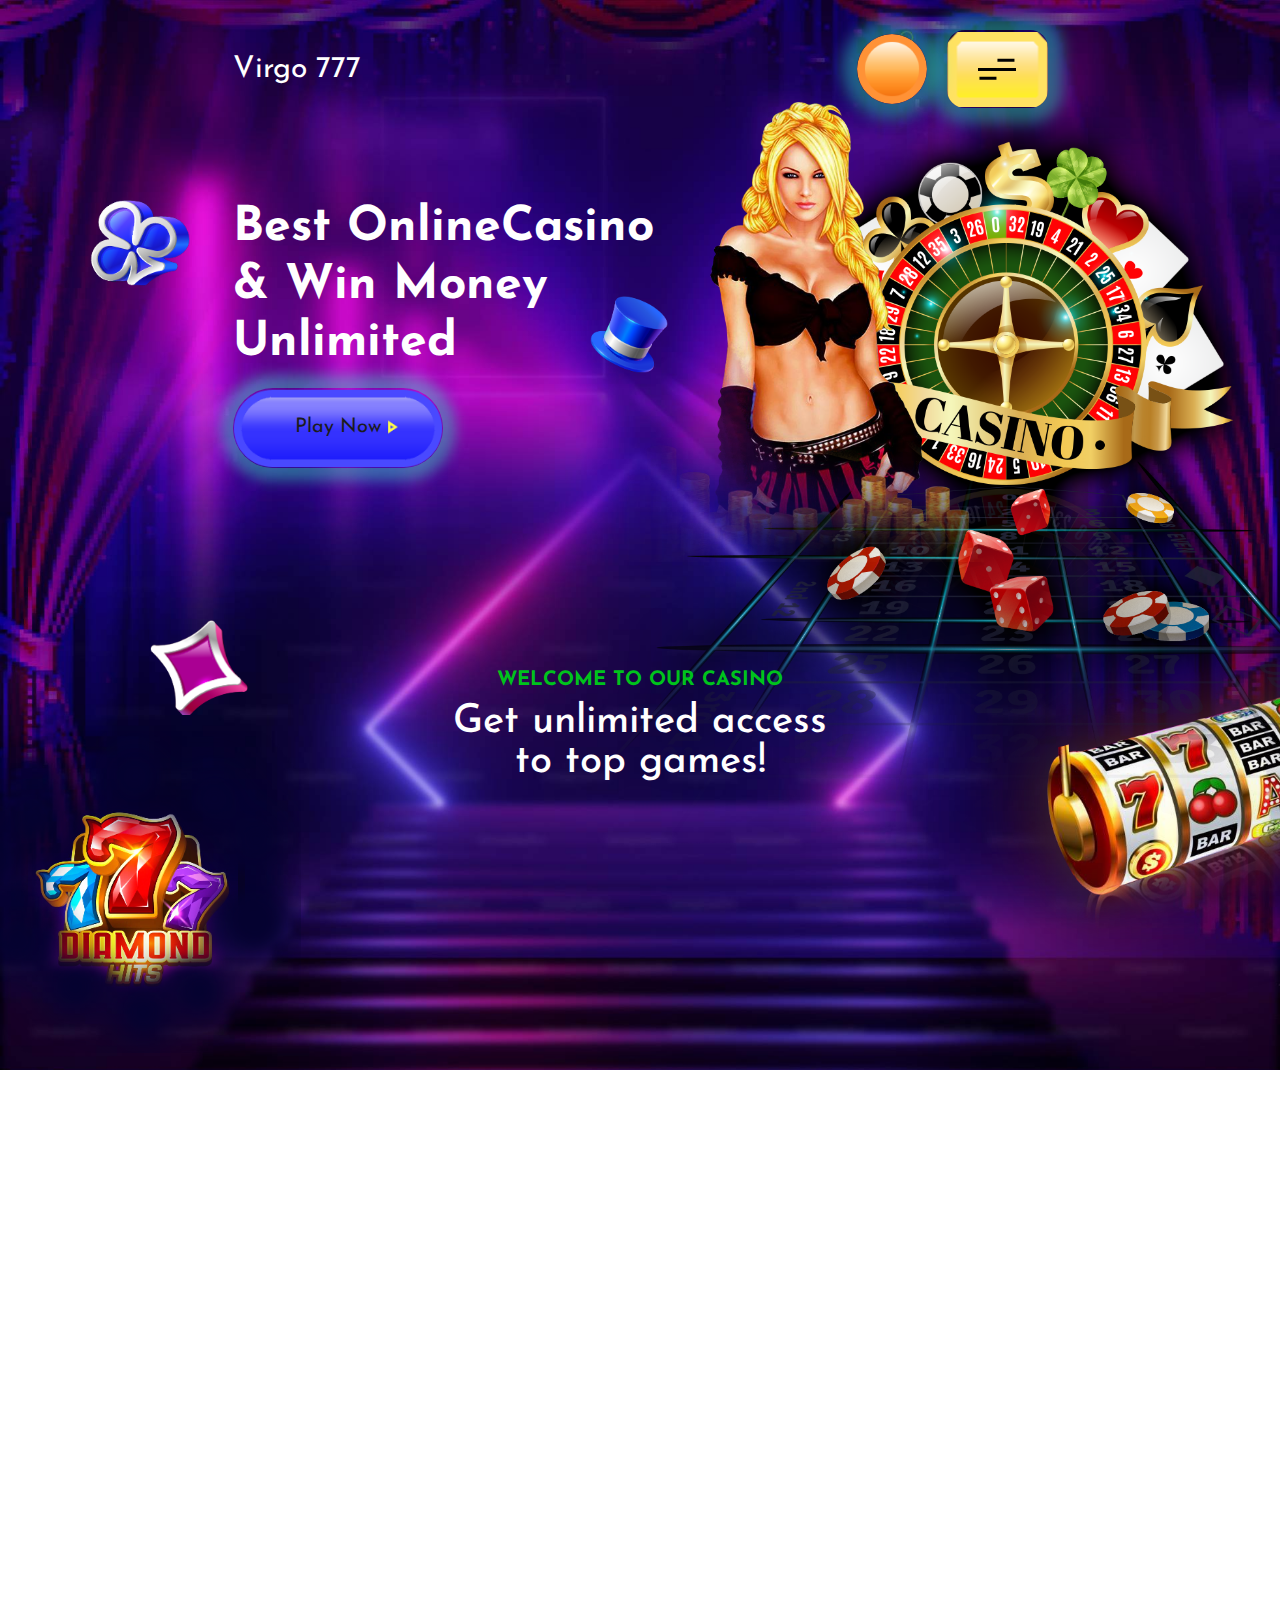
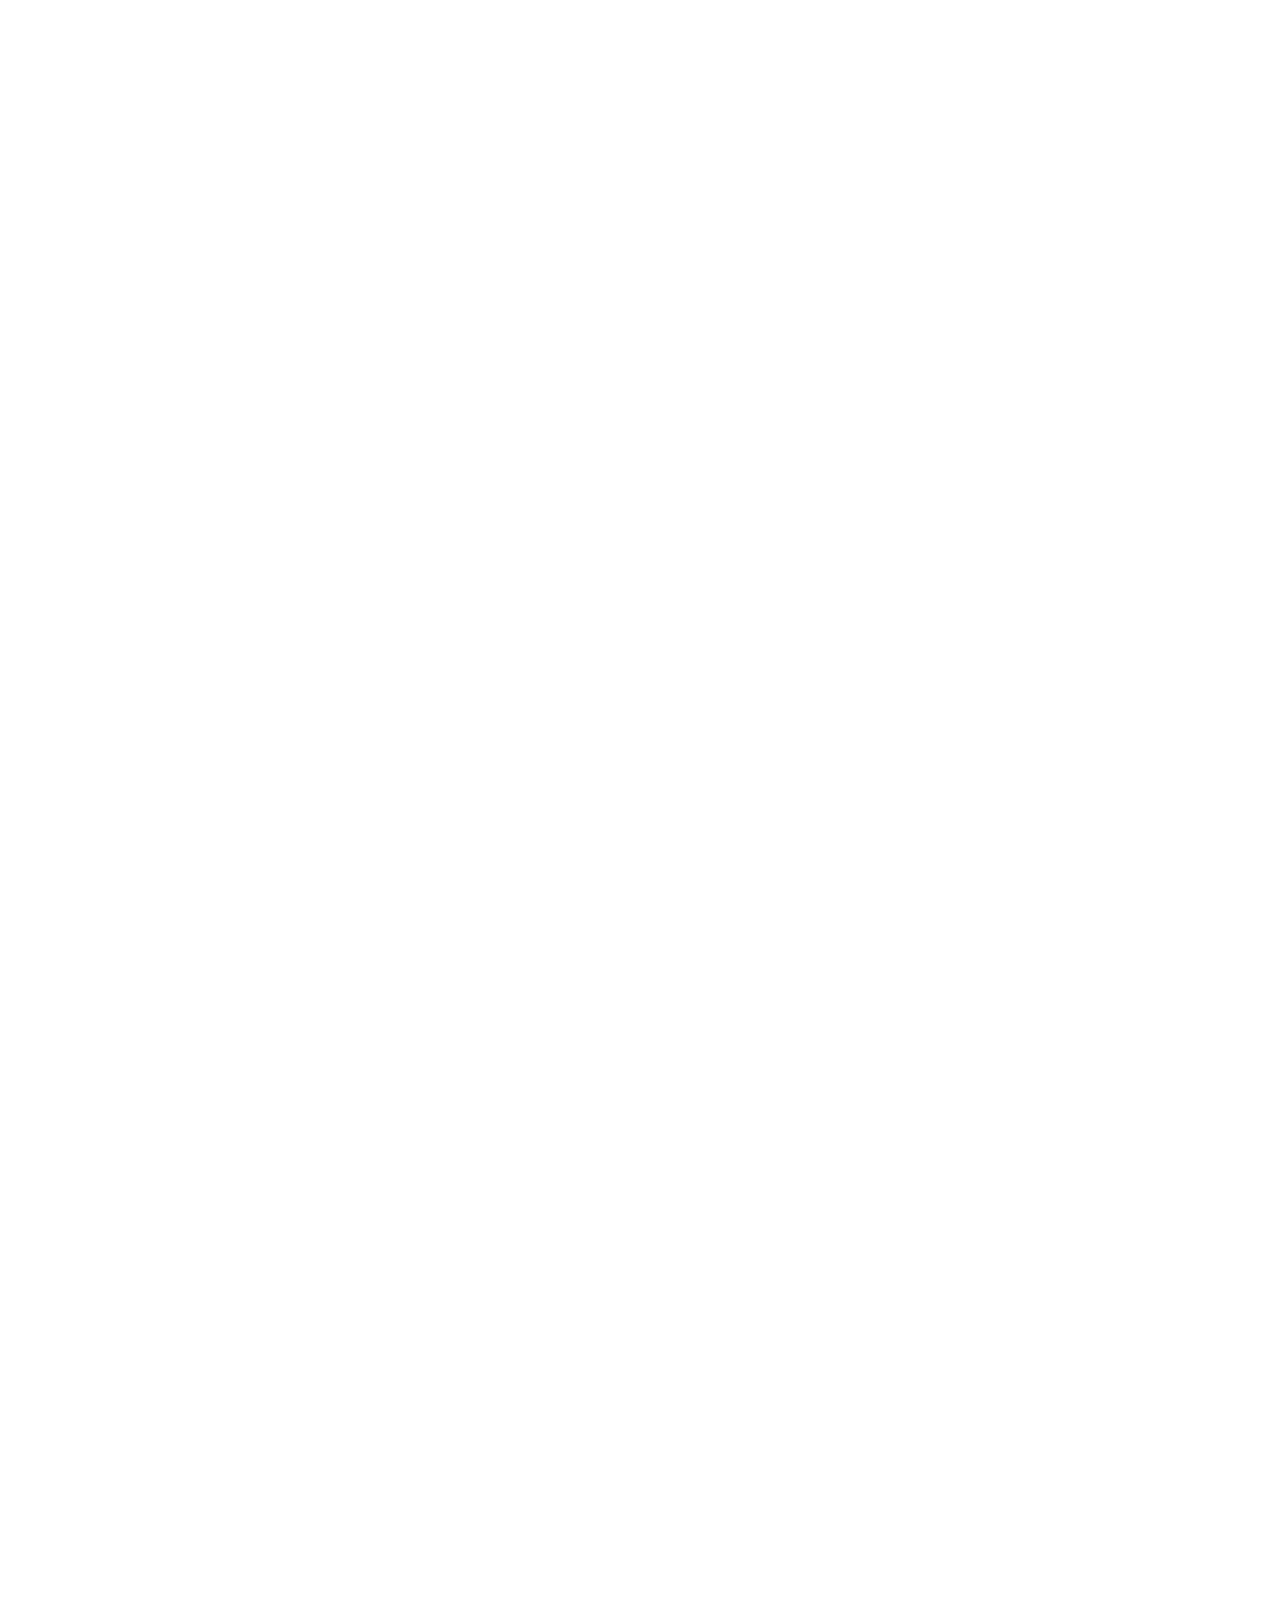
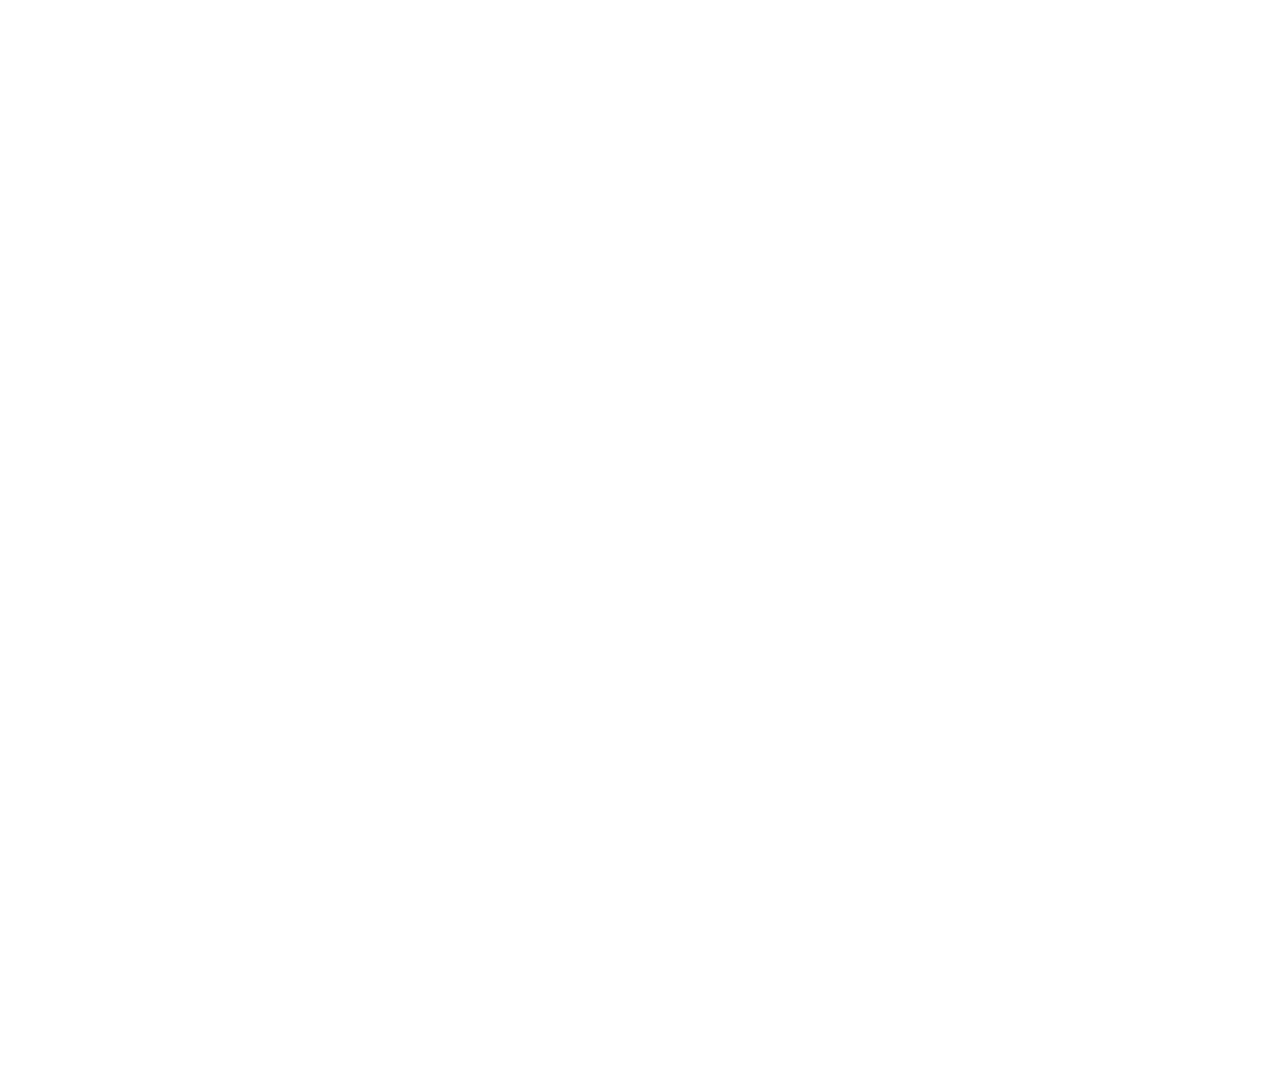
<file: index.html>
<!DOCTYPE html>
<html lang="en">
  <head>
    <meta charset="utf-8" />
    <meta
      name="viewport"
      content="width=device-width, initial-scale=1, shrink-to-fit=no"
    />
    <meta name="description" content="" />
    <meta name="author" content="" />
    <title>index</title>
    <!-- Bootstrap core CSS -->
    <link href="bootstrap/css/bootstrap.min.css" rel="stylesheet" />
    <link href="css/demo.css" rel="stylesheet" type="text/css" />
    <link href="css/style.css" rel="stylesheet" />
    <link rel="stylesheet" href="font/stylesheet.css" />
    <link
      rel="stylesheet"
      href="https://cdnjs.cloudflare.com/ajax/libs/font-awesome/6.4.0/css/all.min.css"
      integrity="sha512-iecdLmaskl7CVkqkXNQ/ZH/XLlvWZOJyj7Yy7tcenmpD1ypASozpmT/E0iPtmFIB46ZmdtAc9eNBvH0H/ZpiBw=="
      crossorigin="anonymous"
      referrerpolicy="no-referrer"
    />
    <link
      href="https://fonts.googleapis.com/css2?family=Josefin+Sans:wght@300;500;600;700&display=swap&family=Oswald:wght@700&display=swap"
      rel="stylesheet"
    />
    <link rel="stylesheet" type="text/css" href="css/slick.css" />
    <link
      rel="stylesheet"
      href="https://cdnjs.cloudflare.com/ajax/libs/animate.css/4.1.1/animate.min.css"
    />
    <link href="css/responsive.css" rel="stylesheet" />
    <script src="js/jquery.min.js"></script>
    <script src="bootstrap/js/bootstrap.min.js"></script>
    <script type="text/javascript" src="js/slick.js"></script>
    <script
      type="text/javascript"
      src="https://cdnjs.cloudflare.com/ajax/libs/wow/1.1.2/wow.min.js"
    ></script>
  </head>

  <body>
    <header class="header-area">
      <div class="container">
        <div class="head-wrap">
          <div class="row justify-content-between align-items-center">
            <div class="col-auto">
              <div class="logo">
                <a href="index.html">Virgo 777</a>
              </div>
            </div>
            <div class="col-auto">
              <span class="nv-open-bg"></span>
              <div class="navigation">
                <div class="row justify-content-between align-items-center">
                  <div class="col-auto">
                    <img class="close" src="images/close.png" alt="" />
                  </div>
                </div>
                <ul>
                  <li><a href="index.html">home</a></li>

                  <li><a href="login.html">login</a></li>
                  <li><a href="game.html">game</a></li>
                </ul>
              </div>
            </div>
            <div class="col-auto">
              <div class="header-right">
                <button
                  class="hdr-srch common-bg"
                  style="background-image: url(./images/Ellipse-n.png)"
                >
                  <i class="fa-solid fa-magnifying-glass"></i>
                  <div class="hder-srch-area">
                    <h3>search</h3>
                    <div class="each-filter-box">
                      <input
                        type="text"
                        class="form-control"
                        placeholder="search"
                      />
                    </div>
                  </div>
                </button>
                <button
                  class="humburger common-bg"
                  style="background-image: url(./images/rec-n.png)"
                >
                  <span class="menu-list"></span>
                </button>
              </div>
            </div>
          </div>
        </div>
      </div>
    </header>
    <main>
      <section
        class="banner-area common-bg wow animate__animated animate__fadeIn animate__slow 2s"
        style="background-image: url(./images/virgo-ban.jpg)"
      >
        <div class="container">
          <div class="banner-content">
            <div class="row align-items-top">
              <div class="col-md-7">
                <div class="ban-slogan">
                  <h1
                    class="wow animate__animated animate__fadeInLeft animate__slow 2s"
                  >
                    Best OnlineCasino & Win Money Unlimited
                  </h1>

                  <span
                    class="hat-img wow animate__animated animate__pulse animate__slow 2s animate__infinite infinite"
                    ><img src="images/hat.png" alt=""
                  /></span>
                </div>
                <div
                  class="ban-btn wow animate__animated animate__fadeInUp animate__slow 2s"
                >
                  <button
                    class="common-bg play-btn"
                    style="background-image: url(./images/play-nw-bt.png)"
                  >
                    <a href="#targetSection"> Play Now</a>
                    <span><img src="images/play-ar.png" alt="" /></span>
                  </button>
                </div>
              </div>
              <div class="col-md-5">
                <div class="ban-img">
                  <img
                    class="w-100 wow animate__animated animate__fadeInRight animate__slow 2s"
                    src="images/virgo-women.png"
                    alt=""
                  />
                </div>
              </div>
            </div>
            <div
              class="text-center wow animate__animated animate__fadeInUp animate__slow 2s"
            >
              <h3>WELCOME TO OUR CASINO</h3>
              <h2>Get unlimited access to top games!</h2>
            </div>
            <p
              class="wow animate__animated animate__fadeInUp animate__slow 2s"
            ></p>
            <div
              class="ban-count wow animate__animated animate__fadeInUp animate__slow 2s"
            >
              <ul></ul>
            </div>
          </div>
        </div>
        <span
          class="flr-img wow animate__animated animate__pulse animate__slow 2s animate__infinite infinite"
          ><img src="images/flwr.png" alt=""
        /></span>
        <span
          class="rect-img wow animate__animated animate__pulse animate__slow 2s animate__infinite infinite"
          ><img src="images/rect.png" alt=""
        /></span>
        <span
          class="ban-dmd-img wow animate__animated animate__pulse animate__slow 2s animate__infinite infinite"
          ><img src="images/ban-diamond.png" alt=""
        /></span>
        <span
          class="ban-reel-img wow animate__animated animate__pulse animate__slow 2s animate__infinite infinite"
          ><img src="images/reel-n.png" alt=""
        /></span>
        <div
          class="slot wow animate__animated animate__fadeInUp animate__slow 2s"
        >
          <h2>Slots-3d games</h2>
        </div>
      </section>
      <section
        class="ban-bottom-sec wow animate__animated animate__fadeIn animate__slow 2s"
        id="scrollToSectionButton"
      >
        <div
          class="ban-btm-img common-bg"
          style="background-image: url(./images/ban-btm-ng.png)"
        >
          <div class="text-center">
            <a
              class="choose-btn common-bg wow animate__animated animate__fadeInUp animate__slow 2s"
              style="background-image: url(./images/choose-btn.png)"
              href="#targetSection "
            >
              Choose a Game</a
            >
          </div>
        </div>
      </section>
      <section
        class="product-sec common-bg wow animate__animated animate__fadeIn animate__slow 2s"
        id="targetSection"
        style="background-image: url(./images/game-pr-bg.jpg)"
      >
        <span
          class="pro-flw wow animate__animated animate__pulse animate__slow 2s animate__infinite infinite"
          ><img class="w-100" src="images/pro-flw.png" alt=""
        /></span>
        <div class="container-fluid">
          <div
            class="text-center wow animate__animated animate__fadeInUp animate__slow 2s"
          >
            <h2>VIRGO 777</h2>
            <br />
            <p></p>
          </div>
          <div class="product-wrap">
            <div class="row g-0 justify-content-center">
              <div class="col-md-2">
                <div
                  class="each-product-box wow animate__animated animate__fadeInUp animate__slow 2s"
                >
                  <div class="each-pro-img">
                    <img class="w-100" src="images/vr-1.png" alt="" />
                  </div>
                  <div class="product-dtl">
                    <h4>Baccarat</h4>
                    <h5></h5>
                    <a
                      class="common-bg pr-nw-btn"
                      style="background-image: url(./images/product-btn.png)"
                      href="https://game.bootesoft.com/games/Baccarat"
                      >play now <span></span
                    ></a>
                  </div>
                </div>
              </div>
              <div class="col-md-2">
                <div
                  class="each-product-box wow animate__animated animate__fadeInUp animate__slow 2s"
                >
                  <div class="each-pro-img">
                    <img class="w-100" src="images/vr-2.png" alt="" />
                  </div>
                  <div class="product-dtl">
                    <h4>Blackjack</h4>
                    <h5></h5>
                    <a
                      class="common-bg pr-nw-btn"
                      style="background-image: url(./images/product-btn.png)"
                      href="https://game.bootesoft.com/games/blackjack"
                      >play now <span></span
                    ></a>
                  </div>
                </div>
              </div>
              <div class="col-md-2">
                <div
                  class="each-product-box wow animate__animated animate__fadeInUp animate__slow 2s"
                >
                  <div class="each-pro-img">
                    <img class="w-100" src="images/vr-3.png" alt="" />
                  </div>
                  <div class="product-dtl">
                    <h4>American-roulette</h4>
                    <h5></h5>
                    <a
                      class="common-bg pr-nw-btn"
                      style="background-image: url(./images/product-btn.png)"
                      href="https://game.bootesoft.com/games/american-roulette"
                      >play now <span></span
                    ></a>
                  </div>
                </div>
              </div>
              <div class="col-md-2">
                <div
                  class="each-product-box wow animate__animated animate__fadeInUp animate__slow 2s"
                >
                  <div class="each-pro-img">
                    <img class="w-100" src="images/vr-4.png" alt="" />
                  </div>
                  <div class="product-dtl">
                    <h4>Animal slots</h4>
                    <h5></h5>
                    <a
                      class="common-bg pr-nw-btn"
                      style="background-image: url(./images/product-btn.png)"
                      href="https://game.bootesoft.com/games/slots/animals"
                      >play now <span></span
                    ></a>
                  </div>
                </div>
              </div>
              <div class="col-md-2">
                <div
                  class="each-product-box wow animate__animated animate__fadeInUp animate__slow 2s"
                >
                  <div class="each-pro-img">
                    <img class="w-100" src="images/vr-5.png" alt="" />
                  </div>
                  <div class="product-dtl">
                    <h4>Fruit slots</h4>
                    <h5></h5>
                    <a
                      class="common-bg pr-nw-btn"
                      style="background-image: url(./images/product-btn.png)"
                      href="https://game.bootesoft.com/games/slots/fruits"
                      >play now <span></span
                    ></a>
                  </div>
                </div>
              </div>
              <div class="col-md-2">
                <div
                  class="each-product-box wow animate__animated animate__fadeInUp animate__slow 2s"
                >
                  <div class="each-pro-img">
                    <img class="w-100" src="images/vr-6.png" alt="" />
                  </div>
                  <div class="product-dtl">
                    <h4>Dice</h4>
                    <h5></h5>
                    <a
                      class="common-bg pr-nw-btn"
                      style="background-image: url(./images/product-btn.png)"
                      href="https://game.bootesoft.com/games/dice"
                      >play now <span></span
                    ></a>
                  </div>
                </div>
              </div>
              <div class="col-md-2">
                <div
                  class="each-product-box wow animate__animated animate__fadeInUp animate__slow 2s"
                >
                  <div class="each-pro-img">
                    <img class="w-100" src="images/vr-7.png" alt="" />
                  </div>
                  <div class="product-dtl">
                    <h4>Crash</h4>
                    <h5></h5>
                    <a
                      class="common-bg pr-nw-btn"
                      style="background-image: url(./images/product-btn.png)"
                      href="https://game.bootesoft.com/games/crash"
                      >play now <span></span
                    ></a>
                  </div>
                </div>
              </div>
              <div class="col-md-2">
                <div
                  class="each-product-box wow animate__animated animate__fadeInUp animate__slow 2s"
                >
                  <div class="each-pro-img">
                    <img class="w-100" src="images/vr-8.png" alt="" />
                  </div>
                  <div class="product-dtl">
                    <h4>Horse-racing</h4>
                    <h5></h5>
                    <a
                      class="common-bg pr-nw-btn"
                      style="background-image: url(./images/product-btn.png)"
                      href="https://game.bootesoft.com/games/horse-racing"
                      >play now <span></span
                    ></a>
                  </div>
                </div>
              </div>
              <div class="col-md-2 product-hide">
                <div class="each-product-box">
                  <div class="each-pro-img">
                    <img class="w-100" src="images/vr-9.png" alt="" />
                  </div>
                  <div class="product-dtl">
                    <h4>Slots-3D</h4>
                    <h5></h5>
                    <a
                      class="common-bg pr-nw-btn"
                      style="background-image: url(./images/product-btn.png)"
                      href="https://game.bootesoft.com/games/slots-3d"
                      >play now <span></span
                    ></a>
                  </div>
                </div>
              </div>
              <div class="col-md-2 product-hide">
                <div class="each-product-box">
                  <div class="each-pro-img">
                    <img class="w-100" src="images/carb-ls-1.png" alt="" />
                  </div>
                  <div class="product-dtl">
                    <h4>caribbean poker</h4>
                    <h5></h5>
                    <a
                      class="common-bg pr-nw-btn"
                      style="background-image: url(./images/product-btn.png)"
                      href="https://game.bootesoft.com/games/caribbean-poker"
                      >play now <span></span
                    ></a>
                  </div>
                </div>
              </div>
              <div class="col-md-2 product-hide">
                <div class="each-product-box">
                  <div class="each-pro-img">
                    <img class="w-100" src="images/cas-hold.png" alt="" />
                  </div>
                  <div class="product-dtl">
                    <h4>casino holdem</h4>
                    <h5></h5>
                    <a
                      class="common-bg pr-nw-btn"
                      style="background-image: url(./images/product-btn.png)"
                      href="https://game.bootesoft.com/games/casino-holdem"
                      >play now <span></span
                    ></a>
                  </div>
                </div>
              </div>
              <div class="col-md-2 product-hide">
                <div class="each-product-box">
                  <div class="each-pro-img">
                    <img class="w-100" src="images/game-pr-1.png" alt="" />
                  </div>
                  <div class="product-dtl">
                    <h4>Dice 3D</h4>
                    <h5></h5>
                    <a
                      class="common-bg pr-nw-btn"
                      style="background-image: url(./images/product-btn.png)"
                      href="https://game.bootesoft.com/games/dice-3d"
                      >play now <span></span
                    ></a>
                  </div>
                </div>
              </div>
              <div class="col-md-2 product-hide">
                <div class="each-product-box">
                  <div class="each-pro-img">
                    <img class="w-100" src="images/game-pr-2.png" alt="" />
                  </div>
                  <div class="product-dtl">
                    <h4>European Roulette</h4>
                    <h5></h5>
                    <a
                      class="common-bg pr-nw-btn"
                      style="background-image: url(./images/product-btn.png)"
                      href="https://game.bootesoft.com/games/european-roulette"
                      >play now <span></span
                    ></a>
                  </div>
                </div>
              </div>
              <div class="col-md-2 product-hide">
                <div class="each-product-box">
                  <div class="each-pro-img">
                    <img class="w-100" src="images/vr-10.png" alt="" />
                  </div>
                  <div class="product-dtl">
                    <h4>Heads Or Tails</h4>
                    <h5></h5>
                    <a
                      class="common-bg pr-nw-btn"
                      style="background-image: url(./images/product-btn.png)"
                      href="https://game.bootesoft.com/games/heads-or-tails"
                      >play now <span></span
                    ></a>
                  </div>
                </div>
              </div>
              <div class="col-md-2 product-hide">
                <div class="each-product-box">
                  <div class="each-pro-img">
                    <img class="w-100" src="images/game-pro-5.png" alt="" />
                  </div>
                  <div class="product-dtl">
                    <h4>Keno</h4>
                    <h5></h5>
                    <a
                      class="common-bg pr-nw-btn"
                      style="background-image: url(./images/product-btn.png)"
                      href="https://game.bootesoft.com/games/keno"
                      >play now <span></span
                    ></a>
                  </div>
                </div>
              </div>
              <div class="col-md-2 product-hide">
                <div class="each-product-box">
                  <div class="each-pro-img">
                    <img class="w-100" src="images/game-pro-6.png" alt="" />
                  </div>
                  <div class="product-dtl">
                    <h4>Lucky Wheel</h4>
                    <h5></h5>
                    <a
                      class="common-bg pr-nw-btn"
                      style="background-image: url(./images/product-btn.png)"
                      href="https://game.bootesoft.com/games/lucky-wheel/wheel-of-fortune"
                      >play now <span></span
                    ></a>
                  </div>
                </div>
              </div>
              <div class="col-md-2 product-hide">
                <div class="each-product-box">
                  <div class="each-pro-img">
                    <img class="w-100" src="images/vr-2.png" alt="" />
                  </div>
                  <div class="product-dtl">
                    <h4>Multiplayer blackjack</h4>
                    <h5></h5>
                    <a
                      class="common-bg pr-nw-btn"
                      style="background-image: url(./images/product-btn.png)"
                      href="https://game.bootesoft.com/games/multiplayer-blackjack"
                      >play now <span></span
                    ></a>
                  </div>
                </div>
              </div>
              <div class="col-md-2 product-hide">
                <div class="each-product-box">
                  <div class="each-pro-img">
                    <img class="w-100" src="images/game-pro-7.png" alt="" />
                  </div>
                  <div class="product-dtl">
                    <h4>Multiplayer-roulette</h4>
                    <h5></h5>
                    <a
                      class="common-bg pr-nw-btn"
                      style="background-image: url(./images/product-btn.png)"
                      href="https://game.bootesoft.com/games/multiplayer-roulette"
                      >play now <span></span
                    ></a>
                  </div>
                </div>
              </div>
              <div class="col-md-2 product-hide">
                <div class="each-product-box">
                  <div class="each-pro-img">
                    <img class="w-100" src="images/game-pro-8.png" alt="" />
                  </div>
                  <div class="product-dtl">
                    <h4>Plinko</h4>
                    <h5></h5>
                    <a
                      class="common-bg pr-nw-btn"
                      style="background-image: url(./images/product-btn.png)"
                      href="https://game.bootesoft.com/games/plinko"
                      >play now <span></span
                    ></a>
                  </div>
                </div>
              </div>
              <div class="col-md-2 product-hide">
                <div class="each-product-box">
                  <div class="each-pro-img">
                    <img class="w-100" src="images/game-pro-9.png" alt="" />
                  </div>
                  <div class="product-dtl">
                    <h4>Sic bo</h4>
                    <h5></h5>
                    <a
                      class="common-bg pr-nw-btn"
                      style="background-image: url(./images/product-btn.png)"
                      href="https://game.bootesoft.com/games/sic-bo"
                      >play now <span></span
                    ></a>
                  </div>
                </div>
              </div>
              <div class="col-md-2 product-hide">
                <div class="each-product-box">
                  <div class="each-pro-img">
                    <img class="w-100" src="images/vd-pok.png" alt="" />
                  </div>
                  <div class="product-dtl">
                    <h4>Video poker</h4>
                    <h5></h5>
                    <a
                      class="common-bg pr-nw-btn"
                      style="background-image: url(./images/product-btn.png)"
                      href="https://game.bootesoft.com/games/video-poker"
                      >play now <span></span
                    ></a>
                  </div>
                </div>
              </div>
            </div>
          </div>
        </div>
        <div
          class="load-area wow animate__animated animate__fadeIn animate__slow 2s"
        >
          <div class="text-center">
            <div class="text-center">
              <button
                class="common-bg load-mr-btn wow animate__animated animate__fadeInUp animate__slow 2s"
                style="background-image: url(./images/load-btn.png)"
                href="#"
              >
                load more
              </button>
              <button
                class="common-bg load-ls-btn wow animate__animated animate__fadeInUp animate__slow 2s"
                style="background-image: url(./images/load-btn.png)"
                href="#"
              >
                load less
              </button>
            </div>
          </div>
          <ul class="wow animate__animated animate__fadeInUp animate__slow 2s">
            <li>
              <span
                class="common-bg"
                style="background-image: url(./images/load-circle.png)"
                ><img src="images/edge.png" alt=""
              /></span>
              <h5>Low House Edge</h5>
            </li>
            <li>
              <span
                class="common-bg"
                style="background-image: url(./images/load-circle.png)"
                ><img src="images/sheel.png" alt=""
              /></span>
              <h5>Secure Payments</h5>
            </li>
            <li>
              <span
                class="common-bg"
                style="background-image: url(./images/load-circle.png)"
                ><img src="images/car.png" alt=""
              /></span>
              <h5>Fast Payouts</h5>
            </li>
            <li>
              <span
                class="common-bg"
                style="background-image: url(./images/load-circle.png)"
                ><img src="images/head-phone.png" alt=""
              /></span>
              <h5>Support</h5>
            </li>
          </ul>
        </div>
        <span
          class="load-left-img wow animate__animated animate__swing animate__slow 2s animate__infinite infinite"
          ><img class="w-100" src="images/load-img-1.png" alt=""
        /></span>
        <span
          class="load-right-img wow animate__animated animate__swing animate__slow 2s animate__infinite infinite"
          ><img class="w-100" src="images/loader-img-2.png" alt=""
        /></span>
      </section>
      <section
        class="biggestwin-sec common-bg wow animate__animated animate__fadeIn animate__slow 2s"
        style="background-image: url(./images/biggest-bg.jpg)"
      >
        <div
          class="text-center wow animate__animated animate__fadeInUp animate__slow 2s"
        >
          <h4>Biggest win</h4>
          <div class="credit-btn">
            <button
              class="common-bg"
              style="background-image: url(./images/credit-btn.png)"
            >
              1,000.00 credits
            </button>
          </div>
        </div>
        <span
          class="win-left-img wow animate__animated animate__fadeIn animate__slow 2s animate__infinite infinite"
          ><img class="w-100" src="images/biggest-left-img.png" alt=""
        /></span>
        <span
          class="win-right-img wow animate__animated animate__fadeIn animate__slow 2s animate__infinite infinite"
          ><img class="w-100" src="images/biggest-right-img.png" alt=""
        /></span>
      </section>
      <section
        class="bonus-sec common-bg wow animate__animated animate__fadeIn animate__slow 2s"
        style="background-image: url(./images/foot-bg.jpg)"
      >
        <div
          class="text-center wow animate__animated animate__fadeInUp animate__slow 2s"
        >
          <h3>Earn free credits and bonuses</h3>
        </div>
        <div class="bonus-wrap">
          <div class="container-fluid">
            <div class="row">
              <div class="col-lg-3 col-md-6">
                <div
                  class="each-bonus-box wow animate__animated animate__fadeInUp animate__slow 2s"
                >
                  <div class="each-bonus-img">
                    <img class="w-100" src="images/boun-1.png" alt="" />
                  </div>
                  <div class="each-bonus-txt">
                    <h4>Sign up bonus</h4>
                    <p>Sign up and get 1000 free credits to play.</p>
                  </div>
                </div>
              </div>
              <div class="col-lg-3 col-md-6">
                <div
                  class="each-bonus-box wow animate__animated animate__fadeInUp animate__slow 2s"
                >
                  <div class="each-bonus-img">
                    <img class="w-100" src="images/boun-2.png" alt="" />
                  </div>
                  <div class="each-bonus-txt">
                    <h4>Affiliate program</h4>
                    <p>
                      Refer your friends to the casino and get bonuses when they
                      play games.
                    </p>
                  </div>
                </div>
              </div>
              <div class="col-lg-3 col-md-6">
                <div
                  class="each-bonus-box wow animate__animated animate__fadeInUp animate__slow 2s"
                >
                  <div class="each-bonus-img">
                    <img class="w-100" src="images/boun-3.png" alt="" />
                  </div>
                  <div class="each-bonus-txt">
                    <h4>Faucet</h4>
                    <p>
                      Top up your balance with extra free credits on a regular
                      basis.
                    </p>
                  </div>
                </div>
              </div>
              <div class="col-lg-3 col-md-6">
                <div class="each-bonus-box">
                  <div
                    class="each-bonus-img wow animate__animated animate__fadeInUp animate__slow 2s"
                  >
                    <img class="w-100" src="images/boun-4.png" alt="" />
                  </div>
                  <div class="each-bonus-txt">
                    <h4>Chat rain</h4>
                    <p>
                      Be active in chat and take a chance to get up to 100
                      credits in reward.
                    </p>
                  </div>
                </div>
              </div>
            </div>
          </div>
        </div>
        <footer class="footer-sec">
          <span
            class="ft-sm-img wow animate__animated animate__pulse animate__slow 2s animate__infinite infinite"
            ><img class="w-100" src="images/footer-small-img.png" alt=""
          /></span>
          <div class="container">
            <div
              class="text-center wow animate__animated animate__fadeInUp animate__slow 2s"
            >
              <div class="foot-txt-blk">
                <h3>Buy tickets and win raffles</h3>
                <p>No raffles are running at the moment.</p>
              </div>
            </div>
            <div class="getin-touch">
              <ul
                class="footer-link wow animate__animated animate__fadeInUp animate__slow 2s"
              >
                <li>
                  <a href="https://game.bootesoft.com/pages/provably-fair"
                    ><span>Provably Fair </span></a
                  >
                </li>
                <li>
                  <a href="https://game.bootesoft.com/pages/terms-of-use"
                    ><span>Terms & Conditions</span></a
                  >
                </li>
                <li>
                  <a href="https://game.bootesoft.com/pages/privacy-policy"
                    ><span>Privacy Policy</span></a
                  >
                </li>
              </ul>
            </div>
          </div>
          <span
            class="ft-women-outer wow animate__animated animate__fadeInRight animate__slow 2s"
          >
            <img class="w-100" src="images/footer-women-img.png" alt="" />
          </span>
        </footer>
      </section>
    </main>
    <script src="js/custom.js"></script>
  </body>
</html>
</file>
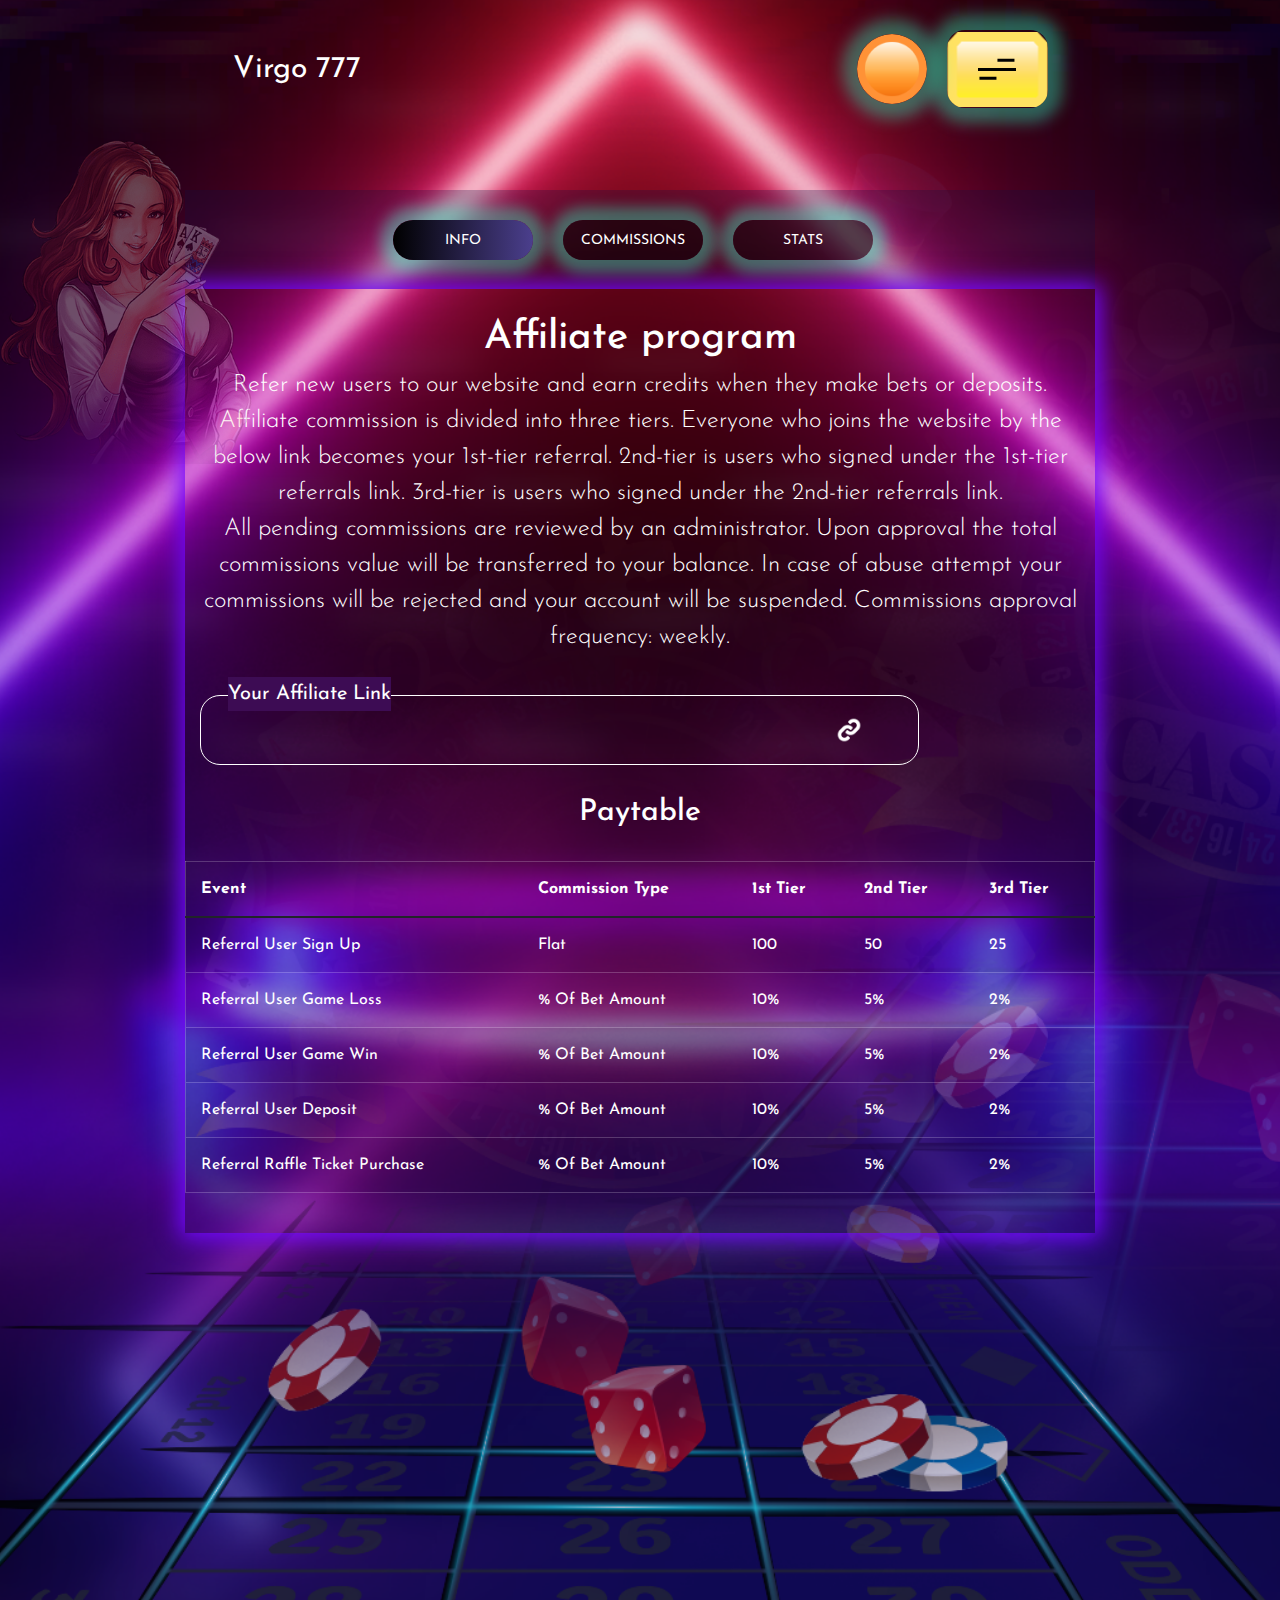
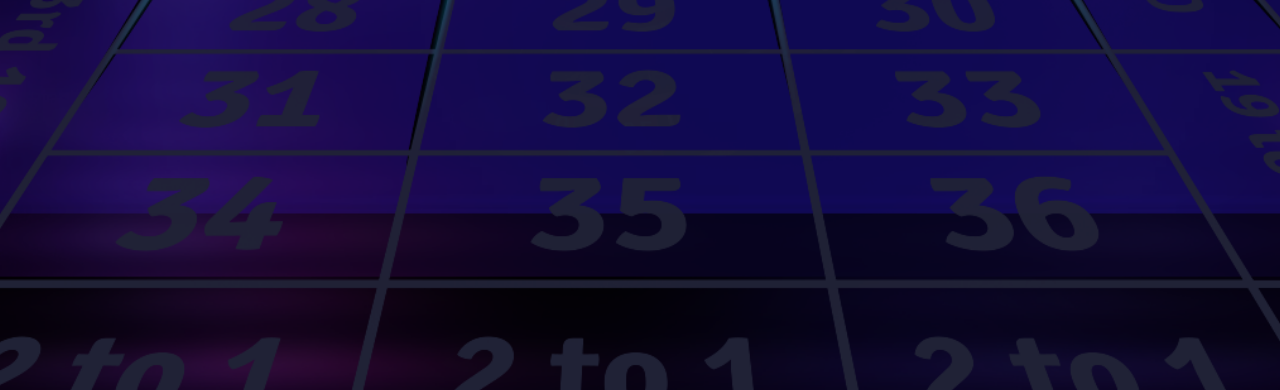
<file: affiliate.html>
<!doctype html>
<html lang="en"> 
 <head> 
  <meta charset="utf-8"> 
  <meta name="viewport" content="width=device-width, initial-scale=1, shrink-to-fit=no"> 
  <meta name="description" content=""> 
  <meta name="author" content=""> 
  <title>affiliate</title> <!-- Bootstrap core CSS --> 
  <link href="bootstrap/css/bootstrap.min.css" rel="stylesheet"> 
  <link rel="stylesheet" href="bootstrap/css/bootstrap.min.css.map"> 
  <link href="css/demo.css" rel="stylesheet" type="text/css"> 
  <link href="css/style.css" rel="stylesheet"> 
  <link rel="stylesheet" href="font/stylesheet.css"> 
  <link rel="stylesheet" href="https://cdnjs.cloudflare.com/ajax/libs/font-awesome/6.4.0/css/all.min.css" integrity="sha512-iecdLmaskl7CVkqkXNQ/ZH/XLlvWZOJyj7Yy7tcenmpD1ypASozpmT/E0iPtmFIB46ZmdtAc9eNBvH0H/ZpiBw==" crossorigin="anonymous" referrerpolicy="no-referrer"> 
  <link href="https://fonts.googleapis.com/css2?family=Josefin+Sans:wght@300;500;600;700&amp;display=swap&amp;family=Oswald:wght@700&amp;display=swap" rel="stylesheet"> 
  <link rel="stylesheet" type="text/css" href="css/slick.css"> 
  <link rel="stylesheet" href="https://cdnjs.cloudflare.com/ajax/libs/twitter-bootstrap/5.3.0/css/bootstrap.min.css"> 
  <link rel="stylesheet" href="https://cdn.datatables.net/1.13.5/css/dataTables.bootstrap5.min.css"> 
  <link rel="stylesheet" href="https://cdnjs.cloudflare.com/ajax/libs/animate.css/4.1.1/animate.min.css"> 
  <link href="css/responsive.css" rel="stylesheet"> 
  <script src="js/jquery.min.js"></script> 
  <script src="https://code.jquery.com/jquery-3.7.0.js"></script> 
  <script src="https://cdn.datatables.net/1.13.5/js/jquery.dataTables.min.js"></script> 
  <script src="https://cdn.datatables.net/1.13.5/js/dataTables.bootstrap5.min.js"></script> 
  <script src="bootstrap/js/bootstrap.min.js"></script> 
  <script type="text/javascript" src="js/slick.js"></script> 
  <script type="text/javascript" src="https://cdnjs.cloudflare.com/ajax/libs/wow/1.1.2/wow.min.js"></script> 
 </head> 
 <body> 
  <header class="header-area"> 
   <div class="container"> 
    <div class="head-wrap"> 
     <div class="row justify-content-between align-items-center"> 
      <div class="col-auto"> 
       <div class="logo"> <a href="index.html">Virgo 777</a> 
       </div> 
      </div> 
      <div class="col-auto"> <span class="nv-open-bg"></span> 
       <div class="navigation"> 
        <div class="row justify-content-between align-items-center"> 
         <div class="col-auto"> 
          <img class="close" src="images/close.png" alt=""> 
         </div> 
        </div> 
        <ul> 
         <li><a href="index.html">home</a></li> 
         <li><a href="game-slot-animals.html">game slot animals</a></li> 
         <li><a href="game-slot-fruits.html">game slot fruits</a></li> 
         <li><a href="login.html">login</a></li> 
         <li><a href="game.html">game</a></li> 
        </ul> 
       </div> 
      </div> 
      <div class="col-auto"> 
       <div class="header-right"> <button class="hdr-srch common-bg" style="background-image: url(./images/Ellipse-n.png);"><i class="fa-solid fa-magnifying-glass"></i> 
         <div class="hder-srch-area"> 
          <h3>search</h3> 
          <div class="each-filter-box"> 
           <input type="text" class="form-control" placeholder="search"> 
          </div> 
         </div> </button> <button class="humburger common-bg" style="background-image: url(./images/rec-n.png);"> <span class="menu-list"></span> </button> 
       </div> 
      </div> 
     </div> 
    </div> 
   </div> 
  </header> 
  <main> 
   <section class="bonus-sec login-footer raffle-sec affiliate-sec common-bg wow animate__animated animate__fadeIn animate__slow 2s" style="background-image: url(./images/login-page-bg.png);"> 
    <div class="game-history-sec"> <span class="one-women-left wow animate__animated animate__fadeInleft animate__slow 2s"><img class="w-100" src="images/one-women.png" alt=""></span> 
     <div class="container-fluid"> 
      <div class="dtl-tab-area wow animate__animated animate__fadeInUp animate__slow 2s"> 
       <div class="tab-btn"> 
        <ul class="nav nav-tabs" id="myTab" role="tablist"> 
         <li class="nav-item" role="presentation"> <button class="nav-link active" id="home-tab" data-bs-toggle="tab" data-bs-target="#home" type="button" role="tab" aria-controls="home" aria-selected="false">INFO</button> </li> 
         <li class="nav-item" role="presentation"> <button class="nav-link" id="menu1-tab" data-bs-toggle="tab" data-bs-target="#menu1" type="button" role="tab" aria-controls="1" aria-selected="true">COMMISSIONS</button> </li> 
         <li class="nav-item" role="presentation"> <button class="nav-link" id="menu2-tab" data-bs-toggle="tab" data-bs-target="#menu2" type="button" role="tab" aria-controls="2" aria-selected="false">STATS</button> </li> 
        </ul> 
       </div> 
       <div class="tab-content-wrapper"> 
        <div class="tab-content" id="myTabContent"> 
         <div class="tab-pane fade active show" id="home" role="tabpanel" aria-labelledby="home-tab"> 
          <div class="history-game-table"> 
           <div class="history-game-tab-head"> 
            <div class="row justify-content-between"> 
             <h2>Affiliate program</h2> 
             <p>Refer new users to our website and earn credits when they make bets or deposits.<br> Affiliate commission is divided into three tiers. Everyone who joins the website by the below link becomes your 1st-tier referral. 2nd-tier is users who signed under the 1st-tier referrals link. 3rd-tier is users who signed under the 2nd-tier referrals link.<br> All pending commissions are reviewed by an administrator. Upon approval the total commissions value will be transferred to your balance. In case of abuse attempt your commissions will be rejected and your account will be suspended. Commissions approval frequency: weekly.</p> 
             <div class="row align-items-center"> 
              <div class="col-10"> 
               <div class="each-filter-box"> <label for="" class="srch-up">Your affiliate link</label> 
                <input type="text" class="form-control" placeholder="Demo2"> <button><img class="w-100" src="images/link.png" alt=""></button> 
               </div> 
              </div> 
              <div class="col-2"> 
               <div class="gm-tab-hd-btn"> <button id="filter-clk-2"><i class="fa-solid fa-share-nodes"></i></button> 
                <div class="filter-area"> 
                 <ul class="afflimate-share"> 
                  <li><a href=""><span><i class="fa-solid fa-envelope"></i></span>Send by email</a></li> 
                  <li><a href=""><span><i class="fa-brands fa-whatsapp"></i></span>Send by WhatsApp</a></li> 
                  <li><a href=""><span><i class="fa-brands fa-facebook"></i></span> Share on Facebook</a></li> 
                  <li><a href=""><span><i class="fa-brands fa-twitter"></i></span>Share on Twitter</a></li> 
                 </ul> 
                </div> 
               </div> 
              </div> 
             </div> 
             <h3>Paytable</h3> 
            </div> 
           </div> 
           <table id="example" class="table table-striped game-his-tab " style="width:100%"> 
            <thead> 
             <tr> 
              <th>Event</th> 
              <th>Commission type</th> 
              <th>1st tier</th> 
              <th>2nd tier</th> 
              <th>3rd tier</th> 
             </tr> 
            </thead> 
            <tbody> 
             <tr> 
              <td>Referral user sign up</td> 
              <td>Flat</td> 
              <td>100</td> 
              <td>50</td> 
              <td>25</td> 
             </tr> 
             <tr> 
              <td>Referral user game loss</td> 
              <td>% of bet amount</td> 
              <td>10%</td> 
              <td>5%</td> 
              <td>2%</td> 
             </tr> 
             <tr> 
              <td>Referral user game win</td> 
              <td>% of bet amount</td> 
              <td>10%</td> 
              <td>5%</td> 
              <td>2%</td> 
             </tr> 
             <tr> 
              <td>Referral user deposit</td> 
              <td>% of bet amount</td> 
              <td>10%</td> 
              <td>5%</td> 
              <td>2%</td> 
             </tr> 
             <tr> 
              <td>Referral raffle ticket purchase</td> 
              <td>% of bet amount</td> 
              <td>10%</td> 
              <td>5%</td> 
              <td>2%</td> 
             </tr> 
            </tbody> 
           </table> 
          </div> 
         </div> 
         <div class="tab-pane fade" id="menu1" role="tabpanel" aria-labelledby="menu1-tab"> 
          <div class="history-game-table"> 
           <div class="history-game-tab-head"> 
            <div class="row justify-content-between"> 
             <div class="col-auto"> 
              <h2>Commissions</h2> 
             </div> 
             <div class="col-auto"> 
              <div class="gm-tab-hd-btn"> <button><i class="fa-solid fa-arrows-rotate"></i></button> <button id="filter-clk"><i class="fa-solid fa-filter"></i></button> 
               <div id="affliate-fil-area" class="filter-area"> 
                <h3>filter</h3> 
                <form action=""> 
                 <div class="each-filter-box"> <label>period</label> <select class="form-select" aria-label="Default select example"> <option selected>all time</option> <option value="1">last 24 hours</option> <option value="2">This weak</option> <option value="3">this month</option> </select> 
                 </div> 
                 <div class="each-filter-box"> <label>game</label> <select class="form-select" aria-label="Default select example"> <option selected>all</option> <option value="1">Slots</option> <option value="2">American Roulette</option> <option value="3">Baccarat</option> </select> 
                 </div> 
                 <div class="each-filter-box"> <label>results</label> <select class="form-select" aria-label="Default select example"> <option selected>all</option> <option value="1">profitable</option> <option value="2">unprofitable</option> </select> 
                 </div> 
                 <div class="reset-btn-grp"> <button>RESET</button> <button>APPLY</button> 
                 </div> 
                </form> 
               </div> 
              </div> 
             </div> 
            </div> 
           </div> 
           <table id="example" class="table table-striped game-his-tab example-tab1-dt" style="width:100%"> 
            <thead> 
             <tr> 
              <th>ID</th> 
              <th>Tier</th> 
              <th>Type</th> 
              <th>Status</th> 
              <th>Amount</th> 
              <th>Created at</th> 
             </tr> 
            </thead> 
            <tbody> 
             <tr> 
              <td>1234</td> 
              <td>1</td> 
              <td>2</td> 
              <td>30.00</td> 
              <td>2</td> 
              <td></td> 
             </tr> 
             <tr> 
              <td>5467</td> 
              <td>2</td> 
              <td>4</td> 
              <td>50.00</td> 
              <td>4</td> 
              <td></td> 
             </tr> 
             <tr> 
              <td>6563</td> 
              <td>4</td> 
              <td>1</td> 
              <td>10.00</td> 
              <td>6</td> 
              <td></td> 
             </tr> 
             <tr> 
              <td>4853</td> 
              <td>7</td> 
              <td>8</td> 
              <td>70.00</td> 
              <td>8</td> 
              <td></td> 
             </tr> 
             <tr> 
              <td>1453</td> 
              <td>1</td> 
              <td>2</td> 
              <td>30.00</td> 
              <td>2</td> 
              <td></td> 
             </tr> 
            </tbody> 
           </table> 
          </div> 
         </div> 
         <div class="tab-pane fade" id="menu2" role="tabpanel" aria-labelledby="menu2-tab"> 
          <div class="history-game-table"> 
           <div class="history-game-tab-head"> 
            <div class="row justify-content-between"> 
             <div class="col-auto"> 
              <h2>STATS</h2> 
             </div> 
             <div class="stats-wrap"> 
              <div class="each-status-box"> 
               <h2>Registrations</h2> 
               <ul> 
                <li>tier 1</li> 
                <li>tier 2</li> 
                <li>tier 3</li> 
               </ul> 
               <ul> 
                <li>0</li> 
                <li>0</li> 
                <li>0</li> 
               </ul> 
              </div> 
              <div class="each-status-box"> 
               <h2>Commissions by tier</h2> 
               <ul> 
                <li>tier 1</li> 
                <li>tier 2</li> 
                <li>tier 3</li> 
               </ul> 
               <ul> 
                <li>0</li> 
                <li>0</li> 
                <li>0</li> 
               </ul> 
              </div> 
              <div class="each-status-box"> 
               <h2>Commissions by type</h2> 
               <ul> 
                <li>type</li> 
                <li>amount</li> 
               </ul> 
               <ul> 
                <li>No commissions found.</li> 
               </ul> 
              </div> 
             </div> 
            </div> 
           </div> 
          </div> 
         </div> 
        </div> 
       </div> 
      </div> 
     </div> 
    </div> 
    <footer class="footer-sec"> 
     <div class="getin-touch"> 
      <ul class="footer-link wow animate__animated animate__fadeInUp animate__slow 2s"> 
       <li><a href="#">American roulette</a></li> 
       <li><a href="#">Animal slots</a></li> 
       <li><a href="#">Baccarat</a></li> 
       <li><a href="#">Blackjack </a></li> 
       <li><a href="#">Caribbean Poker</a></li> 
       <li><a href="#"><span>Games </span></a></li> 
       <li><a href="#"><span>Terms &amp; Conditions</span></a></li> 
       <li><a href="#"><span>Privacy Policy</span></a></li> 
      </ul> 
      <p class="wow animate__animated animate__fadeInUp animate__slow 2s">Copyrights © 2023 All Rights Reserved bootesoft.com.</p> 
     </div> <span class="ft-women-outer wow animate__animated animate__fadeInRight animate__slow 2s"> <img class="w-100" src="images/footer-women-img.png" alt=""> </span> 
    </footer> 
   </section> 
  </main> 
  <script src="js/custom.js"></script>  
 </body>
</html>
</file>
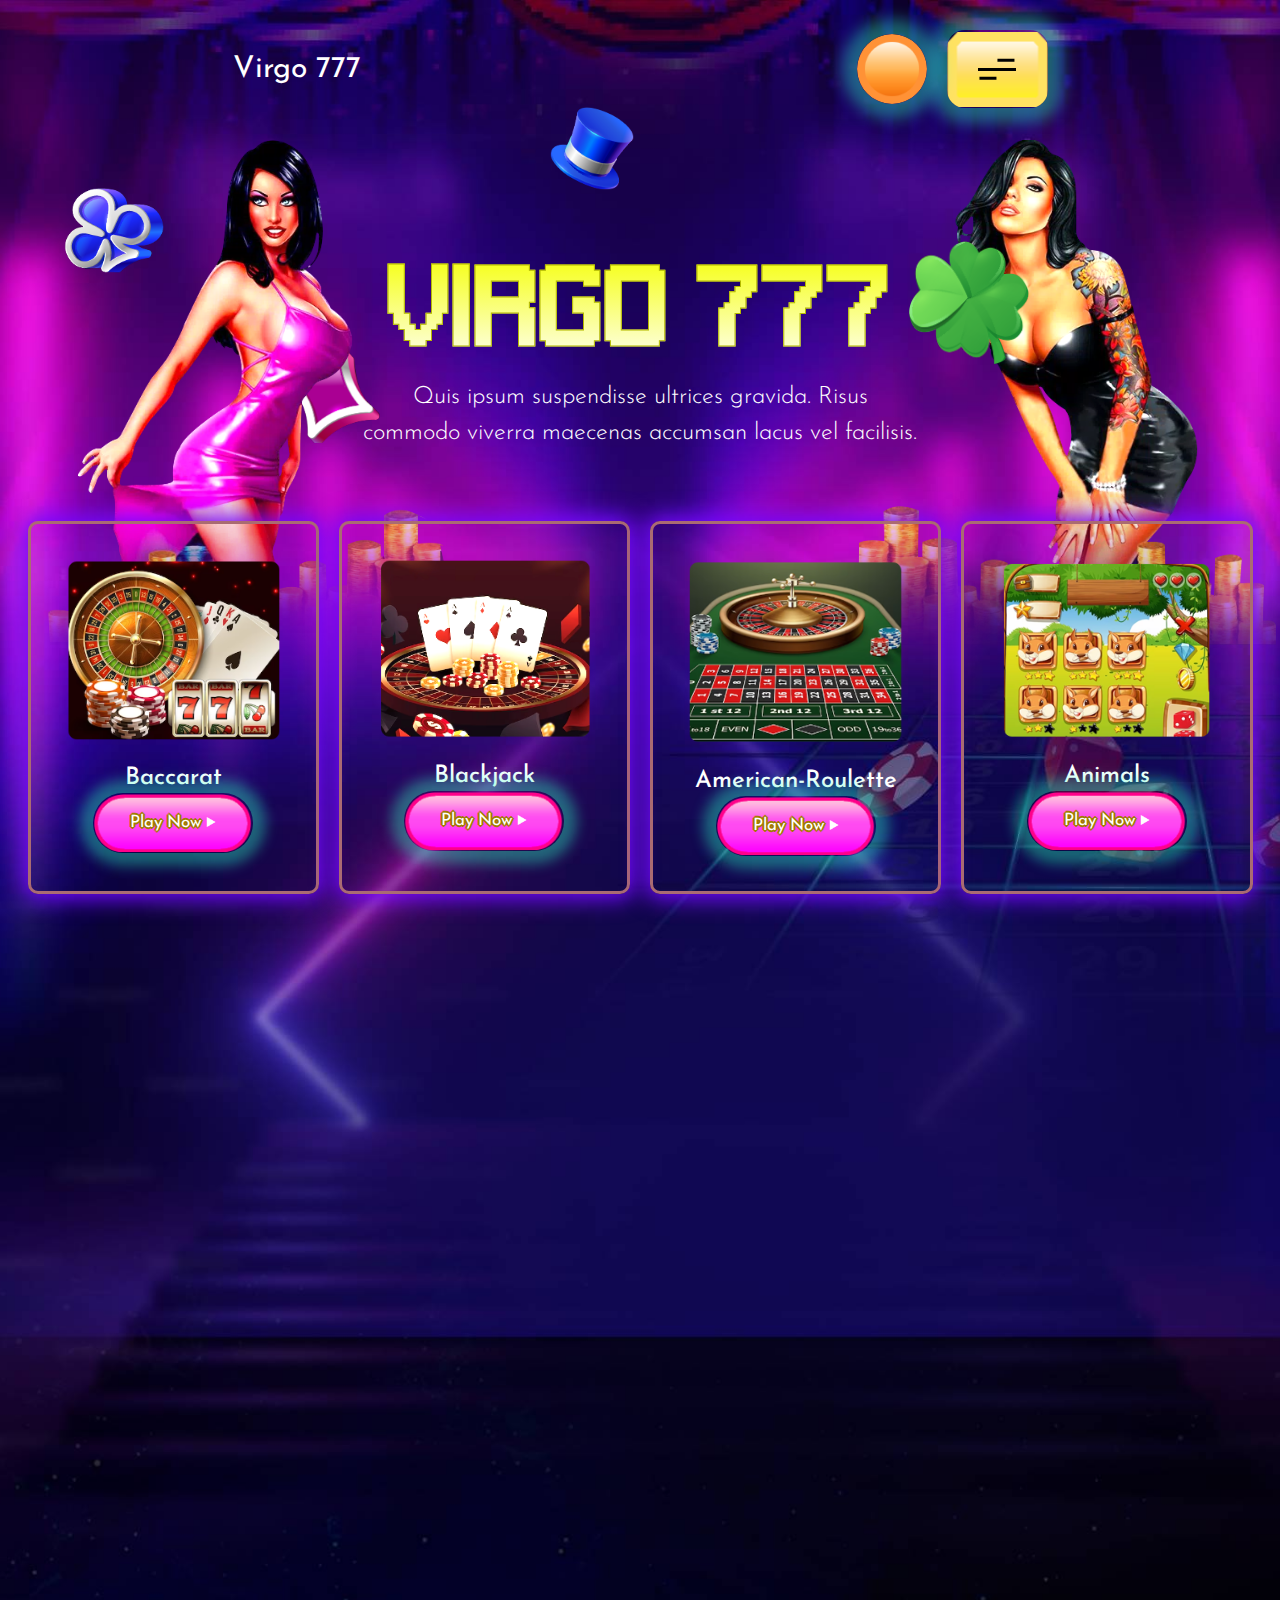
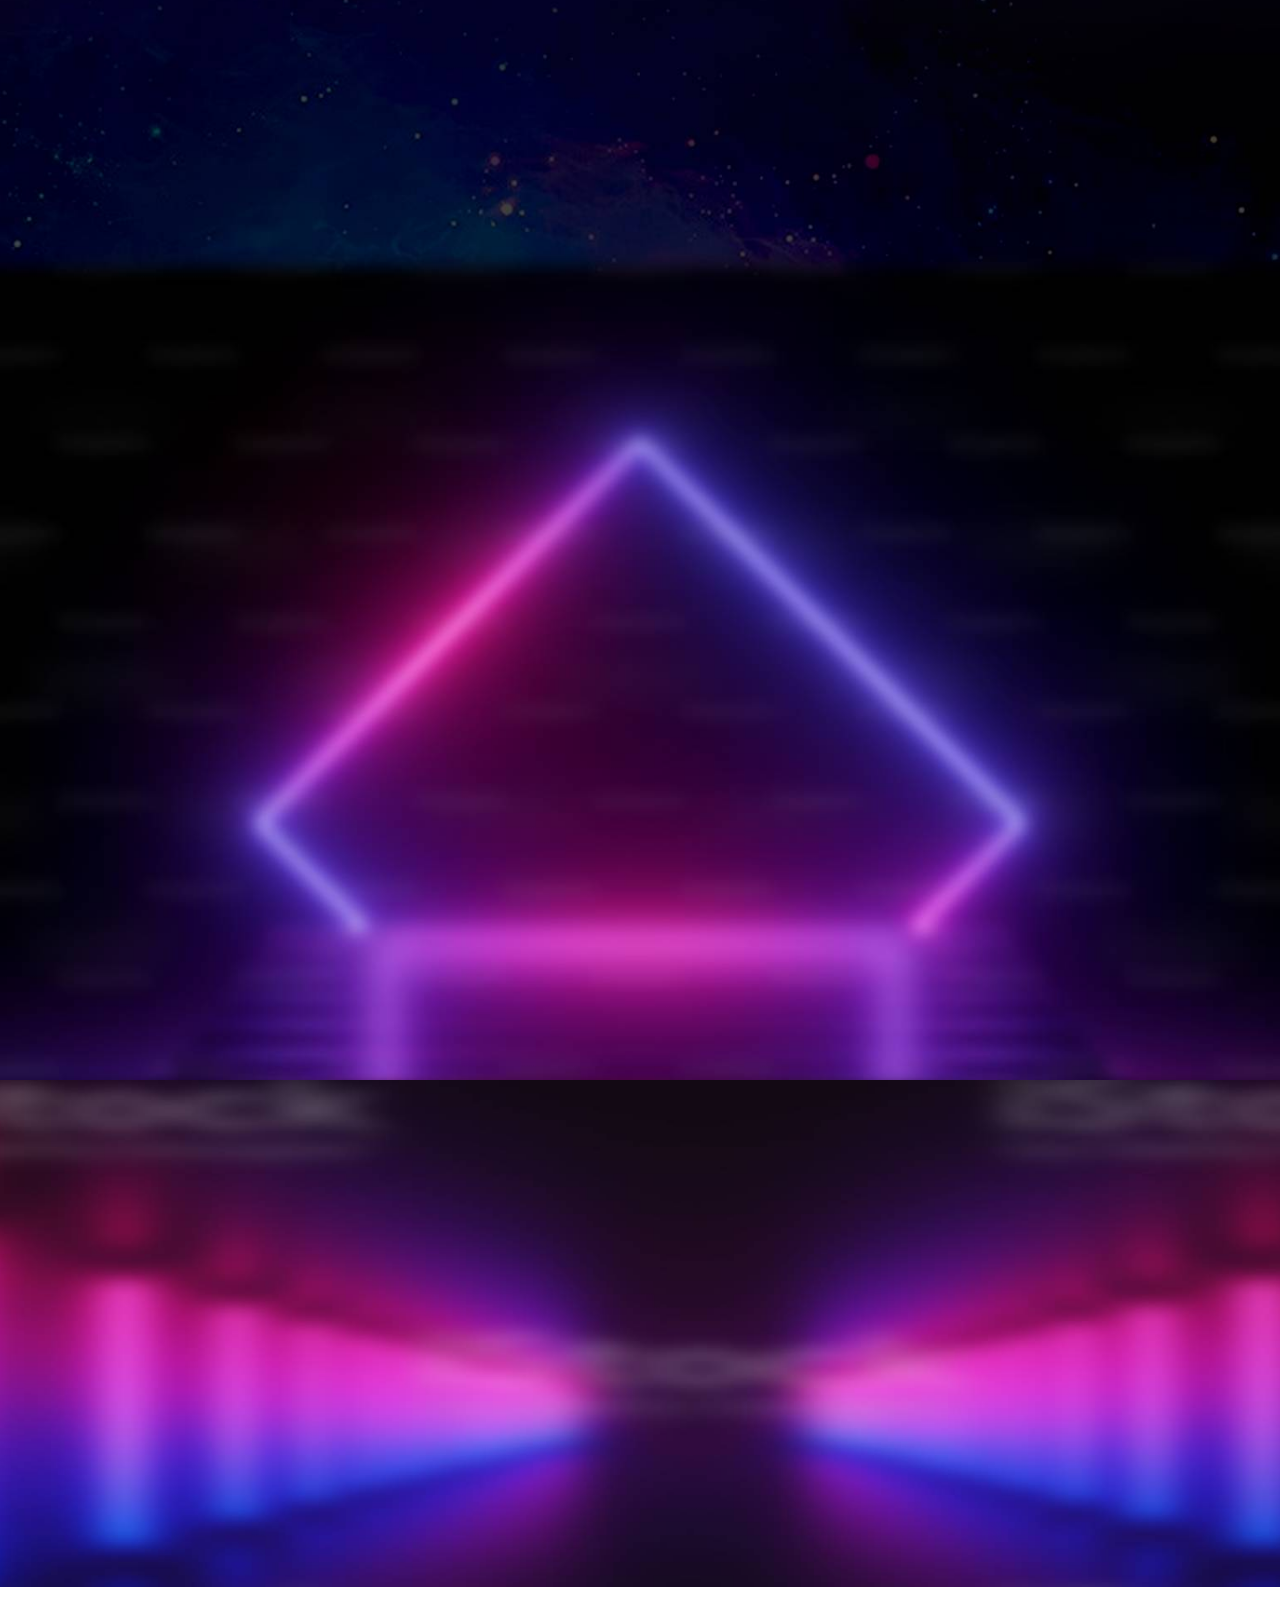
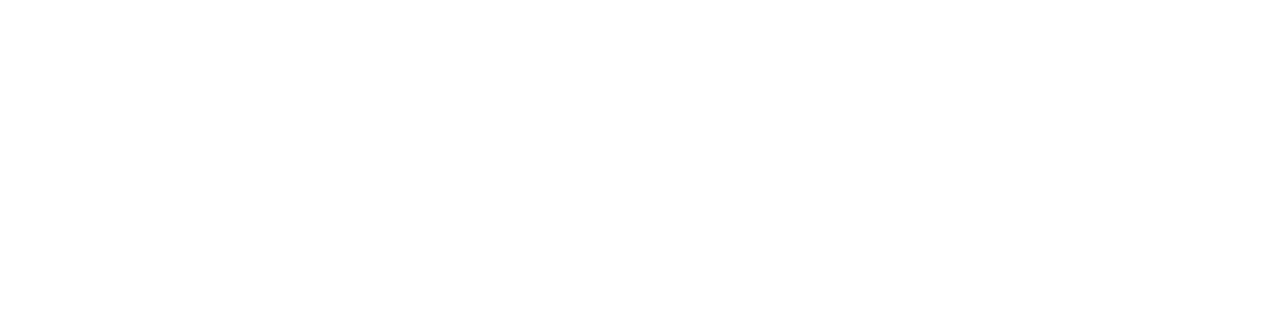
<file: game.html>
<!doctype html>
<html lang="en"> 
 <head> 
  <meta charset="utf-8"> 
  <meta name="viewport" content="width=device-width, initial-scale=1, shrink-to-fit=no"> 
  <meta name="description" content=""> 
  <meta name="author" content=""> 
  <title>game</title> <!-- Bootstrap core CSS --> 
  <link href="bootstrap/css/bootstrap.min.css" rel="stylesheet"> 
  <link href="css/demo.css" rel="stylesheet" type="text/css"> 
  <link href="css/style.css" rel="stylesheet"> 
  <link rel="stylesheet" href="font/stylesheet.css"> 
  <link rel="stylesheet" href="https://cdnjs.cloudflare.com/ajax/libs/font-awesome/6.4.0/css/all.min.css" integrity="sha512-iecdLmaskl7CVkqkXNQ/ZH/XLlvWZOJyj7Yy7tcenmpD1ypASozpmT/E0iPtmFIB46ZmdtAc9eNBvH0H/ZpiBw==" crossorigin="anonymous" referrerpolicy="no-referrer"> 
  <link href="https://fonts.googleapis.com/css2?family=Josefin+Sans:wght@300;500;600;700&amp;display=swap&amp;family=Oswald:wght@700&amp;display=swap" rel="stylesheet"> 
  <link rel="stylesheet" type="text/css" href="css/slick.css"> 
  <link rel="stylesheet" href="https://cdnjs.cloudflare.com/ajax/libs/animate.css/4.1.1/animate.min.css"> 
  <link href="css/responsive.css" rel="stylesheet"> 
  <script src="js/jquery.min.js"></script> 
  <script src="bootstrap/js/bootstrap.min.js"></script> 
  <script type="text/javascript" src="js/slick.js"></script> 
  <script type="text/javascript" src="https://cdnjs.cloudflare.com/ajax/libs/wow/1.1.2/wow.min.js"></script> 
 </head> 
 <body> 
  <header class="header-area"> 
   <div class="container"> 
    <div class="head-wrap"> 
     <div class="row justify-content-between align-items-center"> 
      <div class="col-auto"> 
       <div class="logo"> <a href="index.html">Virgo 777</a> 
       </div> 
      </div> 
      <div class="col-auto"> <span class="nv-open-bg"></span> 
       <div class="navigation"> 
        <div class="row justify-content-between align-items-center"> 
         <div class="col-auto"> 
          <img class="close" src="images/close.png" alt=""> 
         </div> 
        </div> 
        <ul> 
         <li><a href="index.html">home</a></li> 
         <li><a href="login.html">login</a></li> 
         <li><a href="game.html">game</a></li> 
        </ul> 
       </div> 
      </div> 
      <div class="col-auto"> 
       <div class="header-right"> <button class="hdr-srch common-bg" style="background-image: url(./images/Ellipse-n.png);"><i class="fa-solid fa-magnifying-glass"></i> 
         <div class="hder-srch-area"> 
          <h3>search</h3> 
          <div class="each-filter-box"> 
           <input type="text" class="form-control" placeholder="search"> 
          </div> 
         </div> </button> <button class="humburger common-bg" style="background-image: url(./images/rec-n.png);"> <span class="menu-list"></span> </button> 
       </div> 
      </div> 
     </div> 
    </div> 
   </div> 
  </header> 
  <main> 
   <section class="product-sec game-product-sec common-bg wow animate__animated animate__fadeIn animate__slow 2s" style="background-image: url(./images/game-body-bg.jpg);"> <span class="flr-img wow animate__animated animate__pulse animate__slow 2s animate__infinite infinite"><img src="images/flwr.png" alt=""></span> <span class="rect-img wow animate__animated animate__pulse animate__slow 2s animate__infinite infinite"><img src="images/rect.png" alt=""></span> <span class="hat-img wow animate__animated animate__pulse animate__slow 2s animate__infinite infinite"><img src="images/hat.png" alt=""></span> <span class="pro-flw wow animate__animated animate__pulse animate__slow 2s animate__infinite infinite"><img class="w-100" src="images/pro-flw.png" alt=""></span> <span class="game-right-women  wow animate__animated animate__fadeInRight animate__slow 2s"> <img class="w-100" src="images/game-ban-women-right.png" alt=""> </span> <span class="game-left-women wow animate__animated animate__fadeInLeft animate__slow 2s"> <img class="w-100" src="images/game-ban-left-women.png" alt=""> </span> 
    <div class="container-fluid"> 
     <div class="text-center wow animate__animated animate__fadeInUp animate__slow 2s"> 
      <h2>VIRGO 777</h2> 
      <p>Quis ipsum suspendisse ultrices gravida. Risus commodo viverra maecenas accumsan lacus vel facilisis. </p> 
     </div> 
     <div class="product-wrap"> 
      <div class="row g-0 justify-content-center"> 
       <div class="col-md-2"> 
        <div class="each-product-box wow animate__animated animate__fadeInUp animate__slow 2s"> 
         <div class="each-pro-img"> 
          <img class="w-100 " src="images/vr-1.png" alt=""> 
         </div> 
         <div class="product-dtl"> 
          <h4>Baccarat</h4> 
           <a class="common-bg pr-nw-btn" style="background-image: url(./images/product-btn.png);" href="#">play now <span></span></a> 
         </div> 
        </div> 
       </div> 
       <div class="col-md-2"> 
        <div class="each-product-box wow animate__animated animate__fadeInUp animate__slow 2s"> 
         <div class="each-pro-img"> 
          <img class="w-100 " src="images/vr-2.png" alt=""> 
         </div> 
         <div class="product-dtl"> 
          <h4>Blackjack</h4> 
          <a class="common-bg pr-nw-btn" style="background-image: url(./images/product-btn.png);" href="#">play now <span></span></a> 
         </div> 
        </div> 
       </div> 
       <div class="col-md-2"> 
        <div class="each-product-box wow animate__animated animate__fadeInUp animate__slow 2s"> 
         <div class="each-pro-img"> 
          <img class="w-100 " src="images/vr-3.png" alt=""> 
         </div> 
         <div class="product-dtl"> 
          <h4>American-roulette</h4> 
          <a class="common-bg pr-nw-btn" style="background-image: url(./images/product-btn.png);" href="#">play now <span></span></a> 
         </div> 
        </div> 
       </div> 
       <div class="col-md-2"> 
        <div class="each-product-box wow animate__animated animate__fadeInUp animate__slow 2s"> 
         <div class="each-pro-img"> 
          <img class="w-100 " src="images/vr-4.png" alt=""> 
         </div> 
         <div class="product-dtl"> 
          <h4>Animals</h4> 
          <a class="common-bg pr-nw-btn" style="background-image: url(./images/product-btn.png);" href="#">play now <span></span></a> 
         </div> 
        </div> 
       </div> 
       <div class="col-md-2"> 
        <div class="each-product-box wow animate__animated animate__fadeInUp animate__slow 2s"> 
         <div class="each-pro-img"> 
          <img class="w-100 " src="images/vr-5.png" alt=""> 
         </div> 
         <div class="product-dtl"> 
          <h4>Fruit slots</h4> 
          <a class="common-bg pr-nw-btn" style="background-image: url(./images/product-btn.png);" href="#">play now <span></span></a> 
         </div> 
        </div> 
       </div> 
       <div class="col-md-2"> 
        <div class="each-product-box wow animate__animated animate__fadeInUp animate__slow 2s"> 
         <div class="each-pro-img"> 
          <img class="w-100 " src="images/vr-6.png" alt=""> 
         </div> 
         <div class="product-dtl"> 
          <h4>Dice</h4> 
          <a class="common-bg pr-nw-btn" style="background-image: url(./images/product-btn.png);" href="#">play now <span></span></a> 
         </div> 
        </div> 
       </div> 
       <div class="col-md-2"> 
        <div class="each-product-box wow animate__animated animate__fadeInUp animate__slow 2s"> 
         <div class="each-pro-img"> 
          <img class="w-100 " src="images/vr-7.png" alt=""> 
         </div> 
         <div class="product-dtl"> 
          <h4>Crash</h4> 
          <a class="common-bg pr-nw-btn" style="background-image: url(./images/product-btn.png);" href="#">play now <span></span></a> 
         </div> 
        </div> 
       </div> 
       <div class="col-md-2"> 
        <div class="each-product-box wow animate__animated animate__fadeInUp animate__slow 2s"> 
         <div class="each-pro-img"> 
          <img class="w-100 " src="images/vr-8.png" alt=""> 
         </div> 
         <div class="product-dtl"> 
          <h4>Horse-racing</h4> 
          <a class="common-bg pr-nw-btn" style="background-image: url(./images/product-btn.png);" href="#">play now <span></span></a> 
         </div> 
        </div> 
       </div> 
       <div class="col-md-2"> 
        <div class="each-product-box wow animate__animated animate__fadeInUp animate__slow 2s"> 
         <div class="each-pro-img"> 
          <img class="w-100 " src="images/vr-9.png" alt=""> 
         </div> 
         <div class="product-dtl"> 
          <h4>Slots-3d</h4> 
          <a class="common-bg pr-nw-btn" style="background-image: url(./images/product-btn.png);" href="#">play now <span></span></a> 
         </div> 
        </div> 
       </div> 
       <div class="col-md-2"> 
        <div class="each-product-box wow animate__animated animate__fadeInUp animate__slow 2s"> 
         <div class="each-pro-img"> 
          <img class="w-100 " src="images/vr-10.png" alt=""> 
         </div> 
         <div class="product-dtl"> 
          <h4>Heads Or Tails</h4> 
          <a class="common-bg pr-nw-btn" style="background-image: url(./images/product-btn.png);" href="#">play now <span></span></a> 
         </div> 
        </div> 
       </div> 
       <div class="col-md-2"> 
        <div class="each-product-box wow animate__animated animate__fadeInUp animate__slow 2s"> 
         <div class="each-pro-img"> 
          <img class="w-100 " src="images/game-pr-1.png" alt=""> 
         </div> 
         <div class="product-dtl"> 
          <h4>Dice 3D</h4> 
          <a class="common-bg pr-nw-btn" style="background-image: url(./images/product-btn.png);" href="#">play now <span></span></a> 
         </div> 
        </div> 
       </div> 
       <div class="col-md-2"> 
        <div class="each-product-box wow animate__animated animate__fadeInUp animate__slow 2s"> 
         <div class="each-pro-img"> 
          <img class="w-100 " src="images/game-pr-2.png" alt=""> 
         </div> 
         <div class="product-dtl"> 
          <h4>European Roulette</h4> 
          <a class="common-bg pr-nw-btn" style="background-image: url(./images/product-btn.png);" href="#">play now <span></span></a> 
         </div> 
        </div> 
       </div> 
       <div class="col-md-2"> 
        <div class="each-product-box wow animate__animated animate__fadeInUp animate__slow 2s"> 
         <div class="each-pro-img"> 
          <img class="w-100 " src="images/game-pro-3.png" alt=""> 
         </div> 
         <div class="product-dtl"> 
          <h4>Fruit Slots</h4> 
          <a class="common-bg pr-nw-btn" style="background-image: url(./images/product-btn.png);" href="#">play now <span></span></a> 
         </div> 
        </div> 
       </div> 
       <div class="col-md-2"> 
        <div class="each-product-box wow animate__animated animate__fadeInUp animate__slow 2s"> 
         <div class="each-pro-img"> 
          <img class="w-100 " src="images/game-pro-4.png" alt=""> 
         </div> 
         <div class="product-dtl"> 
          <h4>Heads or Tails</h4> 
           <a class="common-bg pr-nw-btn" style="background-image: url(./images/product-btn.png);" href="#">play now <span></span></a> 
         </div> 
        </div> 
       </div> 
       <div class="col-md-2"> 
        <div class="each-product-box wow animate__animated animate__fadeInUp animate__slow 2s"> 
         <div class="each-pro-img"> 
          <img class="w-100 " src="images/game-pro-5.png" alt=""> 
         </div> 
         <div class="product-dtl"> 
          <h4>Kena</h4> 
          <a class="common-bg pr-nw-btn" style="background-image: url(./images/product-btn.png);" href="#">play now <span></span></a> 
         </div> 
        </div> 
       </div> 
       <div class="col-md-2"> 
        <div class="each-product-box wow animate__animated animate__fadeInUp animate__slow 2s"> 
         <div class="each-pro-img"> 
          <img class="w-100 " src="images/game-pro-6.png" alt=""> 
         </div> 
         <div class="product-dtl"> 
          <h4>Lucky Wheel</h4> 
          <a class="common-bg pr-nw-btn" style="background-image: url(./images/product-btn.png);" href="#">play now <span></span></a> 
         </div> 
        </div> 
       </div> 
       <div class="col-md-2"> 
        <div class="each-product-box wow animate__animated animate__fadeInUp animate__slow 2s"> 
         <div class="each-pro-img"> 
          <img class="w-100 " src="images/game-pro-7.png" alt=""> 
         </div> 
         <div class="product-dtl"> 
          <h4>Multiplayer Roulette</h4> 
           <a class="common-bg pr-nw-btn" style="background-image: url(./images/product-btn.png);" href="#">play now <span></span></a> 
         </div> 
        </div> 
       </div> 
       <div class="col-md-2"> 
        <div class="each-product-box wow animate__animated animate__fadeInUp animate__slow 2s"> 
         <div class="each-pro-img"> 
          <img class="w-100 " src="images/game-pro-8.png" alt=""> 
         </div> 
         <div class="product-dtl"> 
          <h4>Plinko</h4> 
          <a class="common-bg pr-nw-btn" style="background-image: url(./images/product-btn.png);" href="#">play now <span></span></a> 
         </div> 
        </div> 
       </div> 
       <div class="col-md-2"> 
        <div class="each-product-box wow animate__animated animate__fadeInUp animate__slow 2s"> 
         <div class="each-pro-img"> 
          <img class="w-100 " src="images/game-pro-9.png" alt=""> 
         </div> 
         <div class="product-dtl"> 
          <h4>Sic Bo</h4> 
          <a class="common-bg pr-nw-btn" style="background-image: url(./images/product-btn.png);" href="#">play now <span></span></a> 
         </div> 
        </div> 
       </div> 
       <div class="col-md-2"> 
        <div class="each-product-box wow animate__animated animate__fadeInUp animate__slow 2s"> 
         <div class="each-pro-img"> 
          <img class="w-100 " src="images/game-pro-10.png" alt=""> 
         </div> 
         <div class="product-dtl"> 
          <h4>Kena</h4> 
           <a class="common-bg pr-nw-btn" style="background-image: url(./images/product-btn.png);" href="#">play now <span></span></a> 
         </div> 
        </div> 
       </div> 
      </div> 
     </div> 
    </div> 
   </section> 
   <section class="prize-sec common-bg" style="background-image: url(./images/prize-jpg.jpg);"> 
    <div class="container"> 
     <div class="prize-wrap"> 
      <div class="row flex-row-reverse align-items-center"> 
       <div class="col-lg-6"> 
        <div class="prize-img wow animate__animated animate__fadeIn animate__slow 2s"> 
         <img class="w-100 wow animate__animated animate__pulse animate__slow 2s animate__infinite infinite" src="images/prize-circle.png" alt=""> 
        </div> 
       </div> 
       <div class="col-lg-6"> 
        <div class="prize-txt wow animate__animated animate__fadeInUp animate__slow 2s"> 
         <h5>AWESOME GAMES</h5> 
         <h2>Have fun and win big at our online casino!</h2> <a class="common-bg pr-nw-btn bounc-btn" style="background-image: url(./images/priz-btn.png);" href="#">Bonuses</a> 
        </div> 
       </div> 
      </div> 
     </div> 
    </div> 
   </section> 
   <section class="bonus-sec game-footer common-bg wow animate__animated animate__fadeIn animate__slow 2s" style="background-image: url(./images/foot-bg.jpg);"> 
    <footer class="footer-sec"> <span class="ft-sm-img wow animate__animated animate__pulse animate__slow 2s animate__infinite infinite"><img class="w-100" src="images/footer-small-img.png" alt=""></span> 
     <div class="container"> 
      <div class="getin-touch"> 
       <ul class="footer-link wow animate__animated animate__fadeInUp animate__slow 2s"> 
        <li><a href="#">American roulette</a></li> 
        <li><a href="#">Animal slots</a></li> 
        <li><a href="#">Baccarat</a></li> 
        <li><a href="#">Blackjack </a></li> 
        <li><a href="#">Caribbean Poker</a></li> 
        <li><a href="#"><span>Games </span></a></li> 
        <li><a href="#"><span>Terms &amp; Conditions</span></a></li> 
        <li><a href="#"><span>Privacy Policy</span></a></li> 
       </ul> 
       <p class="wow animate__animated animate__fadeInUp animate__slow 2s">Copyrights © 2023 All Rights Reserved bootesoft.com.</p> 
      </div> 
     </div> <span class="ft-women-outer wow animate__animated animate__fadeInRight animate__slow 2s"> <img class="w-100" src="images/footer-women-img.png" alt=""> </span> 
    </footer> 
   </section> 
  </main> 
  <script src="js/custom.js"></script>  
 </body>
</html>
</file>
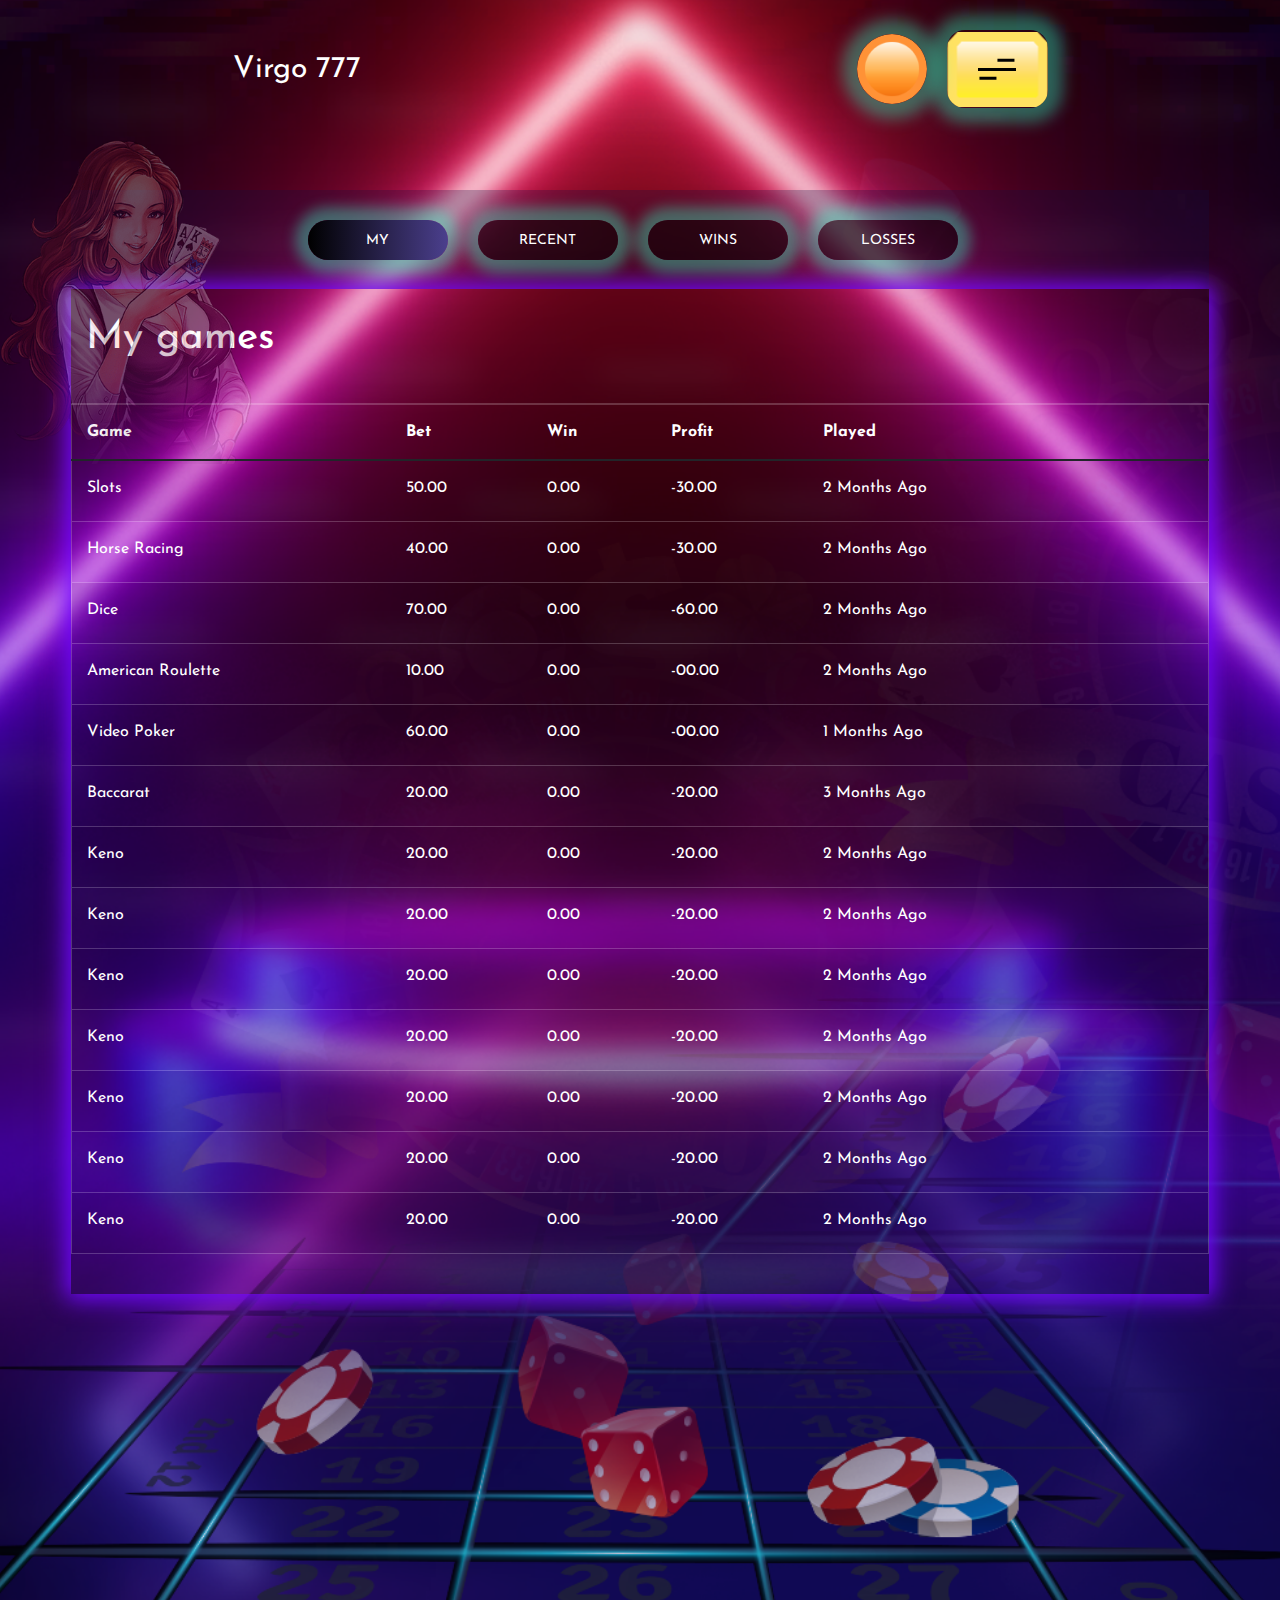
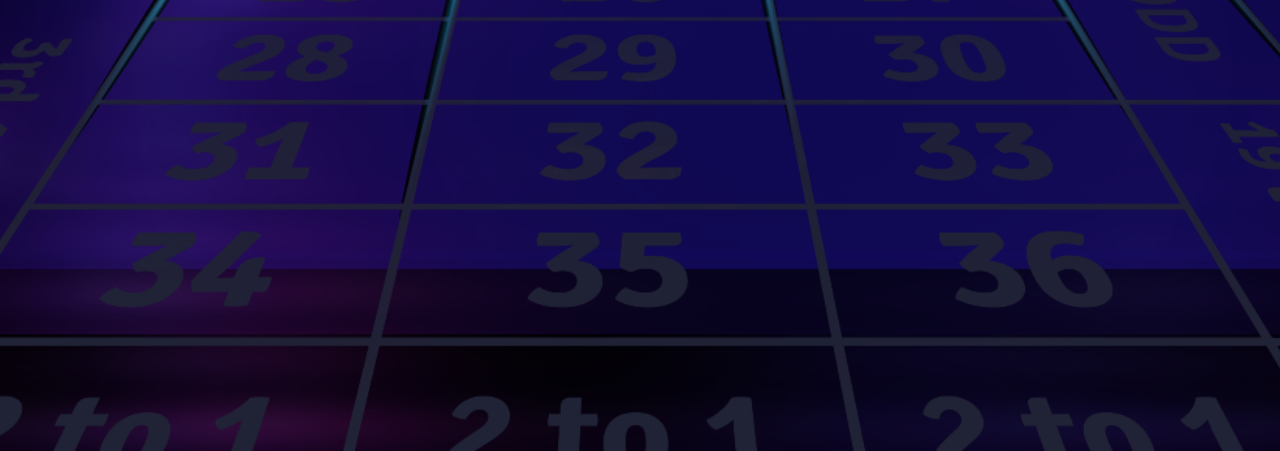
<file: history.html>
<!doctype html>
<html lang="en"> 
 <head> 
  <meta charset="utf-8"> 
  <meta name="viewport" content="width=device-width, initial-scale=1, shrink-to-fit=no"> 
  <meta name="description" content=""> 
  <meta name="author" content=""> 
  <title>history</title> <!-- Bootstrap core CSS --> 
  <link href="bootstrap/css/bootstrap.min.css" rel="stylesheet"> 
  <link rel="stylesheet" href="bootstrap/css/bootstrap.min.css.map"> 
  <link href="css/demo.css" rel="stylesheet" type="text/css"> 
  <link href="css/style.css" rel="stylesheet"> 
  <link rel="stylesheet" href="font/stylesheet.css"> 
  <link rel="stylesheet" href="https://cdnjs.cloudflare.com/ajax/libs/font-awesome/6.4.0/css/all.min.css" integrity="sha512-iecdLmaskl7CVkqkXNQ/ZH/XLlvWZOJyj7Yy7tcenmpD1ypASozpmT/E0iPtmFIB46ZmdtAc9eNBvH0H/ZpiBw==" crossorigin="anonymous" referrerpolicy="no-referrer"> 
  <link href="https://fonts.googleapis.com/css2?family=Josefin+Sans:wght@300;500;600;700&amp;display=swap&amp;family=Oswald:wght@700&amp;display=swap" rel="stylesheet"> 
  <link rel="stylesheet" type="text/css" href="css/slick.css"> <!-- <link rel="stylesheet" href="https://cdnjs.cloudflare.com/ajax/libs/twitter-bootstrap/5.3.0/css/bootstrap.min.css"> --> 
  <link rel="stylesheet" href="https://cdn.datatables.net/1.13.5/css/dataTables.bootstrap5.min.css"> 
  <link rel="stylesheet" href="https://cdnjs.cloudflare.com/ajax/libs/animate.css/4.1.1/animate.min.css"> 
  <link href="css/responsive.css" rel="stylesheet"> <!-- <script src="js/jquery.min.js"></script> --> 
  <script src="https://code.jquery.com/jquery-3.7.0.min.js"></script> 
  <script src="bootstrap/js/bootstrap.min.js"></script> 
  <script src="https://cdn.datatables.net/1.13.5/js/jquery.dataTables.min.js"></script> 
  <script src="https://cdn.datatables.net/1.13.5/js/dataTables.bootstrap5.min.js"></script> 
  <script type="text/javascript" src="js/slick.js"></script> 
  <script type="text/javascript" src="https://cdnjs.cloudflare.com/ajax/libs/wow/1.1.2/wow.min.js"></script> 
 </head> 
 <body> 
  <header class="header-area"> 
   <div class="container"> 
    <div class="head-wrap"> 
     <div class="row justify-content-between align-items-center"> 
      <div class="col-auto"> 
       <div class="logo"> <a href="index.html">Virgo 777</a> 
       </div> 
      </div> 
      <div class="col-auto"> <span class="nv-open-bg"></span> 
       <div class="navigation"> 
        <div class="row justify-content-between align-items-center"> 
         <div class="col-auto"> 
          <img class="close" src="images/close.png" alt=""> 
         </div> 
        </div> 
        <ul> 
         <li><a href="index.html">home</a></li> 
         <li><a href="game-slot-animals.html">game slot animals</a></li> 
         <li><a href="game-slot-fruits.html">game slot fruits</a></li> 
         <li><a href="login.html">login</a></li> 
         <li><a href="game.html">game</a></li> 
        </ul> 
       </div> 
      </div> 
      <div class="col-auto"> 
       <div class="header-right"> <button class="hdr-srch common-bg" style="background-image: url(./images/Ellipse-n.png);"><i class="fa-solid fa-magnifying-glass"></i> 
         <div class="hder-srch-area"> 
          <h3>search</h3> 
          <div class="each-filter-box"> 
           <input type="text" class="form-control" placeholder="search"> 
          </div> 
         </div> </button> <button class="humburger common-bg" style="background-image: url(./images/rec-n.png);"> <span class="menu-list"></span> </button> 
       </div> 
      </div> 
     </div> 
    </div> 
   </div> 
  </header> 
  <main> 
   <section class="bonus-sec login-footer common-bg wow animate__animated animate__fadeIn animate__slow 2s" style="background-image: url(./images/login-page-bg.png);"> 
    <div class="game-history-sec"> <span class="one-women-left wow animate__animated animate__fadeInleft animate__slow 2s"><img class="w-100" src="images/one-women.png" alt=""></span> 
     <div class="container-fluid"> 
      <div class="dtl-tab-area wow animate__animated animate__fadeInUp animate__slow 2s"> 
       <div class="tab-btn"> 
        <ul class="nav nav-tabs" id="myTab" role="tablist"> 
         <li class="nav-item" role="presentation"> <button class="nav-link active" id="home-tab" data-bs-toggle="tab" data-bs-target="#home" type="button" role="tab" aria-controls="home" aria-selected="false">MY</button> </li> 
         <li class="nav-item" role="presentation"> <button class="nav-link" id="menu1-tab" data-bs-toggle="tab" data-bs-target="#menu1" type="button" role="tab" aria-controls="1" aria-selected="true">RECENT</button> </li> 
         <li class="nav-item" role="presentation"> <button class="nav-link" id="menu2-tab" data-bs-toggle="tab" data-bs-target="#menu2" type="button" role="tab" aria-controls="2" aria-selected="false">WINS</button> </li> 
         <li class="nav-item" role="presentation"> <button class="nav-link" id="menu3-tab" data-bs-toggle="tab" data-bs-target="#menu3" type="button" role="tab" aria-controls="menu3" aria-selected="false">LOSSES</button> </li> 
        </ul> 
       </div> 
       <div class="tab-content-wrapper"> 
        <div class="tab-content" id="myTabContent"> 
         <div class="tab-pane fade active show" id="home" role="tabpanel" aria-labelledby="home-tab"> 
          <div class="history-game-table"> 
           <div class="history-game-tab-head"> 
            <div class="row justify-content-between"> 
             <div class="col-auto"> 
              <h2>My games</h2> 
             </div> 
             <div class="col-auto"> 
              <div class="gm-tab-hd-btn"> <button><i class="fa-solid fa-arrows-rotate"></i></button> <button id="filter-clk"><i class="fa-solid fa-filter"></i></button> 
               <div class="filter-area"> 
                <h3>filter</h3> 
                <form action=""> 
                 <div class="each-filter-box"> <label>period</label> <select class="form-select" aria-label="Default select example"> <option selected>all time</option> <option value="1">last 24 hours</option> <option value="2">This weak</option> <option value="3">this month</option> </select> 
                 </div> 
                 <div class="each-filter-box"> <label>game</label> <select class="form-select" aria-label="Default select example"> <option selected>all</option> <option value="1">Slots</option> <option value="2">American Roulette</option> <option value="3">Baccarat</option> </select> 
                 </div> 
                 <div class="each-filter-box"> <label>results</label> <select class="form-select" aria-label="Default select example"> <option selected>all</option> <option value="1">profitable</option> <option value="2">unprofitable</option> </select> 
                 </div> 
                 <div class="reset-btn-grp"> <button>RESET</button> <button>APPLY</button> 
                 </div> 
                </form> 
               </div> 
              </div> 
             </div> 
            </div> 
           </div> 
           <table id="example" class="table table-striped game-his-tab example-tab1-dt" style="width:100%"> 
            <thead> 
             <tr> 
              <th>Game</th> 
              <th>Bet</th> 
              <th>Win</th> 
              <th>Profit</th> 
              <th>Played</th> 
              <th></th> 
             </tr> 
            </thead> 
            <tbody> 
             <tr> 
              <td>Slots</td> 
              <td>50.00</td> 
              <td>0.00</td> 
              <td>-30.00</td> 
              <td>2 months ago</td> 
              <td> <button class="view-btn"><i class="fa-solid fa-ellipsis-vertical"></i> 
                <ul class="v-outer"> 
                 <li><a href=""><span><i class="fa-solid fa-eye"></i></span> view</a></li> 
                 <li><a href=""><span><i class="fa-solid fa-certificate"></i></span> verify</a></li> 
                </ul> </button> </td> 
             </tr> 
             <tr> 
              <td>Horse Racing</td> 
              <td>40.00</td> 
              <td>0.00</td> 
              <td>-30.00</td> 
              <td>2 months ago</td> 
              <td> <button class="view-btn"><i class="fa-solid fa-ellipsis-vertical"></i> 
                <ul class="v-outer"> 
                 <li><a href=""><span><i class="fa-solid fa-eye"></i></span> view</a></li> 
                 <li><a href=""><span><i class="fa-solid fa-certificate"></i></span> verify</a></li> 
                </ul> </button> </td> 
             </tr> 
             <tr> 
              <td>Dice</td> 
              <td>70.00</td> 
              <td>0.00</td> 
              <td>-60.00</td> 
              <td>2 months ago</td> 
              <td> <button class="view-btn"><i class="fa-solid fa-ellipsis-vertical"></i> 
                <ul class="v-outer"> 
                 <li><a href=""><span><i class="fa-solid fa-eye"></i></span> view</a></li> 
                 <li><a href=""><span><i class="fa-solid fa-certificate"></i></span> verify</a></li> 
                </ul> </button> </td> 
             </tr> 
             <tr> 
              <td>American Roulette</td> 
              <td>10.00</td> 
              <td>0.00</td> 
              <td>-00.00</td> 
              <td>2 months ago</td> 
              <td> <button class="view-btn"><i class="fa-solid fa-ellipsis-vertical"></i> 
                <ul class="v-outer"> 
                 <li><a href=""><span><i class="fa-solid fa-eye"></i></span> view</a></li> 
                 <li><a href=""><span><i class="fa-solid fa-certificate"></i></span> verify</a></li> 
                </ul> </button> </td> 
             </tr> 
             <tr> 
              <td>Video Poker</td> 
              <td>60.00</td> 
              <td>0.00</td> 
              <td>-00.00</td> 
              <td>1 months ago</td> 
              <td> <button class="view-btn"><i class="fa-solid fa-ellipsis-vertical"></i> 
                <ul class="v-outer"> 
                 <li><a href=""><span><i class="fa-solid fa-eye"></i></span> view</a></li> 
                 <li><a href=""><span><i class="fa-solid fa-certificate"></i></span> verify</a></li> 
                </ul> </button> </td> 
             </tr> 
             <tr> 
              <td>Baccarat</td> 
              <td>20.00</td> 
              <td>0.00</td> 
              <td>-20.00</td> 
              <td>3 months ago</td> 
              <td> <button class="view-btn"><i class="fa-solid fa-ellipsis-vertical"></i> 
                <ul class="v-outer"> 
                 <li><a href=""><span><i class="fa-solid fa-eye"></i></span> view</a></li> 
                 <li><a href=""><span><i class="fa-solid fa-certificate"></i></span> verify</a></li> 
                </ul> </button> </td> 
             </tr> 
             <tr> 
              <td>Keno</td> 
              <td>20.00</td> 
              <td>0.00</td> 
              <td>-20.00</td> 
              <td>2 months ago</td> 
              <td> <button class="view-btn"><i class="fa-solid fa-ellipsis-vertical"></i> 
                <ul class="v-outer"> 
                 <li><a href=""><span><i class="fa-solid fa-eye"></i></span> view</a></li> 
                 <li><a href=""><span><i class="fa-solid fa-certificate"></i></span> verify</a></li> 
                </ul> </button> </td> 
             </tr> 
             <tr> 
              <td>Keno</td> 
              <td>20.00</td> 
              <td>0.00</td> 
              <td>-20.00</td> 
              <td>2 months ago</td> 
              <td> <button class="view-btn"><i class="fa-solid fa-ellipsis-vertical"></i> 
                <ul class="v-outer"> 
                 <li><a href=""><span><i class="fa-solid fa-eye"></i></span> view</a></li> 
                 <li><a href=""><span><i class="fa-solid fa-certificate"></i></span> verify</a></li> 
                </ul> </button> </td> 
             </tr> 
             <tr> 
              <td>Keno</td> 
              <td>20.00</td> 
              <td>0.00</td> 
              <td>-20.00</td> 
              <td>2 months ago</td> 
              <td> <button class="view-btn"><i class="fa-solid fa-ellipsis-vertical"></i> 
                <ul class="v-outer"> 
                 <li><a href=""><span><i class="fa-solid fa-eye"></i></span> view</a></li> 
                 <li><a href=""><span><i class="fa-solid fa-certificate"></i></span> verify</a></li> 
                </ul> </button> </td> 
             </tr> 
             <tr> 
              <td>Keno</td> 
              <td>20.00</td> 
              <td>0.00</td> 
              <td>-20.00</td> 
              <td>2 months ago</td> 
              <td> <button class="view-btn"><i class="fa-solid fa-ellipsis-vertical"></i> 
                <ul class="v-outer"> 
                 <li><a href=""><span><i class="fa-solid fa-eye"></i></span> view</a></li> 
                 <li><a href=""><span><i class="fa-solid fa-certificate"></i></span> verify</a></li> 
                </ul> </button> </td> 
             </tr> 
             <tr> 
              <td>Keno</td> 
              <td>20.00</td> 
              <td>0.00</td> 
              <td>-20.00</td> 
              <td>2 months ago</td> 
              <td> <button class="view-btn"><i class="fa-solid fa-ellipsis-vertical"></i> 
                <ul class="v-outer"> 
                 <li><a href=""><span><i class="fa-solid fa-eye"></i></span> view</a></li> 
                 <li><a href=""><span><i class="fa-solid fa-certificate"></i></span> verify</a></li> 
                </ul> </button> </td> 
             </tr> 
             <tr> 
              <td>Keno</td> 
              <td>20.00</td> 
              <td>0.00</td> 
              <td>-20.00</td> 
              <td>2 months ago</td> 
              <td> <button class="view-btn"><i class="fa-solid fa-ellipsis-vertical"></i> 
                <ul class="v-outer"> 
                 <li><a href=""><span><i class="fa-solid fa-eye"></i></span> view</a></li> 
                 <li><a href=""><span><i class="fa-solid fa-certificate"></i></span> verify</a></li> 
                </ul> </button> </td> 
             </tr> 
             <tr> 
              <td>Keno</td> 
              <td>20.00</td> 
              <td>0.00</td> 
              <td>-20.00</td> 
              <td>2 months ago</td> 
              <td> <button class="view-btn"><i class="fa-solid fa-ellipsis-vertical"></i> 
                <ul class="v-outer"> 
                 <li><a href=""><span><i class="fa-solid fa-eye"></i></span> view</a></li> 
                 <li><a href=""><span><i class="fa-solid fa-certificate"></i></span> verify</a></li> 
                </ul> </button> </td> 
             </tr> <!-- <tr>
                                                    <td>Slots</td>
                                                    <td>20.00</td>
                                                    <td>0.00</td>
                                                    <td>-20.00</td>
                                                    <td>2 months ago</td>
                                                    <td>
                                                        <button class="view-btn"><i class="fa-solid fa-ellipsis-vertical"></i>
                                                            <ul class="v-outer">
                                                                <li><a href=""><span><i class="fa-solid fa-eye"></i></span> view</a></li>
                                                                <li><a href=""><span><i class="fa-solid fa-certificate"></i></span> verify</a></li>
                                                            </ul>
                                                        </button>
                                                    </td>
                                                </tr>
                                                <tr>
                                                    <td>European Roulette</td>
                                                    <td>20.00</td>
                                                    <td>0.00</td>
                                                    <td>-20.00</td>
                                                    <td>2 months ago</td>
                                                    <td>
                                                        <button class="view-btn"><i class="fa-solid fa-ellipsis-vertical"></i>
                                                            <ul class="v-outer">
                                                                <li><a href=""><span><i class="fa-solid fa-eye"></i></span> view</a></li>
                                                                <li><a href=""><span><i class="fa-solid fa-certificate"></i></span> verify</a></li>
                                                            </ul>
                                                        </button>
                                                    </td>
                                                </tr>
                                                <tr>
                                                    <td>Slots</td>
                                                    <td>20.00</td>
                                                    <td>0.00</td>
                                                    <td>-20.00</td>
                                                    <td>2 months ago</td>
                                                    <td>
                                                        <button class="view-btn"><i class="fa-solid fa-ellipsis-vertical"></i>
                                                            <ul class="v-outer">
                                                                <li><a href=""><span><i class="fa-solid fa-eye"></i></span> view</a></li>
                                                                <li><a href=""><span><i class="fa-solid fa-certificate"></i></span> verify</a></li>
                                                            </ul>
                                                        </button>
                                                    </td>
                                                </tr>
                                                <tr>
                                                    <td>Slots</td>
                                                    <td>50.00</td>
                                                    <td>0.00</td>
                                                    <td>-30.00</td>
                                                    <td>2 months ago</td>
                                                    <td>
                                                        <button class="view-btn"><i class="fa-solid fa-ellipsis-vertical"></i>
                                                            <ul class="v-outer">
                                                                <li><a href=""><span><i class="fa-solid fa-eye"></i></span> view</a></li>
                                                                <li><a href=""><span><i class="fa-solid fa-certificate"></i></span> verify</a></li>
                                                            </ul>
                                                        </button>
                                                    </td>
                                                </tr>
                                                <tr>
                                                    <td>Horse Racing</td>
                                                    <td>40.00</td>
                                                    <td>0.00</td>
                                                    <td>-30.00</td>
                                                    <td>2 months ago</td>
                                                    <td>
                                                        <button class="view-btn"><i class="fa-solid fa-ellipsis-vertical"></i>
                                                            <ul class="v-outer">
                                                                <li><a href=""><span><i class="fa-solid fa-eye"></i></span> view</a></li>
                                                                <li><a href=""><span><i class="fa-solid fa-certificate"></i></span> verify</a></li>
                                                            </ul>
                                                        </button>
                                                    </td>
                                                </tr>
                                                <tr>
                                                    <td>Dice</td>
                                                    <td>70.00</td>
                                                    <td>0.00</td>
                                                    <td>-60.00</td>
                                                    <td>2 months ago</td>
                                                    <td>
                                                        <button class="view-btn"><i class="fa-solid fa-ellipsis-vertical"></i>
                                                            <ul class="v-outer">
                                                                <li><a href=""><span><i class="fa-solid fa-eye"></i></span> view</a></li>
                                                                <li><a href=""><span><i class="fa-solid fa-certificate"></i></span> verify</a></li>
                                                            </ul>
                                                        </button>
                                                    </td>
                                                </tr>
                                                <tr>
                                                    <td>American Roulette</td>
                                                    <td>10.00</td>
                                                    <td>0.00</td>
                                                    <td>-00.00</td>
                                                    <td>2 months ago</td>
                                                    <td>
                                                        <button class="view-btn"><i class="fa-solid fa-ellipsis-vertical"></i>
                                                            <ul class="v-outer">
                                                                <li><a href=""><span><i class="fa-solid fa-eye"></i></span> view</a></li>
                                                                <li><a href=""><span><i class="fa-solid fa-certificate"></i></span> verify</a></li>
                                                            </ul>
                                                        </button>
                                                    </td>
                                                </tr>
                                                <tr>
                                                    <td>Video Poker</td>
                                                    <td>60.00</td>
                                                    <td>0.00</td>
                                                    <td>-00.00</td>
                                                    <td>1 months ago</td>
                                                    <td>
                                                        <button class="view-btn"><i class="fa-solid fa-ellipsis-vertical"></i>
                                                            <ul class="v-outer">
                                                                <li><a href=""><span><i class="fa-solid fa-eye"></i></span> view</a></li>
                                                                <li><a href=""><span><i class="fa-solid fa-certificate"></i></span> verify</a></li>
                                                            </ul>
                                                        </button>
                                                    </td>
                                                </tr>
                                                <tr>
                                                    <td>Baccarat</td>
                                                    <td>20.00</td>
                                                    <td>0.00</td>
                                                    <td>-20.00</td>
                                                    <td>3 months ago</td>
                                                    <td>
                                                        <button class="view-btn"><i class="fa-solid fa-ellipsis-vertical"></i>
                                                            <ul class="v-outer">
                                                                <li><a href=""><span><i class="fa-solid fa-eye"></i></span> view</a></li>
                                                                <li><a href=""><span><i class="fa-solid fa-certificate"></i></span> verify</a></li>
                                                            </ul>
                                                        </button>
                                                    </td>
                                                </tr>
                                                <tr>
                                                    <td>Keno</td>
                                                    <td>20.00</td>
                                                    <td>0.00</td>
                                                    <td>-20.00</td>
                                                    <td>2 months ago</td>
                                                    <td>
                                                        <button class="view-btn"><i class="fa-solid fa-ellipsis-vertical"></i>
                                                            <ul class="v-outer">
                                                                <li><a href=""><span><i class="fa-solid fa-eye"></i></span> view</a></li>
                                                                <li><a href=""><span><i class="fa-solid fa-certificate"></i></span> verify</a></li>
                                                            </ul>
                                                        </button>
                                                    </td>
                                                </tr>
                                                <tr>
                                                    <td>Slots</td>
                                                    <td>20.00</td>
                                                    <td>0.00</td>
                                                    <td>-20.00</td>
                                                    <td>2 months ago</td>
                                                    <td>
                                                        <button class="view-btn"><i class="fa-solid fa-ellipsis-vertical"></i>
                                                            <ul class="v-outer">
                                                                <li><a href=""><span><i class="fa-solid fa-eye"></i></span> view</a></li>
                                                                <li><a href=""><span><i class="fa-solid fa-certificate"></i></span> verify</a></li>
                                                            </ul>
                                                        </button>
                                                    </td>
                                                </tr>
                                                <tr>
                                                    <td>European Roulette</td>
                                                    <td>20.00</td>
                                                    <td>0.00</td>
                                                    <td>-20.00</td>
                                                    <td>2 months ago</td>
                                                    <td>
                                                        <button class="view-btn"><i class="fa-solid fa-ellipsis-vertical"></i>
                                                            <ul class="v-outer">
                                                                <li><a href=""><span><i class="fa-solid fa-eye"></i></span> view</a></li>
                                                                <li><a href=""><span><i class="fa-solid fa-certificate"></i></span> verify</a></li>
                                                            </ul>
                                                        </button>
                                                    </td>
                                                </tr>
                                                <tr>
                                                    <td>Slots</td>
                                                    <td>20.00</td>
                                                    <td>0.00</td>
                                                    <td>-20.00</td>
                                                    <td>2 months ago</td>
                                                    <td>
                                                        <button class="view-btn"><i class="fa-solid fa-ellipsis-vertical"></i>
                                                            <ul class="v-outer">
                                                                <li><a href=""><span><i class="fa-solid fa-eye"></i></span> view</a></li>
                                                                <li><a href=""><span><i class="fa-solid fa-certificate"></i></span> verify</a></li>
                                                            </ul>
                                                        </button>
                                                    </td>
                                                </tr> --> 
            </tbody> 
           </table> 
          </div> 
         </div> 
         <div class="tab-pane fade" id="menu1" role="tabpanel" aria-labelledby="menu1-tab"> 
          <div class="history-game-table"> 
           <div class="history-game-tab-head"> 
            <div class="row justify-content-between"> 
             <div class="col-auto"> 
              <h2>Recent games</h2> 
             </div> 
             <div class="col-auto"> 
              <div class="gm-tab-hd-btn"> <button><i class="fa-solid fa-arrows-rotate"></i></button> 
              </div> 
             </div> 
            </div> 
           </div> 
           <table id="example" class="table table-striped game-his-tab example-tab1-dt" style="width:100%"> 
            <thead> 
             <tr> 
              <th>player</th> 
              <th>game</th> 
              <th>bet</th> 
              <th>win</th> 
              <th>profit</th> 
              <th>Played</th> 
              <th></th> 
             </tr> 
            </thead> 
            <tbody> 
             <tr> 
              <td>demo-1</td> 
              <td>dice</td> 
              <td>1.00</td> 
              <td>0.00</td> 
              <td>-1.00</td> 
              <td>2 months ago</td> 
              <td> <button class="view-btn"><i class="fa-solid fa-ellipsis-vertical"></i> 
                <ul class="v-outer"> 
                 <li><a href=""><span><i class="fa-solid fa-eye"></i></span> view</a></li> 
                 <li><a href=""><span><i class="fa-solid fa-certificate"></i></span> verify</a></li> 
                </ul> </button> </td> 
             </tr> 
             <tr> 
              <td>demo-1</td> 
              <td>dice</td> 
              <td>2.00</td> 
              <td>0.00</td> 
              <td>-5.00</td> 
              <td>3 months ago</td> 
              <td> <button class="view-btn"><i class="fa-solid fa-ellipsis-vertical"></i> 
                <ul class="v-outer"> 
                 <li><a href=""><span><i class="fa-solid fa-eye"></i></span> view</a></li> 
                 <li><a href=""><span><i class="fa-solid fa-certificate"></i></span> verify</a></li> 
                </ul> </button> </td> 
             </tr> 
             <tr> 
              <td>demo-6</td> 
              <td>dice</td> 
              <td>7.00</td> 
              <td>0.00</td> 
              <td>-3.00</td> 
              <td>6 months ago</td> 
              <td> <button class="view-btn"><i class="fa-solid fa-ellipsis-vertical"></i> 
                <ul class="v-outer"> 
                 <li><a href=""><span><i class="fa-solid fa-eye"></i></span> view</a></li> 
                 <li><a href=""><span><i class="fa-solid fa-certificate"></i></span> verify</a></li> 
                </ul> </button> </td> 
             </tr> 
             <tr> 
              <td>demo-4</td> 
              <td>dice</td> 
              <td>1.00</td> 
              <td>0.00</td> 
              <td>-1.00</td> 
              <td>2 months ago</td> 
              <td> <button class="view-btn"><i class="fa-solid fa-ellipsis-vertical"></i> 
                <ul class="v-outer"> 
                 <li><a href=""><span><i class="fa-solid fa-eye"></i></span> view</a></li> 
                 <li><a href=""><span><i class="fa-solid fa-certificate"></i></span> verify</a></li> 
                </ul> </button> </td> 
             </tr> 
             <tr> 
              <td>demo-2</td> 
              <td>dice</td> 
              <td>2.00</td> 
              <td>0.00</td> 
              <td>-5.00</td> 
              <td>3 months ago</td> 
              <td> <button class="view-btn"><i class="fa-solid fa-ellipsis-vertical"></i> 
                <ul class="v-outer"> 
                 <li><a href=""><span><i class="fa-solid fa-eye"></i></span> view</a></li> 
                 <li><a href=""><span><i class="fa-solid fa-certificate"></i></span> verify</a></li> 
                </ul> </button> </td> 
             </tr> 
             <tr> 
              <td>demo-1</td> 
              <td>dice</td> 
              <td>7.00</td> 
              <td>0.00</td> 
              <td>-3.00</td> 
              <td>6 months ago</td> 
              <td> <button class="view-btn"><i class="fa-solid fa-ellipsis-vertical"></i> 
                <ul class="v-outer"> 
                 <li><a href=""><span><i class="fa-solid fa-eye"></i></span> view</a></li> 
                 <li><a href=""><span><i class="fa-solid fa-certificate"></i></span> verify</a></li> 
                </ul> </button> </td> 
             </tr> 
            </tbody> 
           </table> 
          </div> 
         </div> 
         <div class="tab-pane fade" id="menu2" role="tabpanel" aria-labelledby="menu2-tab"> 
          <div class="history-game-table"> 
           <div class="history-game-tab-head"> 
            <div class="row justify-content-between"> 
             <div class="col-auto"> 
              <h2>Biggest wins</h2> 
             </div> 
             <div class="col-auto"> 
              <div class="gm-tab-hd-btn"> <button><i class="fa-solid fa-arrows-rotate"></i></button> 
              </div> 
             </div> 
            </div> 
           </div> 
           <table id="example" class="table table-striped game-his-tab example-tab1-dt" style="width:100%"> 
            <thead> 
             <tr> 
              <th>player</th> 
              <th>game</th> 
              <th>bet</th> 
              <th>win</th> 
              <th>profit</th> 
              <th>Played</th> 
              <th></th> 
             </tr> 
            </thead> 
            <tbody> 
             <tr> 
              <td>demo-1</td> 
              <td>dice</td> 
              <td>1.00</td> 
              <td>0.00</td> 
              <td>-1.00</td> 
              <td>2 months ago</td> 
              <td> <button class="view-btn"><i class="fa-solid fa-ellipsis-vertical"></i> 
                <ul class="v-outer"> 
                 <li><a href=""><span><i class="fa-solid fa-eye"></i></span> view</a></li> 
                 <li><a href=""><span><i class="fa-solid fa-certificate"></i></span> verify</a></li> 
                </ul> </button> </td> 
             </tr> 
             <tr> 
              <td>demo-1</td> 
              <td>dice</td> 
              <td>2.00</td> 
              <td>0.00</td> 
              <td>-5.00</td> 
              <td>3 months ago</td> 
              <td> <button class="view-btn"><i class="fa-solid fa-ellipsis-vertical"></i> 
                <ul class="v-outer"> 
                 <li><a href=""><span><i class="fa-solid fa-eye"></i></span> view</a></li> 
                 <li><a href=""><span><i class="fa-solid fa-certificate"></i></span> verify</a></li> 
                </ul> </button> </td> 
             </tr> 
             <tr> 
              <td>demo-6</td> 
              <td>dice</td> 
              <td>7.00</td> 
              <td>0.00</td> 
              <td>-3.00</td> 
              <td>6 months ago</td> 
              <td> <button class="view-btn"><i class="fa-solid fa-ellipsis-vertical"></i> 
                <ul class="v-outer"> 
                 <li><a href=""><span><i class="fa-solid fa-eye"></i></span> view</a></li> 
                 <li><a href=""><span><i class="fa-solid fa-certificate"></i></span> verify</a></li> 
                </ul> </button> </td> 
             </tr> 
             <tr> 
              <td>demo-4</td> 
              <td>dice</td> 
              <td>1.00</td> 
              <td>0.00</td> 
              <td>-1.00</td> 
              <td>2 months ago</td> 
              <td> <button class="view-btn"><i class="fa-solid fa-ellipsis-vertical"></i> 
                <ul class="v-outer"> 
                 <li><a href=""><span><i class="fa-solid fa-eye"></i></span> view</a></li> 
                 <li><a href=""><span><i class="fa-solid fa-certificate"></i></span> verify</a></li> 
                </ul> </button> </td> 
             </tr> 
             <tr> 
              <td>demo-2</td> 
              <td>dice</td> 
              <td>2.00</td> 
              <td>0.00</td> 
              <td>-5.00</td> 
              <td>3 months ago</td> 
              <td> <button class="view-btn"><i class="fa-solid fa-ellipsis-vertical"></i> 
                <ul class="v-outer"> 
                 <li><a href=""><span><i class="fa-solid fa-eye"></i></span> view</a></li> 
                 <li><a href=""><span><i class="fa-solid fa-certificate"></i></span> verify</a></li> 
                </ul> </button> </td> 
             </tr> 
             <tr> 
              <td>demo-1</td> 
              <td>dice</td> 
              <td>7.00</td> 
              <td>0.00</td> 
              <td>-3.00</td> 
              <td>6 months ago</td> 
              <td> <button class="view-btn"><i class="fa-solid fa-ellipsis-vertical"></i> 
                <ul class="v-outer"> 
                 <li><a href=""><span><i class="fa-solid fa-eye"></i></span> view</a></li> 
                 <li><a href=""><span><i class="fa-solid fa-certificate"></i></span> verify</a></li> 
                </ul> </button> </td> 
             </tr> 
            </tbody> 
           </table> 
          </div> 
         </div> 
         <div class="tab-pane fade" id="menu3" role="tabpanel" aria-labelledby="menu3-tab"> 
          <div class="history-game-table"> 
           <div class="history-game-tab-head"> 
            <div class="row justify-content-between"> 
             <div class="col-auto"> 
              <h2>Biggest losses</h2> 
             </div> 
             <div class="col-auto"> 
              <div class="gm-tab-hd-btn"> <button><i class="fa-solid fa-arrows-rotate"></i></button> 
              </div> 
             </div> 
            </div> 
           </div> 
           <table id="example" class="table table-striped game-his-tab example-tab1-dt" style="width:100%"> 
            <thead> 
             <tr> 
              <th>player</th> 
              <th>game</th> 
              <th>bet</th> 
              <th>win</th> 
              <th>profit</th> 
              <th>Played</th> 
              <th></th> 
             </tr> 
            </thead> 
            <tbody> 
             <tr> 
              <td>demo-1</td> 
              <td>dice</td> 
              <td>1.00</td> 
              <td>0.00</td> 
              <td>-1.00</td> 
              <td>2 months ago</td> 
              <td> <button class="view-btn"><i class="fa-solid fa-ellipsis-vertical"></i> 
                <ul class="v-outer"> 
                 <li><a href=""><span><i class="fa-solid fa-eye"></i></span> view</a></li> 
                 <li><a href=""><span><i class="fa-solid fa-certificate"></i></span> verify</a></li> 
                </ul> </button> </td> 
             </tr> 
             <tr> 
              <td>demo-1</td> 
              <td>dice</td> 
              <td>2.00</td> 
              <td>0.00</td> 
              <td>-5.00</td> 
              <td>3 months ago</td> 
              <td> <button class="view-btn"><i class="fa-solid fa-ellipsis-vertical"></i> 
                <ul class="v-outer"> 
                 <li><a href=""><span><i class="fa-solid fa-eye"></i></span> view</a></li> 
                 <li><a href=""><span><i class="fa-solid fa-certificate"></i></span> verify</a></li> 
                </ul> </button> </td> 
             </tr> 
             <tr> 
              <td>demo-6</td> 
              <td>dice</td> 
              <td>7.00</td> 
              <td>0.00</td> 
              <td>-3.00</td> 
              <td>6 months ago</td> 
              <td> <button class="view-btn"><i class="fa-solid fa-ellipsis-vertical"></i> 
                <ul class="v-outer"> 
                 <li><a href=""><span><i class="fa-solid fa-eye"></i></span> view</a></li> 
                 <li><a href=""><span><i class="fa-solid fa-certificate"></i></span> verify</a></li> 
                </ul> </button> </td> 
             </tr> 
             <tr> 
              <td>demo-4</td> 
              <td>dice</td> 
              <td>1.00</td> 
              <td>0.00</td> 
              <td>-1.00</td> 
              <td>2 months ago</td> 
              <td> <button class="view-btn"><i class="fa-solid fa-ellipsis-vertical"></i> 
                <ul class="v-outer"> 
                 <li><a href=""><span><i class="fa-solid fa-eye"></i></span> view</a></li> 
                 <li><a href=""><span><i class="fa-solid fa-certificate"></i></span> verify</a></li> 
                </ul> </button> </td> 
             </tr> 
             <tr> 
              <td>demo-2</td> 
              <td>dice</td> 
              <td>2.00</td> 
              <td>0.00</td> 
              <td>-5.00</td> 
              <td>3 months ago</td> 
              <td> <button class="view-btn"><i class="fa-solid fa-ellipsis-vertical"></i> 
                <ul class="v-outer"> 
                 <li><a href=""><span><i class="fa-solid fa-eye"></i></span> view</a></li> 
                 <li><a href=""><span><i class="fa-solid fa-certificate"></i></span> verify</a></li> 
                </ul> </button> </td> 
             </tr> 
             <tr> 
              <td>demo-1</td> 
              <td>dice</td> 
              <td>7.00</td> 
              <td>0.00</td> 
              <td>-3.00</td> 
              <td>6 months ago</td> 
              <td> <button class="view-btn"><i class="fa-solid fa-ellipsis-vertical"></i> 
                <ul class="v-outer"> 
                 <li><a href=""><span><i class="fa-solid fa-eye"></i></span> view</a></li> 
                 <li><a href=""><span><i class="fa-solid fa-certificate"></i></span> verify</a></li> 
                </ul> </button> </td> 
             </tr> 
            </tbody> 
           </table> 
          </div> 
         </div> 
        </div> 
       </div> 
      </div> 
     </div> 
    </div> 
    <footer class="footer-sec"> 
     <div class="getin-touch"> 
      <ul class="footer-link wow animate__animated animate__fadeInUp animate__slow 2s"> 
       <li><a href="#">American roulette</a></li> 
       <li><a href="#">Animal slots</a></li> 
       <li><a href="#">Baccarat</a></li> 
       <li><a href="#">Blackjack </a></li> 
       <li><a href="#">Caribbean Poker</a></li> 
       <li><a href="#"><span>Games </span></a></li> 
       <li><a href="#"><span>Terms &amp; Conditions</span></a></li> 
       <li><a href="#"><span>Privacy Policy</span></a></li> 
      </ul> 
      <p class="wow animate__animated animate__fadeInUp animate__slow 2s">Copyrights © 2023 All Rights Reserved bootesoft.com.</p> 
     </div> <span class="ft-women-outer wow animate__animated animate__fadeInRight animate__slow 2s"> <img class="w-100" src="images/footer-women-img.png" alt=""> </span> 
    </footer> 
   </section> 
  </main> 
  <script src="js/custom.js"></script>  
 </body>
</html>
</file>
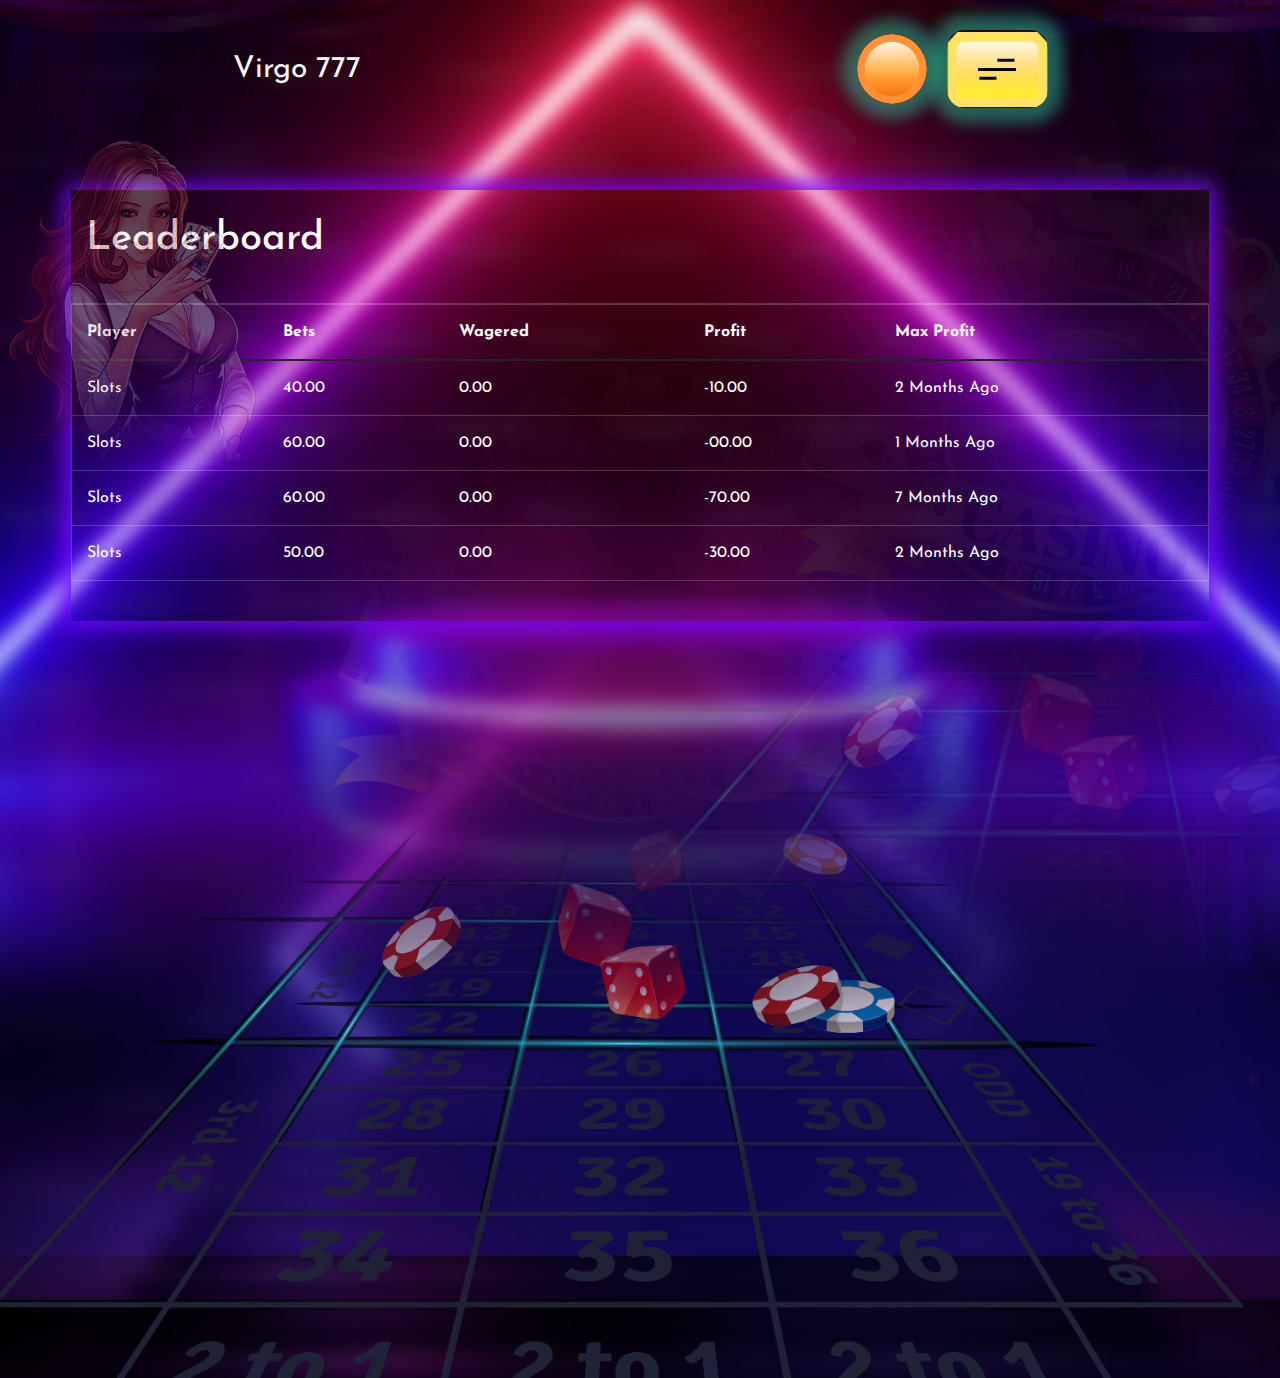
<file: leaderboard.html>
<!doctype html>
<html lang="en"> 
 <head> 
  <meta charset="utf-8"> 
  <meta name="viewport" content="width=device-width, initial-scale=1, shrink-to-fit=no"> 
  <meta name="description" content=""> 
  <meta name="author" content=""> 
  <title>leaderboard</title> <!-- Bootstrap core CSS --> 
  <link href="bootstrap/css/bootstrap.min.css" rel="stylesheet"> 
  <link rel="stylesheet" href="bootstrap/css/bootstrap.min.css.map"> 
  <link href="css/demo.css" rel="stylesheet" type="text/css"> 
  <link href="css/style.css" rel="stylesheet"> 
  <link rel="stylesheet" href="font/stylesheet.css"> 
  <link rel="stylesheet" href="https://cdnjs.cloudflare.com/ajax/libs/font-awesome/6.4.0/css/all.min.css" integrity="sha512-iecdLmaskl7CVkqkXNQ/ZH/XLlvWZOJyj7Yy7tcenmpD1ypASozpmT/E0iPtmFIB46ZmdtAc9eNBvH0H/ZpiBw==" crossorigin="anonymous" referrerpolicy="no-referrer"> 
  <link href="https://fonts.googleapis.com/css2?family=Josefin+Sans:wght@300;500;600;700&amp;display=swap&amp;family=Oswald:wght@700&amp;display=swap" rel="stylesheet"> 
  <link rel="stylesheet" type="text/css" href="css/slick.css"> 
  <link rel="stylesheet" href="https://cdnjs.cloudflare.com/ajax/libs/twitter-bootstrap/5.3.0/css/bootstrap.min.css"> 
  <link rel="stylesheet" href="https://cdn.datatables.net/1.13.5/css/dataTables.bootstrap5.min.css"> 
  <link rel="stylesheet" href="https://cdnjs.cloudflare.com/ajax/libs/animate.css/4.1.1/animate.min.css"> 
  <link href="css/responsive.css" rel="stylesheet"> 
  <script src="js/jquery.min.js"></script> 
  <script src="https://code.jquery.com/jquery-3.7.0.js"></script> 
  <script src="https://cdn.datatables.net/1.13.5/js/jquery.dataTables.min.js"></script> 
  <script src="https://cdn.datatables.net/1.13.5/js/dataTables.bootstrap5.min.js"></script> 
  <script src="bootstrap/js/bootstrap.min.js"></script> 
  <script type="text/javascript" src="js/slick.js"></script> 
  <script type="text/javascript" src="https://cdnjs.cloudflare.com/ajax/libs/wow/1.1.2/wow.min.js"></script> 
 </head> 
 <body> 
  <header class="header-area"> 
   <div class="container"> 
    <div class="head-wrap"> 
     <div class="row justify-content-between align-items-center"> 
      <div class="col-auto"> 
       <div class="logo"> <a href="index.html">Virgo 777</a> 
       </div> 
      </div> 
      <div class="col-auto"> <span class="nv-open-bg"></span> 
       <div class="navigation"> 
        <div class="row justify-content-between align-items-center"> 
         <div class="col-auto"> 
          <img class="close" src="images/close.png" alt=""> 
         </div> 
        </div> 
        <ul> 
         <li><a href="index.html">home</a></li> 
         <li><a href="game-slot-animals.html">game slot animals</a></li> 
         <li><a href="game-slot-fruits.html">game slot fruits</a></li> 
         <li><a href="login.html">login</a></li> 
         <li><a href="game.html">game</a></li> 
        </ul> 
       </div> 
      </div> 
      <div class="col-auto"> 
       <div class="header-right"> <button class="hdr-srch common-bg" style="background-image: url(./images/Ellipse-n.png);"><i class="fa-solid fa-magnifying-glass"></i> 
         <div class="hder-srch-area"> 
          <h3>search</h3> 
          <div class="each-filter-box"> 
           <input type="text" class="form-control" placeholder="search"> 
          </div> 
         </div> </button> <button class="humburger common-bg" style="background-image: url(./images/rec-n.png);"> <span class="menu-list"></span> </button> 
       </div> 
      </div> 
     </div> 
    </div> 
   </div> 
  </header> 
  <main> 
   <section class="bonus-sec login-footer leaderboard-sec common-bg wow animate__animated animate__fadeIn animate__slow 2s" style="background-image: url(./images/login-page-bg.png);"> 
    <div class="container-fluid"> 
     <div class="game-history-sec"> <span class="one-women-left wow animate__animated animate__fadeInleft animate__slow 2s"><img class="w-100" src="images/one-women.png" alt=""></span> 
      <div class="dtl-tab-area wow animate__animated animate__fadeInUp animate__slow 2s"> 
       <div class="tab-content-wrapper"> 
        <div class="history-game-table"> 
         <div class="history-game-tab-head"> 
          <div class="row justify-content-between"> 
           <div class="col-auto"> 
            <h2>Leaderboard</h2> 
           </div> 
           <div class="col-auto"> 
            <div class="gm-tab-hd-btn"> <button><i class="fa-solid fa-arrows-rotate"></i></button> <button id="filter-clk"><i class="fa-solid fa-filter"></i></button> 
             <div class="filter-area"> 
              <h3>filter</h3> 
              <form action=""> 
               <div class="each-filter-box"> <label for="'">period</label> <select class="form-select" aria-label="Default select example"> <option selected>all time</option> <option value="1">last 24 hours</option> <option value="2">This weak</option> <option value="3">this month</option> </select> 
               </div> 
               <div class="each-filter-box"> <label for="'">game</label> <select class="form-select" aria-label="Default select example"> <option selected>all</option> <option value="1">Slots</option> <option value="2">American Roulette</option> <option value="3">Baccarat</option> </select> 
               </div> 
               <div class="each-filter-box"> <label for="'">results</label> <select class="form-select" aria-label="Default select example"> <option selected>all</option> <option value="1">profitable</option> <option value="2">unprofitable</option> </select> 
               </div> 
              </form> 
             </div> 
            </div> 
           </div> 
          </div> 
         </div> 
         <table id="example" class="table table-striped game-his-tab" style="width:100%"> 
          <thead> 
           <tr> 
            <th>player</th> 
            <th>Bets</th> 
            <th>Wagered</th> 
            <th>Profit</th> 
            <th>max profit</th> 
           </tr> 
          </thead> 
          <tbody> 
           <tr> 
            <td>Slots</td> 
            <td>40.00</td> 
            <td>0.00</td> 
            <td>-10.00</td> 
            <td>2 months ago</td> 
           </tr> 
           <tr> 
            <td>Slots</td> 
            <td>60.00</td> 
            <td>0.00</td> 
            <td>-00.00</td> 
            <td>1 months ago</td> 
           </tr> 
           <tr> 
            <td>Slots</td> 
            <td>60.00</td> 
            <td>0.00</td> 
            <td>-70.00</td> 
            <td>7 months ago</td> 
           </tr> 
           <tr> 
            <td>Slots</td> 
            <td>50.00</td> 
            <td>0.00</td> 
            <td>-30.00</td> 
            <td>2 months ago</td> 
           </tr> 
          </tbody> 
         </table> 
        </div> 
       </div> 
      </div> 
     </div> 
    </div> 
    <footer class="footer-sec"> 
     <div class="getin-touch"> 
      <ul class="footer-link wow animate__animated animate__fadeInUp animate__slow 2s"> 
       <li><a href="#">American roulette</a></li> 
       <li><a href="#">Animal slots</a></li> 
       <li><a href="#">Baccarat</a></li> 
       <li><a href="#">Blackjack </a></li> 
       <li><a href="#">Caribbean Poker</a></li> 
       <li><a href="#"><span>Games </span></a></li> 
       <li><a href="#"><span>Terms &amp; Conditions</span></a></li> 
       <li><a href="#"><span>Privacy Policy</span></a></li> 
      </ul> 
      <p class="wow animate__animated animate__fadeInUp animate__slow 2s">Copyrights © 2023 All Rights Reserved bootesoft.com.</p> 
     </div> <span class="ft-women-outer wow animate__animated animate__fadeInRight animate__slow 2s"> <img class="w-100" src="images/footer-women-img.png" alt=""> </span> 
    </footer> 
   </section> 
  </main> 
  <script src="js/custom.js"></script>  
 </body>
</html>
</file>
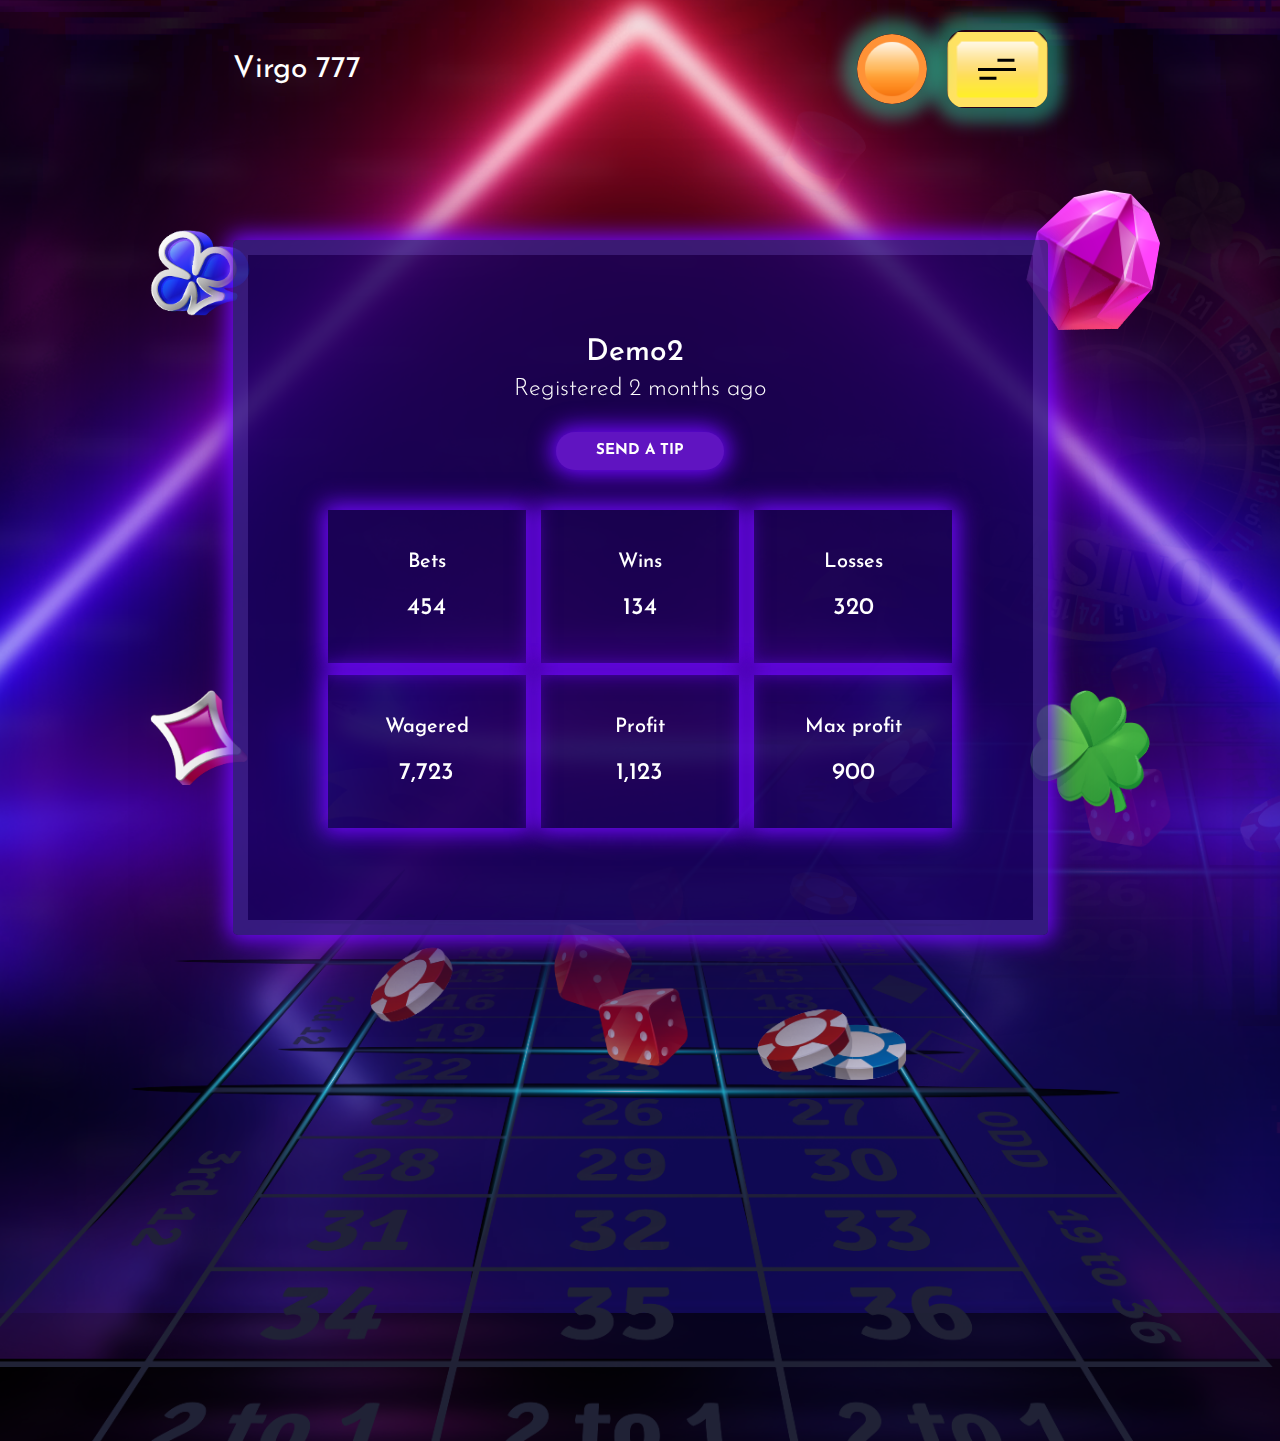
<file: my-profile.html>
<!doctype html>
<html lang="en"> 
 <head> 
  <meta charset="utf-8"> 
  <meta name="viewport" content="width=device-width, initial-scale=1, shrink-to-fit=no"> 
  <meta name="description" content=""> 
  <meta name="author" content=""> 
  <title>my-profile</title> <!-- Bootstrap core CSS --> 
  <link href="bootstrap/css/bootstrap.min.css" rel="stylesheet"> 
  <link href="css/demo.css" rel="stylesheet" type="text/css"> 
  <link href="css/style.css" rel="stylesheet"> 
  <link rel="stylesheet" href="font/stylesheet.css"> 
  <link rel="stylesheet" href="https://cdnjs.cloudflare.com/ajax/libs/font-awesome/6.4.0/css/all.min.css" integrity="sha512-iecdLmaskl7CVkqkXNQ/ZH/XLlvWZOJyj7Yy7tcenmpD1ypASozpmT/E0iPtmFIB46ZmdtAc9eNBvH0H/ZpiBw==" crossorigin="anonymous" referrerpolicy="no-referrer"> 
  <link href="https://fonts.googleapis.com/css2?family=Josefin+Sans:wght@300;500;600;700&amp;display=swap&amp;family=Oswald:wght@700&amp;display=swap" rel="stylesheet"> 
  <link rel="stylesheet" type="text/css" href="css/slick.css"> 
  <link rel="stylesheet" href="https://cdnjs.cloudflare.com/ajax/libs/animate.css/4.1.1/animate.min.css"> 
  <link href="css/responsive.css" rel="stylesheet"> 
  <script src="js/jquery.min.js"></script> 
  <script src="bootstrap/js/bootstrap.min.js"></script> 
  <script type="text/javascript" src="js/slick.js"></script> 
  <script type="text/javascript" src="https://cdnjs.cloudflare.com/ajax/libs/wow/1.1.2/wow.min.js"></script> 
 </head> 
 <body> 
  <header class="header-area"> 
   <div class="container"> 
    <div class="head-wrap"> 
     <div class="row justify-content-between align-items-center"> 
      <div class="col-auto"> 
       <div class="logo"> <a href="index.html">Virgo 777</a> 
       </div> 
      </div> 
      <div class="col-auto"> <span class="nv-open-bg"></span> 
       <div class="navigation"> 
        <div class="row justify-content-between align-items-center"> 
         <div class="col-auto"> 
          <img class="close" src="images/close.png" alt=""> 
         </div> 
        </div> 
        <ul> 
         <li><a href="index.html">home</a></li> 
         <li><a href="game-slot-animals.html">game slot animals</a></li> 
         <li><a href="game-slot-fruits.html">game slot fruits</a></li> 
         <li><a href="login.html">login</a></li> 
         <li><a href="game.html">game</a></li> 
        </ul> 
       </div> 
      </div> 
      <div class="col-auto"> 
       <div class="header-right"> <button class="hdr-srch common-bg" style="background-image: url(./images/Ellipse-n.png);"><i class="fa-solid fa-magnifying-glass"></i> 
         <div class="hder-srch-area"> 
          <h3>search</h3> 
          <div class="each-filter-box"> 
           <input type="text" class="form-control" placeholder="search"> 
          </div> 
         </div> </button> <button class="humburger common-bg" style="background-image: url(./images/rec-n.png);"> <span class="menu-list"></span> </button> 
       </div> 
      </div> 
     </div> 
    </div> 
   </div> 
  </header> 
  <main> 
   <section class="bonus-sec login-footer common-bg wow animate__animated animate__fadeIn animate__slow 2s" style="background-image: url(./images/login-page-bg.png);"> 
    <div class="login-outer"> <span class="flr-img wow animate__animated animate__pulse animate__slow 2s animate__infinite infinite"><img src="images/flwr.png" alt=""></span> <span class="rect-img wow animate__animated animate__pulse animate__slow 2s animate__infinite infinite"><img src="images/rect.png" alt=""></span> <span class="win-right-img wow animate__animated animate__fadeIn animate__slow 2s animate__infinite infinite"><img class="w-100" src="images/biggest-right-img.png" alt=""></span> <span class="pro-flw wow animate__animated animate__pulse animate__slow 2s animate__infinite infinite"><img class="w-100" src="images/pro-flw.png" alt=""></span> <span class="ft-sm-img wow animate__animated animate__pulse animate__slow 2s animate__infinite infinite"><img class="w-100" src="images/footer-small-img.png" alt=""></span> <span class="ft-sm-img wow animate__animated animate__pulse animate__slow 2s animate__infinite infinite"><img class="w-100" src="images/footer-small-img.png" alt=""></span> 
     <div class="container"> 
      <div class="login-block wow animate__animated animate__fadeInUp animate__slow 2s"> 
       <div class="profile-head"> 
        <h3>Demo2 <a class="edt-btn" href="#"><i class="fa-solid fa-pen-to-square"></i></a></h3> 
        <p>Registered 2 months ago</p> <span class="snd-otp">SEND A TIP</span> 
       </div> 
       <div class="profile-wrap"> 
        <div class="row"> 
         <div class="col-lg-4 col-md-6"> 
          <div class="each-profile-box"> 
           <h5>Bets</h5> 
           <h4><span><i class="fa-solid fa-cubes"></i></span> 454</h4> 
          </div> 
         </div> 
         <div class="col-lg-4 col-md-6"> 
          <div class="each-profile-box"> 
           <h5>Wins</h5> 
           <h4><span><i class="fa-solid fa-angles-up"></i></span> 134</h4> 
          </div> 
         </div> 
         <div class="col-lg-4 col-md-6"> 
          <div class="each-profile-box"> 
           <h5>Losses</h5> 
           <h4><span><i class="fa-solid fa-angles-down"></i></span> 320</h4> 
          </div> 
         </div> 
         <div class="col-lg-4 col-md-6"> 
          <div class="each-profile-box"> 
           <h5>Wagered</h5> 
           <h4><span><i class="fa-solid fa-flag-usa"></i></span> 7,723</h4> 
          </div> 
         </div> 
         <div class="col-lg-4 col-md-6"> 
          <div class="each-profile-box"> 
           <h5>Profit</h5> 
           <h4><span><i class="fa-regular fa-face-smile"></i></span> 1,123</h4> 
          </div> 
         </div> 
         <div class="col-lg-4 col-md-6"> 
          <div class="each-profile-box"> 
           <h5>Max profit</h5> 
           <h4><span><i class="fa-solid fa-arrows-up-to-line"></i></span> 900</h4> 
          </div> 
         </div> 
        </div> 
       </div> 
      </div> 
     </div> 
    </div> 
    <footer class="footer-sec"> 
     <div class="getin-touch"> 
      <ul class="footer-link wow animate__animated animate__fadeInUp animate__slow 2s"> 
       <li><a href="#">American roulette</a></li> 
       <li><a href="#">Animal slots</a></li> 
       <li><a href="#">Baccarat</a></li> 
       <li><a href="#">Blackjack </a></li> 
       <li><a href="#">Caribbean Poker</a></li> 
       <li><a href="#"><span>Games </span></a></li> 
       <li><a href="#"><span>Terms &amp; Conditions</span></a></li> 
       <li><a href="#"><span>Privacy Policy</span></a></li> 
      </ul> 
      <p class="wow animate__animated animate__fadeInUp animate__slow 2s">Copyrights © 2023 All Rights Reserved bootesoft.com.</p> 
     </div> <span class="ft-women-outer wow animate__animated animate__fadeInRight animate__slow 2s"> <img class="w-100" src="images/footer-women-img.png" alt=""> </span> 
    </footer> 
   </section> 
  </main> 
  <script src="js/custom.js"></script>  
 </body>
</html>
</file>
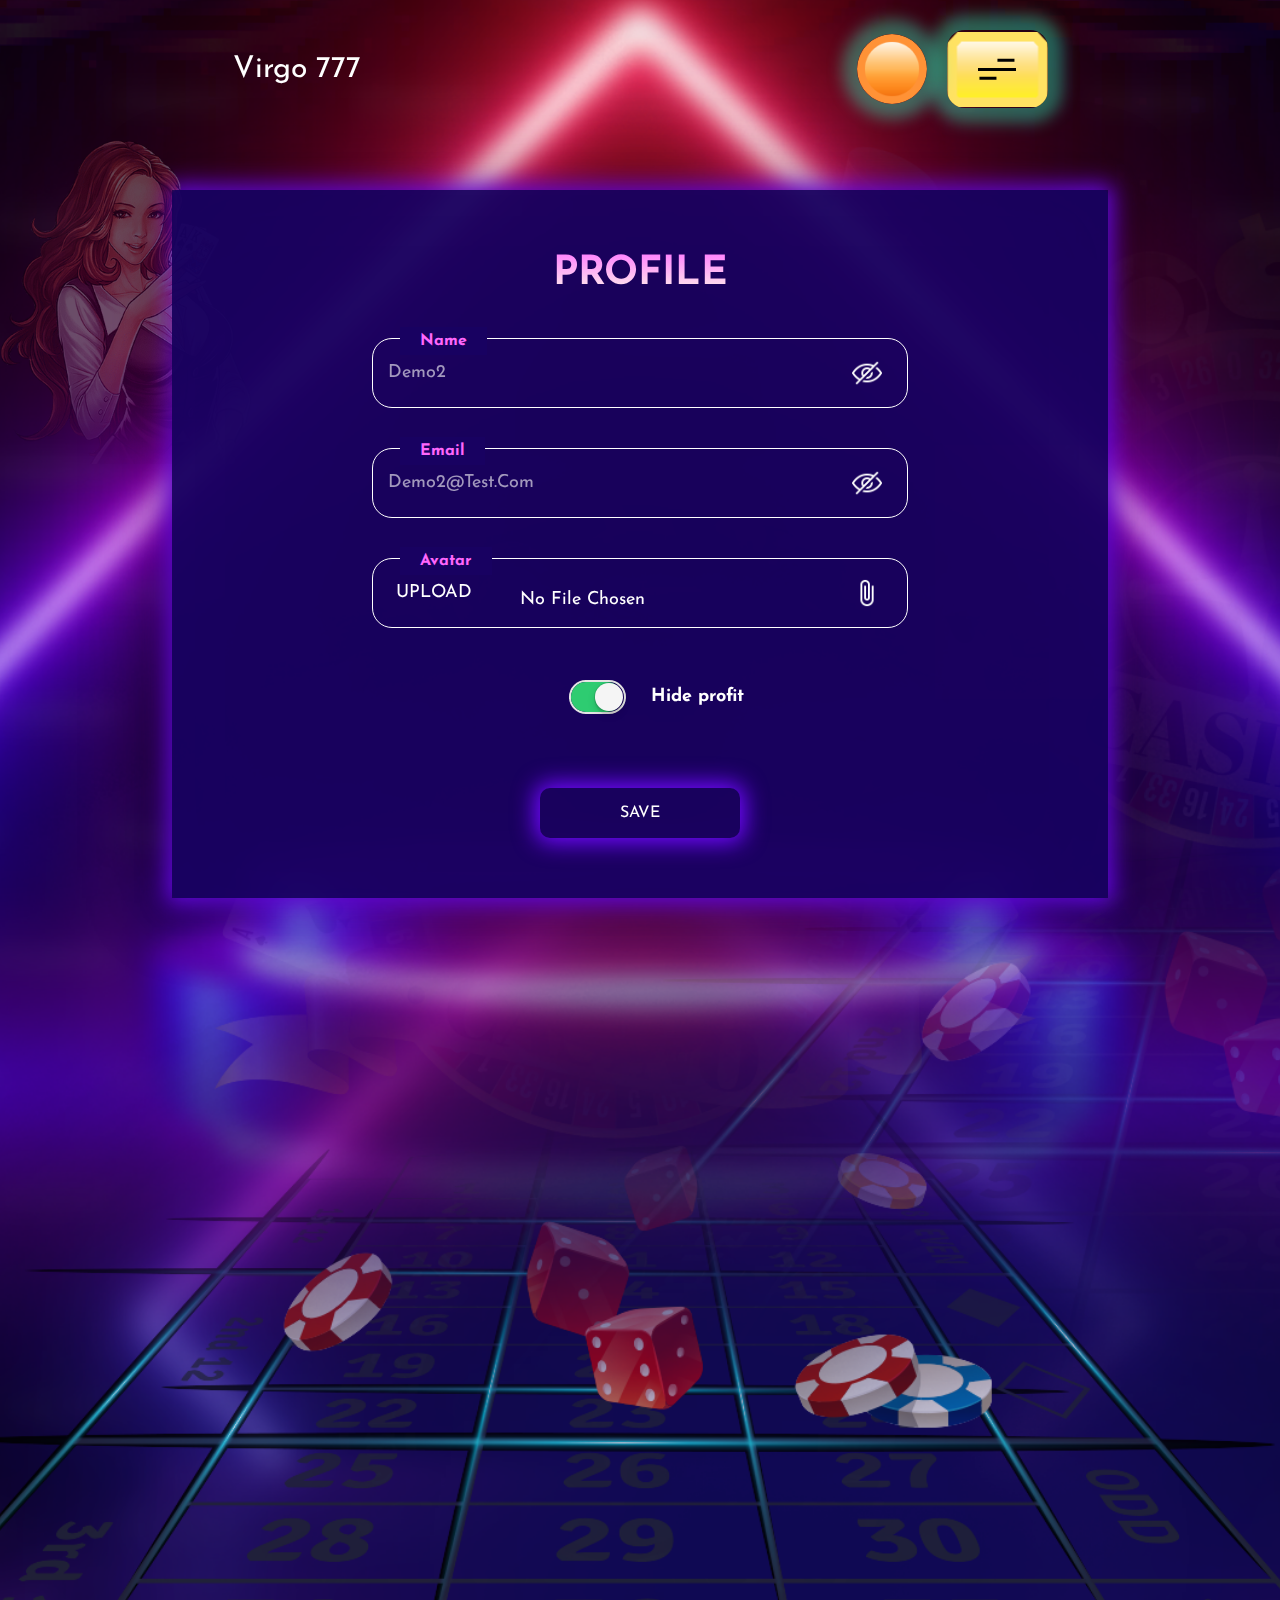
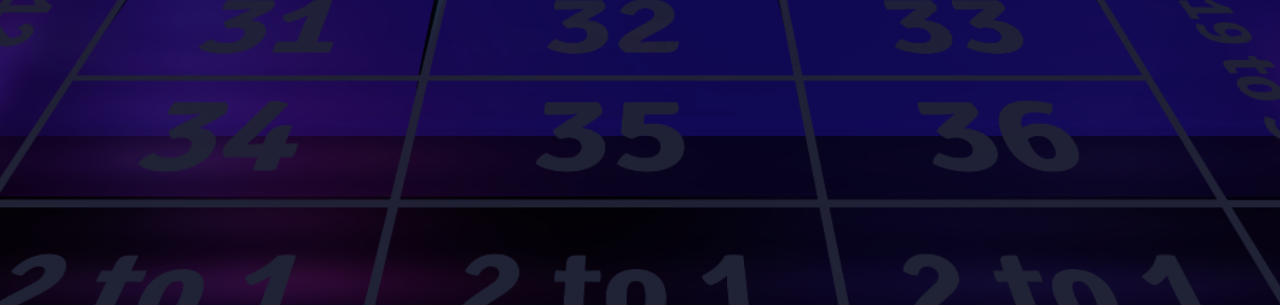
<file: profile.html>
<!doctype html>
<html lang="en"> 
 <head> 
  <meta charset="utf-8"> 
  <meta name="viewport" content="width=device-width, initial-scale=1, shrink-to-fit=no"> 
  <meta name="description" content=""> 
  <meta name="author" content=""> 
  <title>profile</title> <!-- Bootstrap core CSS --> 
  <link href="bootstrap/css/bootstrap.min.css" rel="stylesheet"> 
  <link rel="stylesheet" href="bootstrap/css/bootstrap.min.css.map"> 
  <link href="css/demo.css" rel="stylesheet" type="text/css"> 
  <link href="css/style.css" rel="stylesheet"> 
  <link rel="stylesheet" href="font/stylesheet.css"> 
  <link rel="stylesheet" href="https://cdnjs.cloudflare.com/ajax/libs/font-awesome/6.4.0/css/all.min.css" integrity="sha512-iecdLmaskl7CVkqkXNQ/ZH/XLlvWZOJyj7Yy7tcenmpD1ypASozpmT/E0iPtmFIB46ZmdtAc9eNBvH0H/ZpiBw==" crossorigin="anonymous" referrerpolicy="no-referrer"> 
  <link href="https://fonts.googleapis.com/css2?family=Josefin+Sans:wght@300;500;600;700&amp;display=swap&amp;family=Oswald:wght@700&amp;display=swap" rel="stylesheet"> 
  <link rel="stylesheet" type="text/css" href="css/slick.css"> 
  <link rel="stylesheet" href="https://cdnjs.cloudflare.com/ajax/libs/twitter-bootstrap/5.3.0/css/bootstrap.min.css"> 
  <link rel="stylesheet" href="https://cdnjs.cloudflare.com/ajax/libs/animate.css/4.1.1/animate.min.css"> 
  <link href="css/responsive.css" rel="stylesheet"> 
  <script src="js/jquery.min.js"></script> 
  <script src="https://code.jquery.com/jquery-3.7.0.js"></script> 
  <script src="bootstrap/js/bootstrap.min.js"></script> 
  <script type="text/javascript" src="js/slick.js"></script> 
  <script type="text/javascript" src="https://cdnjs.cloudflare.com/ajax/libs/wow/1.1.2/wow.min.js"></script> 
 </head> 
 <body> 
  <header class="header-area"> 
   <div class="container"> 
    <div class="head-wrap"> 
     <div class="row justify-content-between align-items-center"> 
      <div class="col-auto"> 
       <div class="logo"> <a href="index.html">Virgo 777</a> 
       </div> 
      </div> 
      <div class="col-auto"> <span class="nv-open-bg"></span> 
       <div class="navigation"> 
        <div class="row justify-content-between align-items-center"> 
         <div class="col-auto"> 
          <img class="close" src="images/close.png" alt=""> 
         </div> 
        </div> 
        <ul> 
         <li><a href="index.html">home</a></li> 
         <li><a href="game-slot-animals.html">game slot animals</a></li> 
         <li><a href="game-slot-fruits.html">game slot fruits</a></li> 
         <li><a href="login.html">login</a></li> 
         <li><a href="game.html">game</a></li> 
        </ul> 
       </div> 
      </div> 
      <div class="col-auto"> 
       <div class="header-right"> <button class="hdr-srch common-bg" style="background-image: url(./images/Ellipse-n.png);"><i class="fa-solid fa-magnifying-glass"></i> 
         <div class="hder-srch-area"> 
          <h3>search</h3> 
          <div class="each-filter-box"> 
           <input type="text" class="form-control" placeholder="search"> 
          </div> 
         </div> </button> <button class="humburger common-bg" style="background-image: url(./images/rec-n.png);"> <span class="menu-list"></span> </button> 
       </div> 
      </div> 
     </div> 
    </div> 
   </div> 
  </header> 
  <main> 
   <section class="bonus-sec login-footer prof-sec game-history-sec security-sec common-bg wow animate__animated animate__fadeIn animate__slow 2s" style="background-image: url(./images/login-page-bg.png);"> 
    <div class="game-history-sec"> <span class="one-women-left wow animate__animated animate__fadeInleft animate__slow 2s"><img class="w-100" src="images/one-women.png" alt=""></span> 
     <div class="container-fluid"> 
      <div class="dtl-tab-area wow animate__animated animate__fadeInUp animate__slow 2s"> 
       <div class="tab-content-wrapper"> 
        <div class="tab-content" id="myTabContent"> 
         <div class="tab-pane fade active show" id="home" role="tabpanel" aria-labelledby="home-tab"> 
          <div class="login-block"> 
           <div class="filter-area" style="display: block;"> 
            <h2>profile</h2> 
            <form action=""> 
             <div class="each-filter-box"> <label for="" class="srch-up">Name</label> 
              <input type="text" class="form-control" placeholder="Demo2"> 
             </div> 
             <div class="each-filter-box"> <label for="" class="srch-up">Email</label> 
              <input type="email" class="form-control" placeholder="demo2@test.com"> 
             </div> 
             <div class="each-filter-box fl-nw"> <label for="" class="srch-up">avatar</label> 
              <input type="file" class="form-control" multiple> 
             </div> 
             <div class="toggleWrapper"> <a href=""></a> 
              <input type="checkbox" name="toggle1" class="mobileToggle" id="toggle1" checked> <label for="toggle1"><span>Hide profit</span></label> 
             </div> 
             <div class="reset-btn-grp"> <button>SAVE</button> 
             </div> 
            </form> 
           </div> 
          </div> 
         </div> 
         <div class="tab-pane fade" id="menu1" role="tabpanel" aria-labelledby="menu1-tab"> 
          <div class="login-block"> 
           <div class="filter-area" style="display: block;"> 
            <h2>Two-factor authentication</h2> 
            <p>2-step verification provides stronger security for your account by requiring a second step of verification when you sign in. In addition to your password, you will also need a code generated by the Google Authenticator app on your phone. It is strongly recommended to enable two-factor authentication to protect your account.</p> 
            <div class="reset-btn-grp"> <button>ENABLE</button> 
            </div> 
           </div> 
          </div> 
         </div> 
        </div> 
       </div> 
      </div> 
     </div> 
    </div> 
    <footer class="footer-sec"> 
     <div class="getin-touch"> 
      <ul class="footer-link wow animate__animated animate__fadeInUp animate__slow 2s"> 
       <li><a href="#">American roulette</a></li> 
       <li><a href="#">Animal slots</a></li> 
       <li><a href="#">Baccarat</a></li> 
       <li><a href="#">Blackjack </a></li> 
       <li><a href="#">Caribbean Poker</a></li> 
       <li><a href="#"><span>Games </span></a></li> 
       <li><a href="#"><span>Terms &amp; Conditions</span></a></li> 
       <li><a href="#"><span>Privacy Policy</span></a></li> 
      </ul> 
      <p class="wow animate__animated animate__fadeInUp animate__slow 2s">Copyrights © 2023 All Rights Reserved bootesoft.com.</p> 
     </div> <span class="ft-women-outer wow animate__animated animate__fadeInRight animate__slow 2s"> <img class="w-100" src="images/footer-women-img.png" alt=""> </span> 
    </footer> 
   </section> 
  </main> 
  <script src="js/custom.js"></script>  
 </body>
</html>
</file>
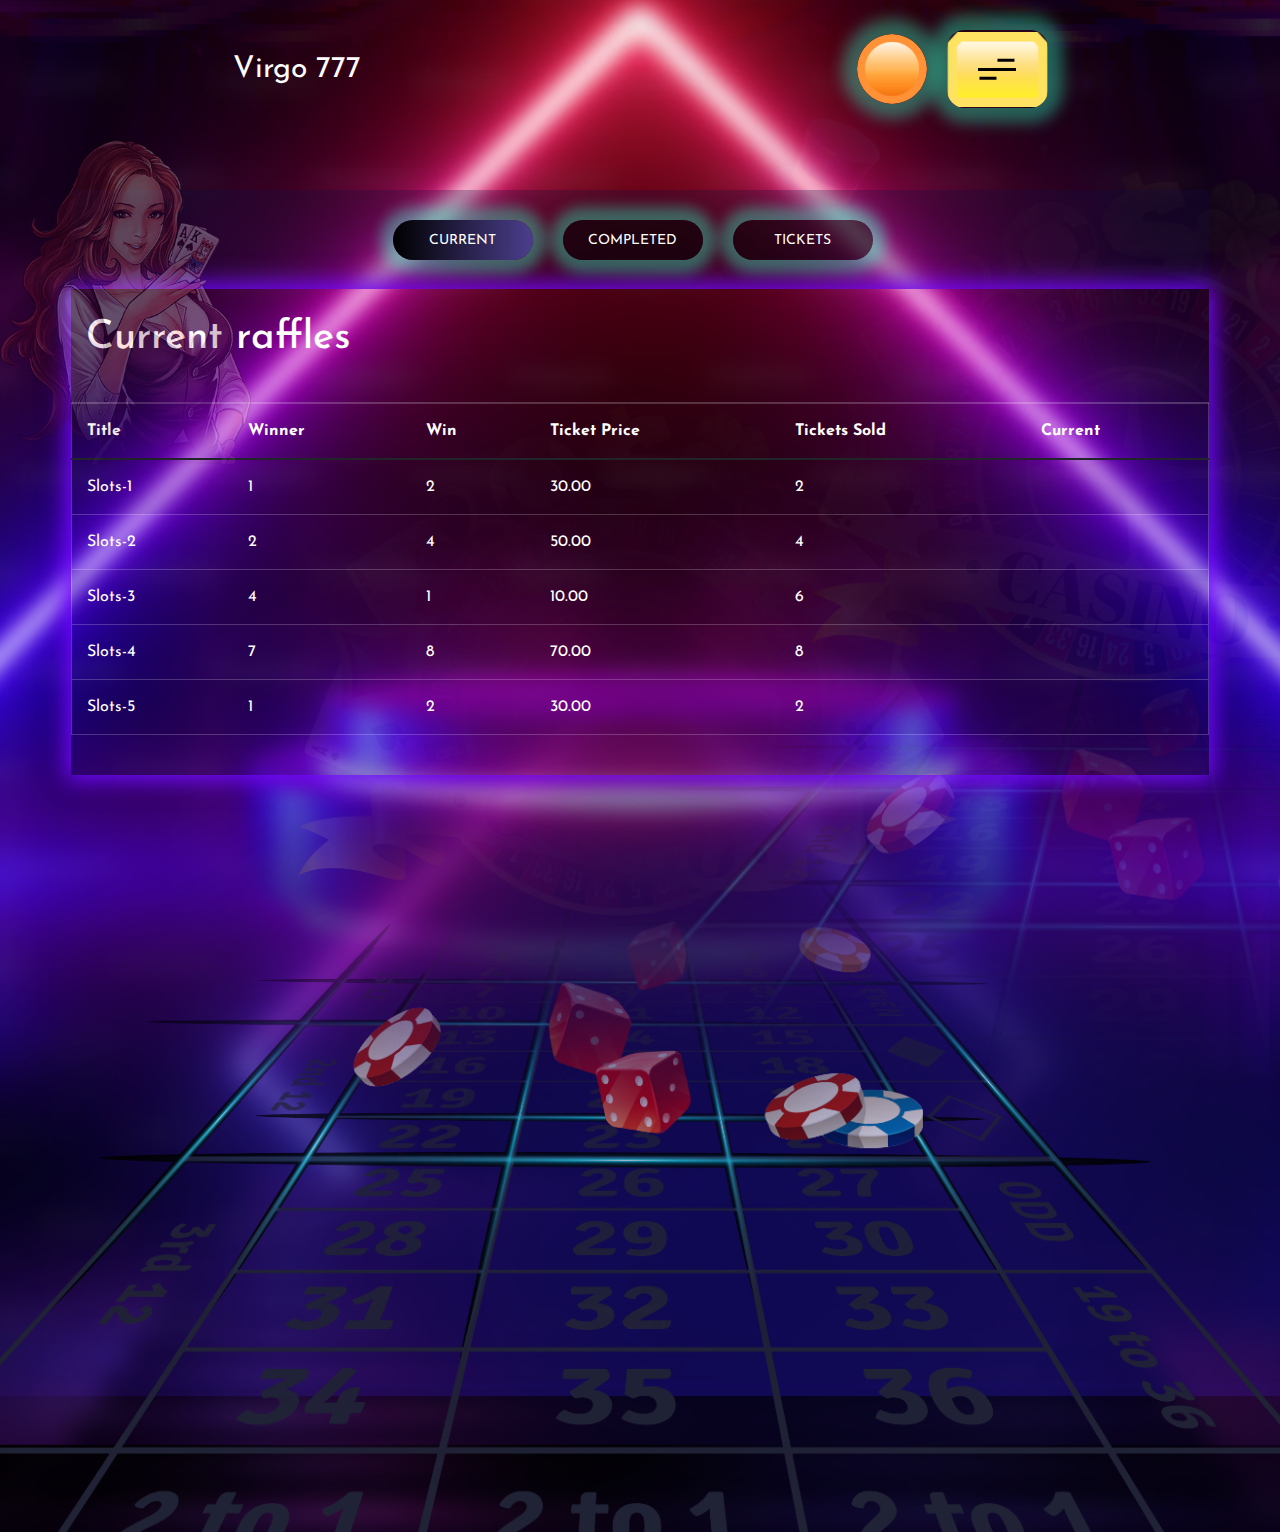
<file: raffles.html>
<!doctype html>
<html lang="en"> 
 <head> 
  <meta charset="utf-8"> 
  <meta name="viewport" content="width=device-width, initial-scale=1, shrink-to-fit=no"> 
  <meta name="description" content=""> 
  <meta name="author" content=""> 
  <title>raffles</title> <!-- Bootstrap core CSS --> 
  <link href="bootstrap/css/bootstrap.min.css" rel="stylesheet"> 
  <link rel="stylesheet" href="bootstrap/css/bootstrap.min.css.map"> 
  <link href="css/demo.css" rel="stylesheet" type="text/css"> 
  <link href="css/style.css" rel="stylesheet"> 
  <link rel="stylesheet" href="font/stylesheet.css"> 
  <link rel="stylesheet" href="https://cdnjs.cloudflare.com/ajax/libs/font-awesome/6.4.0/css/all.min.css" integrity="sha512-iecdLmaskl7CVkqkXNQ/ZH/XLlvWZOJyj7Yy7tcenmpD1ypASozpmT/E0iPtmFIB46ZmdtAc9eNBvH0H/ZpiBw==" crossorigin="anonymous" referrerpolicy="no-referrer"> 
  <link href="https://fonts.googleapis.com/css2?family=Josefin+Sans:wght@300;500;600;700&amp;display=swap&amp;family=Oswald:wght@700&amp;display=swap" rel="stylesheet"> 
  <link rel="stylesheet" type="text/css" href="css/slick.css"> 
  <link rel="stylesheet" href="https://cdnjs.cloudflare.com/ajax/libs/twitter-bootstrap/5.3.0/css/bootstrap.min.css"> 
  <link rel="stylesheet" href="https://cdn.datatables.net/1.13.5/css/dataTables.bootstrap5.min.css"> 
  <link rel="stylesheet" href="https://cdnjs.cloudflare.com/ajax/libs/animate.css/4.1.1/animate.min.css"> 
  <link href="css/responsive.css" rel="stylesheet"> 
  <script src="js/jquery.min.js"></script> 
  <script src="https://code.jquery.com/jquery-3.7.0.js"></script> 
  <script src="https://cdn.datatables.net/1.13.5/js/jquery.dataTables.min.js"></script> 
  <script src="https://cdn.datatables.net/1.13.5/js/dataTables.bootstrap5.min.js"></script> 
  <script src="bootstrap/js/bootstrap.min.js"></script> 
  <script type="text/javascript" src="js/slick.js"></script> 
  <script type="text/javascript" src="https://cdnjs.cloudflare.com/ajax/libs/wow/1.1.2/wow.min.js"></script> 
 </head> 
 <body> 
  <header class="header-area"> 
   <div class="container"> 
    <div class="head-wrap"> 
     <div class="row justify-content-between align-items-center"> 
      <div class="col-auto"> 
       <div class="logo"> <a href="index.html">Virgo 777</a> 
       </div> 
      </div> 
      <div class="col-auto"> <span class="nv-open-bg"></span> 
       <div class="navigation"> 
        <div class="row justify-content-between align-items-center"> 
         <div class="col-auto"> 
          <img class="close" src="images/close.png" alt=""> 
         </div> 
        </div> 
        <ul> 
         <li><a href="index.html">home</a></li> 
         <li><a href="game-slot-animals.html">game slot animals</a></li> 
         <li><a href="game-slot-fruits.html">game slot fruits</a></li> 
         <li><a href="login.html">login</a></li> 
         <li><a href="game.html">game</a></li> 
        </ul> 
       </div> 
      </div> 
      <div class="col-auto"> 
       <div class="header-right"> <button class="hdr-srch common-bg" style="background-image: url(./images/Ellipse-n.png);"><i class="fa-solid fa-magnifying-glass"></i> 
         <div class="hder-srch-area"> 
          <h3>search</h3> 
          <div class="each-filter-box"> 
           <input type="text" class="form-control" placeholder="search"> 
          </div> 
         </div> </button> <button class="humburger common-bg" style="background-image: url(./images/rec-n.png);"> <span class="menu-list"></span> </button> 
       </div> 
      </div> 
     </div> 
    </div> 
   </div> 
  </header> 
  <main> 
   <section class="bonus-sec login-footer raffle-sec common-bg wow animate__animated animate__fadeIn animate__slow 2s" style="background-image: url(./images/login-page-bg.png);"> 
    <div class="game-history-sec"> <span class="one-women-left wow animate__animated animate__fadeInleft animate__slow 2s"><img class="w-100" src="images/one-women.png" alt=""></span> 
     <div class="container-fluid"> 
      <div class="dtl-tab-area wow animate__animated animate__fadeInUp animate__slow 2s"> 
       <div class="tab-btn"> 
        <ul class="nav nav-tabs" id="myTab" role="tablist"> 
         <li class="nav-item" role="presentation"> <button class="nav-link active" id="home-tab" data-bs-toggle="tab" data-bs-target="#home" type="button" role="tab" aria-controls="home" aria-selected="false">CURRENT</button> </li> 
         <li class="nav-item" role="presentation"> <button class="nav-link" id="menu1-tab" data-bs-toggle="tab" data-bs-target="#menu1" type="button" role="tab" aria-controls="1" aria-selected="true">COMPLETED</button> </li> 
         <li class="nav-item" role="presentation"> <button class="nav-link" id="menu2-tab" data-bs-toggle="tab" data-bs-target="#menu2" type="button" role="tab" aria-controls="2" aria-selected="false">TICKETS</button> </li> 
        </ul> 
       </div> 
       <div class="tab-content-wrapper"> 
        <div class="tab-content" id="myTabContent"> 
         <div class="tab-pane fade active show" id="home" role="tabpanel" aria-labelledby="home-tab"> 
          <div class="history-game-table"> 
           <div class="history-game-tab-head"> 
            <div class="row justify-content-between"> 
             <div class="col-auto"> 
              <h2>Current raffles</h2> 
             </div> 
             <div class="col-auto"> 
              <div class="gm-tab-hd-btn"> <button><i class="fa-solid fa-arrows-rotate"></i></button> 
              </div> 
             </div> 
            </div> 
           </div> 
           <table id="example" class="table table-striped game-his-tab" style="width:100%"> 
            <thead> 
             <tr> 
              <th>Title</th> 
              <th>Winner</th> 
              <th>Win</th> 
              <th>Ticket price</th> 
              <th>Tickets sold</th> 
              <th>current</th> 
             </tr> 
            </thead> 
            <tbody> 
             <tr> 
              <td>Slots-1</td> 
              <td>1</td> 
              <td>2</td> 
              <td>30.00</td> 
              <td>2</td> 
              <td></td> 
             </tr> 
             <tr> 
              <td>Slots-2</td> 
              <td>2</td> 
              <td>4</td> 
              <td>50.00</td> 
              <td>4</td> 
              <td></td> 
             </tr> 
             <tr> 
              <td>Slots-3</td> 
              <td>4</td> 
              <td>1</td> 
              <td>10.00</td> 
              <td>6</td> 
              <td></td> 
             </tr> 
             <tr> 
              <td>Slots-4</td> 
              <td>7</td> 
              <td>8</td> 
              <td>70.00</td> 
              <td>8</td> 
              <td></td> 
             </tr> 
             <tr> 
              <td>Slots-5</td> 
              <td>1</td> 
              <td>2</td> 
              <td>30.00</td> 
              <td>2</td> 
              <td></td> 
             </tr> 
            </tbody> 
           </table> 
          </div> 
         </div> 
         <div class="tab-pane fade" id="menu1" role="tabpanel" aria-labelledby="menu1-tab"> 
          <div class="history-game-table"> 
           <div class="history-game-tab-head"> 
            <div class="row justify-content-between"> 
             <div class="col-auto"> 
              <h2>Completed raffles</h2> 
             </div> 
             <div class="col-auto"> 
              <div class="gm-tab-hd-btn"> <button><i class="fa-solid fa-arrows-rotate"></i></button> 
              </div> 
             </div> 
            </div> 
           </div> 
           <table id="example" class="table table-striped game-his-tab example-tab1-dt" style="width:100%"> 
            <thead> 
             <tr> 
              <th>Title</th> 
              <th>Winner</th> 
              <th>Win</th> 
              <th>Ticket price</th> 
              <th>Tickets sold</th> 
              <th>Completed</th> 
             </tr> 
            </thead> 
            <tbody> 
             <tr> 
              <td>Slots-1</td> 
              <td>1</td> 
              <td>2</td> 
              <td>30.00</td> 
              <td>2</td> 
              <td></td> 
             </tr> 
             <tr> 
              <td>Slots-2</td> 
              <td>2</td> 
              <td>4</td> 
              <td>50.00</td> 
              <td>4</td> 
              <td></td> 
             </tr> 
             <tr> 
              <td>Slots-3</td> 
              <td>4</td> 
              <td>1</td> 
              <td>10.00</td> 
              <td>6</td> 
              <td></td> 
             </tr> 
             <tr> 
              <td>Slots-4</td> 
              <td>7</td> 
              <td>8</td> 
              <td>70.00</td> 
              <td>8</td> 
              <td></td> 
             </tr> 
             <tr> 
              <td>Slots-5</td> 
              <td>1</td> 
              <td>2</td> 
              <td>30.00</td> 
              <td>2</td> 
              <td></td> 
             </tr> 
            </tbody> 
           </table> 
          </div> 
         </div> 
         <div class="tab-pane fade" id="menu2" role="tabpanel" aria-labelledby="menu2-tab"> 
          <div class="history-game-table"> 
           <div class="history-game-tab-head"> 
            <div class="row justify-content-between"> 
             <div class="col-auto"> 
              <h2>Tickets</h2> 
             </div> 
             <div class="col-auto"> 
              <div class="gm-tab-hd-btn"> <button><i class="fa-solid fa-arrows-rotate"></i></button> <button id="filter-clk"><i class="fa-solid fa-magnifying-glass"></i></button> 
               <div class="filter-area"> 
                <h3>Search</h3> 
                <form action=""> 
                 <div class="each-filter-box"> <label for="'">Search</label> 
                  <input type="password" class="form-control" placeholder="Raffle or Ticket id"> 
                 </div> 
                 <div class="reset-btn-grp"> <button>RESET</button> <button>SEARCH</button> 
                 </div> 
                </form> 
               </div> 
              </div> 
             </div> 
            </div> 
           </div> 
           <table id="example" class="table table-striped game-his-tab example-tab1-dt" style="width:100%"> 
            <thead> 
             <tr> 
              <th>Raffle</th> 
              <th>Ticket</th> 
              <th>Purchased</th> 
             </tr> 
            </thead> 
            <tbody> 
             <tr> 
              <td>Slots-1</td> 
              <td>1</td> 
              <td>2</td> 
             </tr> 
             <tr> 
              <td>Slots-2</td> 
              <td>2</td> 
              <td>4</td> 
             </tr> 
             <tr> 
              <td>Slots-3</td> 
              <td>4</td> 
              <td>1</td> 
             </tr> 
             <tr> 
              <td>Slots-4</td> 
              <td>7</td> 
              <td>8</td> 
             </tr> 
             <tr> 
              <td>Slots-5</td> 
              <td>1</td> 
              <td>2</td> 
             </tr> 
            </tbody> 
           </table> 
          </div> 
         </div> 
        </div> 
       </div> 
      </div> 
     </div> 
    </div> 
    <footer class="footer-sec"> 
     <div class="getin-touch"> 
      <ul class="footer-link wow animate__animated animate__fadeInUp animate__slow 2s"> 
       <li><a href="#">American roulette</a></li> 
       <li><a href="#">Animal slots</a></li> 
       <li><a href="#">Baccarat</a></li> 
       <li><a href="#">Blackjack </a></li> 
       <li><a href="#">Caribbean Poker</a></li> 
       <li><a href="#"><span>Games </span></a></li> 
       <li><a href="#"><span>Terms &amp; Conditions</span></a></li> 
       <li><a href="#"><span>Privacy Policy</span></a></li> 
      </ul> 
      <p class="wow animate__animated animate__fadeInUp animate__slow 2s">Copyrights © 2023 All Rights Reserved bootesoft.com.</p> 
     </div> <span class="ft-women-outer wow animate__animated animate__fadeInRight animate__slow 2s"> <img class="w-100" src="images/footer-women-img.png" alt=""> </span> 
    </footer> 
   </section> 
  </main> 
  <script src="js/custom.js"></script>  
 </body>
</html>
</file>
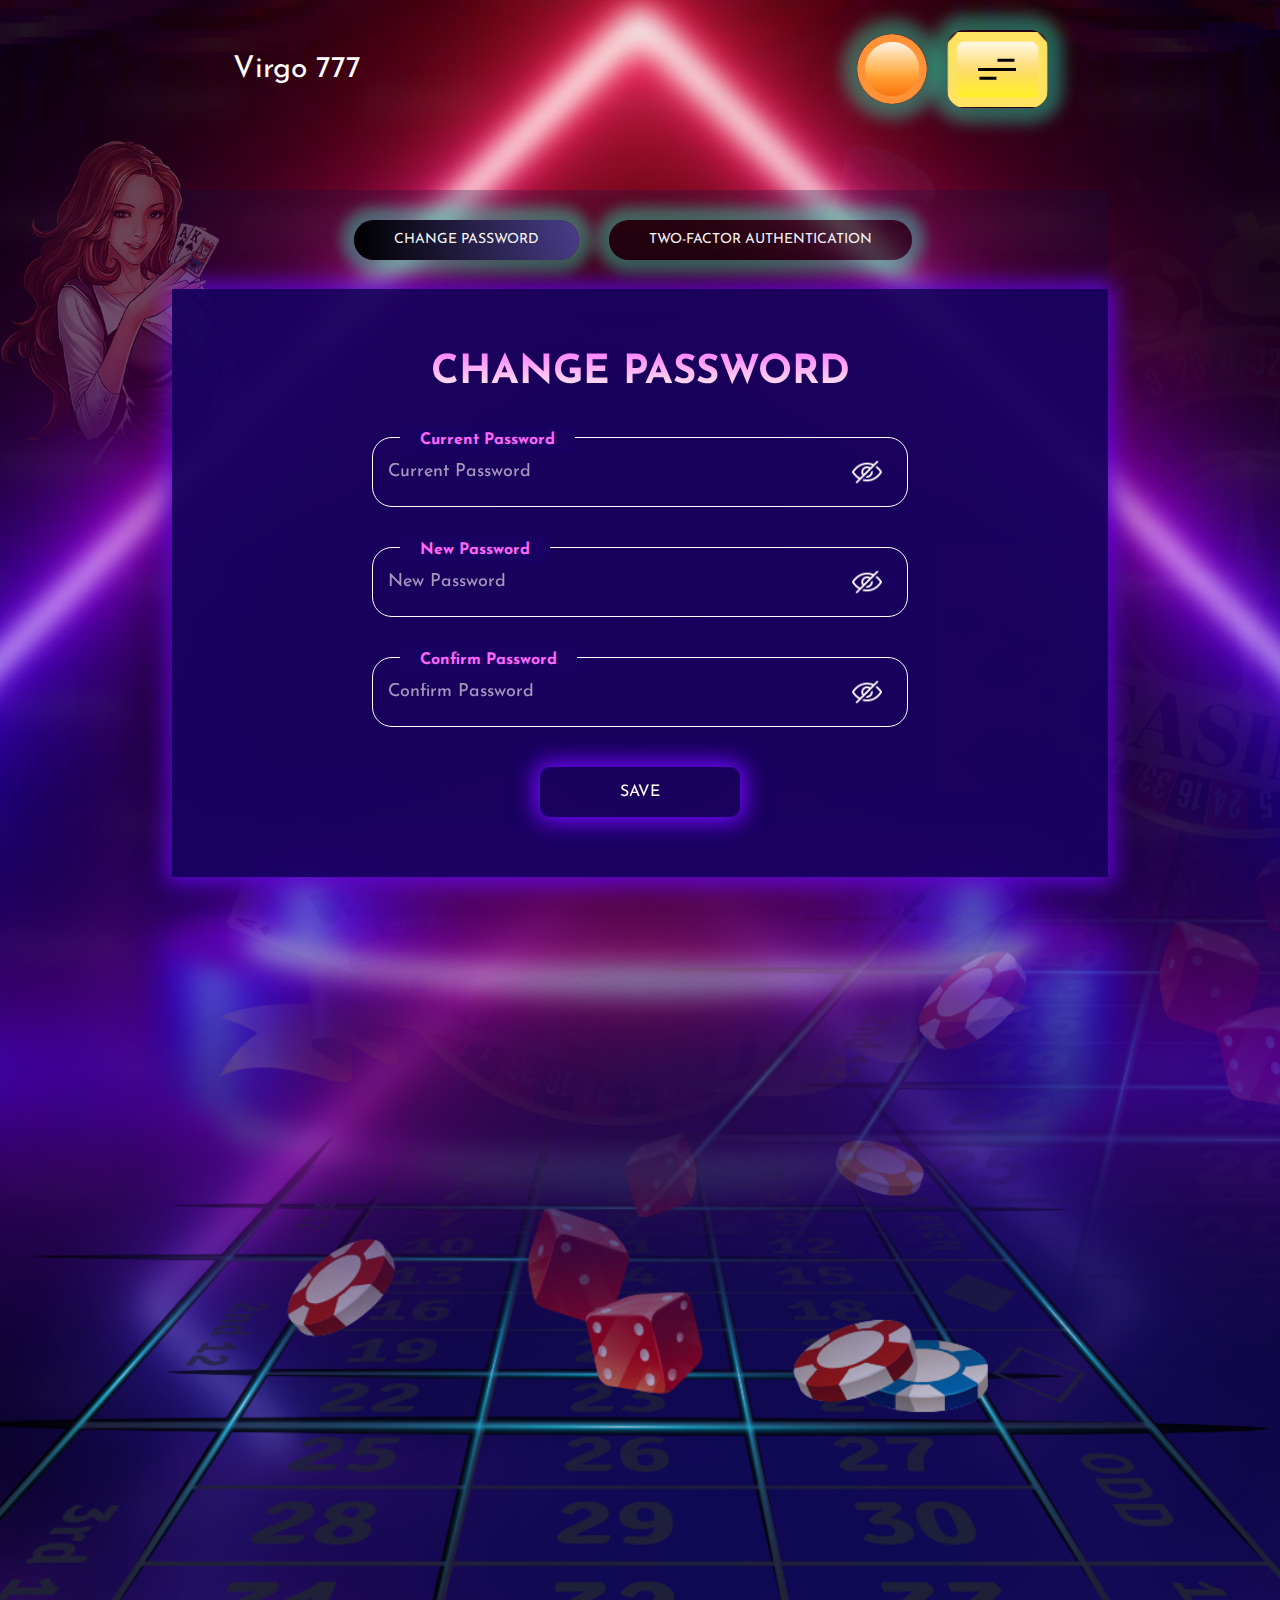
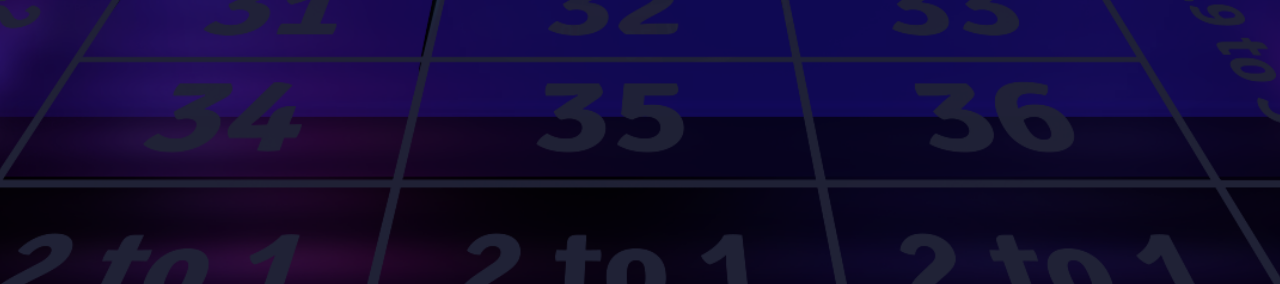
<file: security.html>
<!doctype html>
<html lang="en"> 
 <head> 
  <meta charset="utf-8"> 
  <meta name="viewport" content="width=device-width, initial-scale=1, shrink-to-fit=no"> 
  <meta name="description" content=""> 
  <meta name="author" content=""> 
  <title>security</title> <!-- Bootstrap core CSS --> 
  <link href="bootstrap/css/bootstrap.min.css" rel="stylesheet"> 
  <link rel="stylesheet" href="bootstrap/css/bootstrap.min.css.map"> 
  <link href="css/demo.css" rel="stylesheet" type="text/css"> 
  <link href="css/style.css" rel="stylesheet"> 
  <link rel="stylesheet" href="font/stylesheet.css"> 
  <link rel="stylesheet" href="https://cdnjs.cloudflare.com/ajax/libs/font-awesome/6.4.0/css/all.min.css" integrity="sha512-iecdLmaskl7CVkqkXNQ/ZH/XLlvWZOJyj7Yy7tcenmpD1ypASozpmT/E0iPtmFIB46ZmdtAc9eNBvH0H/ZpiBw==" crossorigin="anonymous" referrerpolicy="no-referrer"> 
  <link href="https://fonts.googleapis.com/css2?family=Josefin+Sans:wght@300;500;600;700&amp;display=swap&amp;family=Oswald:wght@700&amp;display=swap" rel="stylesheet"> 
  <link rel="stylesheet" type="text/css" href="css/slick.css"> 
  <link rel="stylesheet" href="https://cdnjs.cloudflare.com/ajax/libs/twitter-bootstrap/5.3.0/css/bootstrap.min.css"> 
  <link rel="stylesheet" href="https://cdnjs.cloudflare.com/ajax/libs/animate.css/4.1.1/animate.min.css"> 
  <link href="css/responsive.css" rel="stylesheet"> 
  <script src="js/jquery.min.js"></script> 
  <script src="https://code.jquery.com/jquery-3.7.0.js"></script> 
  <script src="bootstrap/js/bootstrap.min.js"></script> 
  <script type="text/javascript" src="js/slick.js"></script> 
  <script type="text/javascript" src="https://cdnjs.cloudflare.com/ajax/libs/wow/1.1.2/wow.min.js"></script> 
 </head> 
 <body> 
  <header class="header-area"> 
   <div class="container"> 
    <div class="head-wrap"> 
     <div class="row justify-content-between align-items-center"> 
      <div class="col-auto"> 
       <div class="logo"> <a href="index.html">Virgo 777</a> 
       </div> 
      </div> 
      <div class="col-auto"> <span class="nv-open-bg"></span> 
       <div class="navigation"> 
        <div class="row justify-content-between align-items-center"> 
         <div class="col-auto"> 
          <img class="close" src="images/close.png" alt=""> 
         </div> 
        </div> 
        <ul> 
         <li><a href="index.html">home</a></li> 
         <li><a href="game-slot-animals.html">game slot animals</a></li> 
         <li><a href="game-slot-fruits.html">game slot fruits</a></li> 
         <li><a href="login.html">login</a></li> 
         <li><a href="game.html">game</a></li> 
        </ul> 
       </div> 
      </div> 
      <div class="col-auto"> 
       <div class="header-right"> <button class="hdr-srch common-bg" style="background-image: url(./images/Ellipse-n.png);"><i class="fa-solid fa-magnifying-glass"></i> 
         <div class="hder-srch-area"> 
          <h3>search</h3> 
          <div class="each-filter-box"> 
           <input type="text" class="form-control" placeholder="search"> 
          </div> 
         </div> </button> <button class="humburger common-bg" style="background-image: url(./images/rec-n.png);"> <span class="menu-list"></span> </button> 
       </div> 
      </div> 
     </div> 
    </div> 
   </div> 
  </header> 
  <main> 
   <section class="bonus-sec login-footer game-history-sec security-sec common-bg wow animate__animated animate__fadeIn animate__slow 2s" style="background-image: url(./images/login-page-bg.png);"> 
    <div class="game-history-sec"> <span class="one-women-left wow animate__animated animate__fadeInleft animate__slow 2s"><img class="w-100" src="images/one-women.png" alt=""></span> 
     <div class="container-fluid"> 
      <div class="dtl-tab-area wow animate__animated animate__fadeInUp animate__slow 2s"> 
       <div class="tab-btn"> 
        <ul class="nav nav-tabs" id="myTab" role="tablist"> 
         <li class="nav-item" role="presentation"> <button class="nav-link active" id="home-tab" data-bs-toggle="tab" data-bs-target="#home" type="button" role="tab" aria-controls="home" aria-selected="false">Change password</button> </li> 
         <li class="nav-item" role="presentation"> <button class="nav-link" id="menu1-tab" data-bs-toggle="tab" data-bs-target="#menu1" type="button" role="tab" aria-controls="1" aria-selected="true">Two-factor authentication</button> </li> 
        </ul> 
       </div> 
       <div class="tab-content-wrapper"> 
        <div class="tab-content" id="myTabContent"> 
         <div class="tab-pane fade active show" id="home" role="tabpanel" aria-labelledby="home-tab"> 
          <div class="login-block"> 
           <div class="filter-area" style="display: block;"> 
            <h2>change Password</h2> 
            <form action=""> 
             <div class="each-filter-box"> <label for="" class="srch-up">Current password</label> 
              <input type="password" class="form-control" placeholder="Current password"> 
             </div> 
             <div class="each-filter-box"> <label for="" class="srch-up">New password</label> 
              <input type="password" class="form-control" placeholder="New password"> 
             </div> 
             <div class="each-filter-box"> <label for="" class="srch-up">Confirm password</label> 
              <input type="password" class="form-control" placeholder="Confirm password"> 
             </div> 
             <div class="reset-btn-grp"> <button>SAVE</button> 
             </div> 
            </form> 
           </div> 
          </div> 
         </div> 
         <div class="tab-pane fade" id="menu1" role="tabpanel" aria-labelledby="menu1-tab"> 
          <div class="login-block"> 
           <div class="filter-area" style="display: block;"> 
            <h2>Two-factor authentication</h2> 
            <p>2-step verification provides stronger security for your account by requiring a second step of verification when you sign in. In addition to your password, you will also need a code generated by the Google Authenticator app on your phone. It is strongly recommended to enable two-factor authentication to protect your account.</p> 
            <div class="reset-btn-grp"> <button>ENABLE</button> 
            </div> 
           </div> 
          </div> 
         </div> 
        </div> 
       </div> 
      </div> 
     </div> 
    </div> 
    <footer class="footer-sec"> 
     <div class="getin-touch"> 
      <ul class="footer-link wow animate__animated animate__fadeInUp animate__slow 2s"> 
       <li><a href="#">American roulette</a></li> 
       <li><a href="#">Animal slots</a></li> 
       <li><a href="#">Baccarat</a></li> 
       <li><a href="#">Blackjack </a></li> 
       <li><a href="#">Caribbean Poker</a></li> 
       <li><a href="#"><span>Games </span></a></li> 
       <li><a href="#"><span>Terms &amp; Conditions</span></a></li> 
       <li><a href="#"><span>Privacy Policy</span></a></li> 
      </ul> 
      <p class="wow animate__animated animate__fadeInUp animate__slow 2s">Copyrights © 2023 All Rights Reserved bootesoft.com.</p> 
     </div> <span class="ft-women-outer wow animate__animated animate__fadeInRight animate__slow 2s"> <img class="w-100" src="images/footer-women-img.png" alt=""> </span> 
    </footer> 
   </section> 
  </main> 
  <script src="js/custom.js"></script>  
 </body>
</html>
</file>
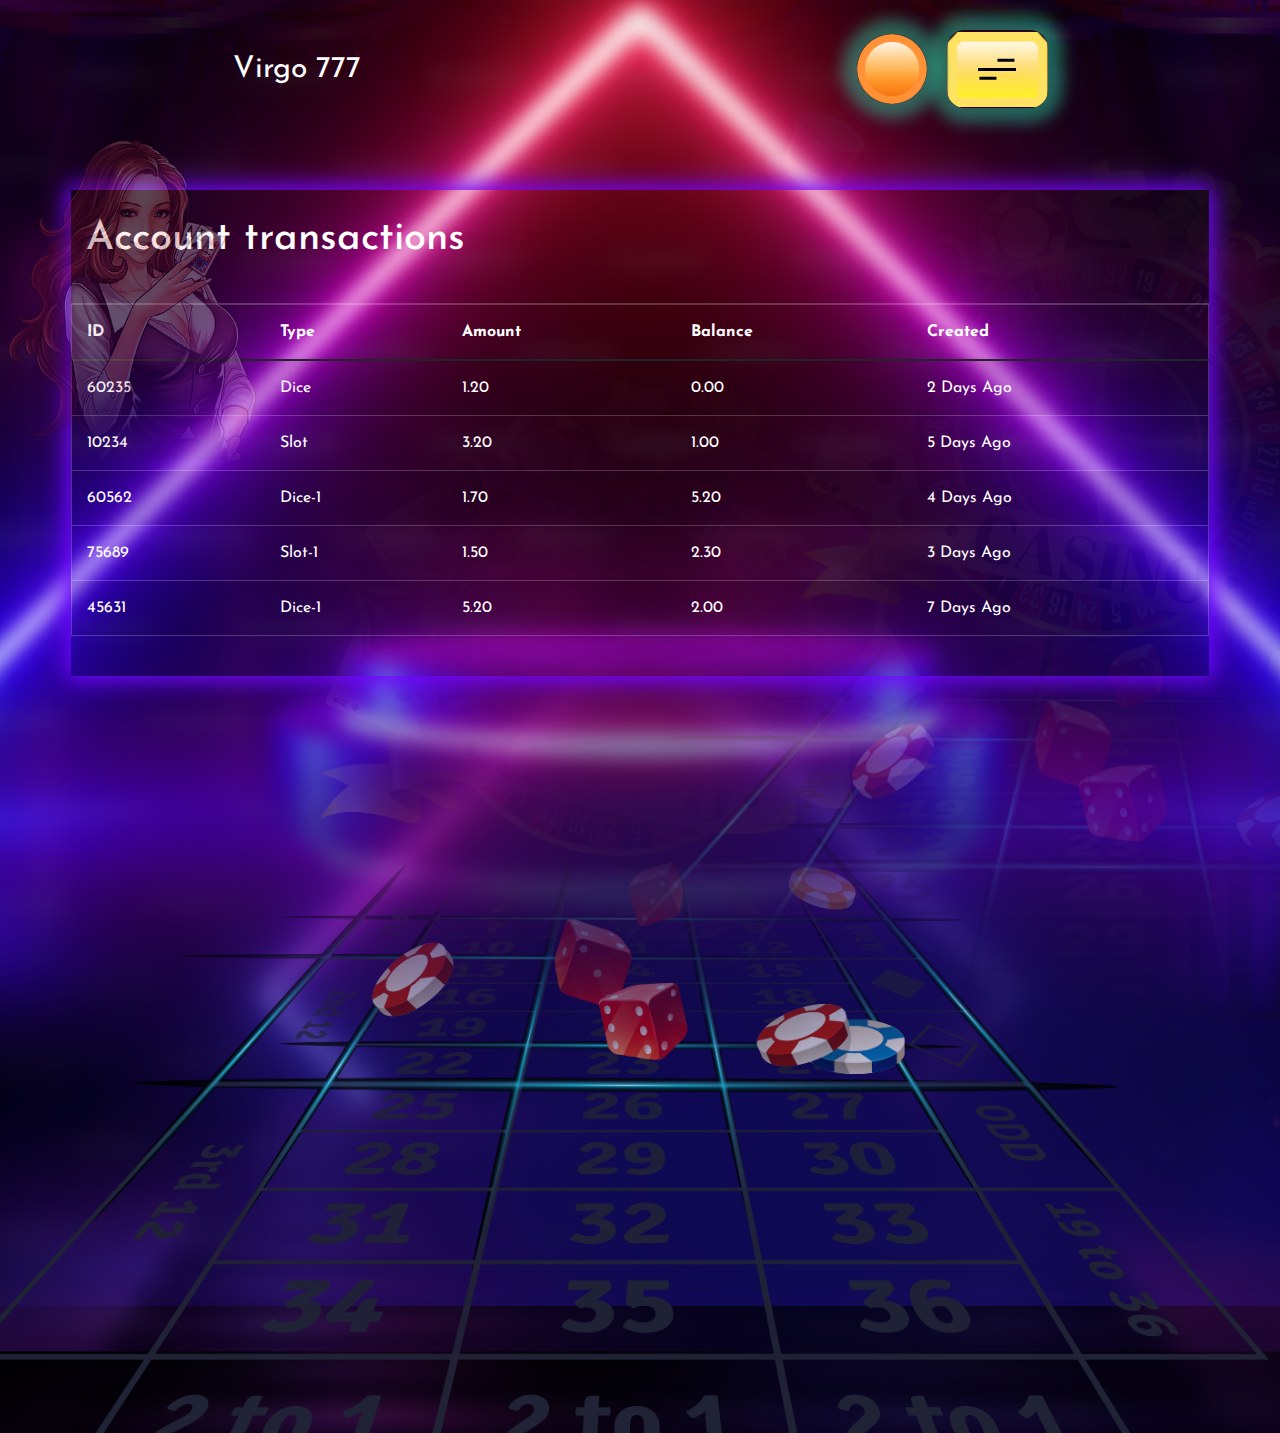
<file: transactions.html>
<!doctype html>
<html lang="en"> 
 <head> 
  <meta charset="utf-8"> 
  <meta name="viewport" content="width=device-width, initial-scale=1, shrink-to-fit=no"> 
  <meta name="description" content=""> 
  <meta name="author" content=""> 
  <title>transactions</title> <!-- Bootstrap core CSS --> 
  <link href="bootstrap/css/bootstrap.min.css" rel="stylesheet"> 
  <link rel="stylesheet" href="bootstrap/css/bootstrap.min.css.map"> 
  <link href="css/demo.css" rel="stylesheet" type="text/css"> 
  <link href="css/style.css" rel="stylesheet"> 
  <link rel="stylesheet" href="font/stylesheet.css"> 
  <link rel="stylesheet" href="https://cdnjs.cloudflare.com/ajax/libs/font-awesome/6.4.0/css/all.min.css" integrity="sha512-iecdLmaskl7CVkqkXNQ/ZH/XLlvWZOJyj7Yy7tcenmpD1ypASozpmT/E0iPtmFIB46ZmdtAc9eNBvH0H/ZpiBw==" crossorigin="anonymous" referrerpolicy="no-referrer"> 
  <link href="https://fonts.googleapis.com/css2?family=Josefin+Sans:wght@300;500;600;700&amp;display=swap&amp;family=Oswald:wght@700&amp;display=swap" rel="stylesheet"> 
  <link rel="stylesheet" type="text/css" href="css/slick.css"> 
  <link rel="stylesheet" href="https://cdnjs.cloudflare.com/ajax/libs/twitter-bootstrap/5.3.0/css/bootstrap.min.css"> 
  <link rel="stylesheet" href="https://cdn.datatables.net/1.13.5/css/dataTables.bootstrap5.min.css"> 
  <link rel="stylesheet" href="https://cdnjs.cloudflare.com/ajax/libs/animate.css/4.1.1/animate.min.css"> 
  <link href="css/responsive.css" rel="stylesheet"> 
  <script src="js/jquery.min.js"></script> 
  <script src="https://code.jquery.com/jquery-3.7.0.js"></script> 
  <script src="https://cdn.datatables.net/1.13.5/js/jquery.dataTables.min.js"></script> 
  <script src="https://cdn.datatables.net/1.13.5/js/dataTables.bootstrap5.min.js"></script> 
  <script src="bootstrap/js/bootstrap.min.js"></script> 
  <script type="text/javascript" src="js/slick.js"></script> 
  <script type="text/javascript" src="https://cdnjs.cloudflare.com/ajax/libs/wow/1.1.2/wow.min.js"></script> 
 </head> 
 <body> 
  <header class="header-area"> 
   <div class="container"> 
    <div class="head-wrap"> 
     <div class="row justify-content-between align-items-center"> 
      <div class="col-auto"> 
       <div class="logo"> <a href="index.html">Virgo 777</a> 
       </div> 
      </div> 
      <div class="col-auto"> <span class="nv-open-bg"></span> 
       <div class="navigation"> 
        <div class="row justify-content-between align-items-center"> 
         <div class="col-auto"> 
          <img class="close" src="images/close.png" alt=""> 
         </div> 
        </div> 
        <ul> 
         <li><a href="index.html">home</a></li> 
         <li><a href="game-slot-animals.html">game slot animals</a></li> 
         <li><a href="game-slot-fruits.html">game slot fruits</a></li> 
         <li><a href="login.html">login</a></li> 
         <li><a href="game.html">game</a></li> 
        </ul> 
       </div> 
      </div> 
      <div class="col-auto"> 
       <div class="header-right"> <button class="hdr-srch common-bg" style="background-image: url(./images/Ellipse-n.png);"><i class="fa-solid fa-magnifying-glass"></i> 
         <div class="hder-srch-area"> 
          <h3>search</h3> 
          <div class="each-filter-box"> 
           <input type="text" class="form-control" placeholder="search"> 
          </div> 
         </div> </button> <button class="humburger common-bg" style="background-image: url(./images/rec-n.png);"> <span class="menu-list"></span> </button> 
       </div> 
      </div> 
     </div> 
    </div> 
   </div> 
  </header> 
  <main> 
   <section class="bonus-sec login-footer leaderboard-sec common-bg wow animate__animated animate__fadeIn animate__slow 2s" style="background-image: url(./images/login-page-bg.png);"> 
    <div class="container-fluid"> 
     <div class="game-history-sec"> <span class="one-women-left wow animate__animated animate__fadeInleft animate__slow 2s"><img class="w-100" src="images/one-women.png" alt=""></span> 
      <div class="dtl-tab-area wow animate__animated animate__fadeInUp animate__slow 2s"> 
       <div class="tab-content-wrapper"> 
        <div class="history-game-table"> 
         <div class="history-game-tab-head"> 
          <div class="row justify-content-between"> 
           <div class="col-auto"> 
            <h2>Account transactions</h2> 
           </div> 
           <div class="col-auto"> 
            <div class="gm-tab-hd-btn"> <button><i class="fa-solid fa-arrows-rotate"></i></button> <button id="filter-clk"><i class="fa-solid fa-filter"></i></button> 
             <div class="filter-area"> 
              <h3>filter</h3> 
              <form action=""> 
               <div class="each-filter-box"> <label for="'">period</label> <select class="form-select" aria-label="Default select example"> <option selected>all time</option> <option value="1">last 24 hours</option> <option value="2">This weak</option> <option value="3">this month</option> </select> 
               </div> 
              </form> 
             </div> 
            </div> 
           </div> 
          </div> 
         </div> 
         <table id="example" class="table table-striped game-his-tab" style="width:100%"> 
          <thead> 
           <tr> 
            <th>ID</th> 
            <th>Type</th> 
            <th>Amount</th> 
            <th>Balance</th> 
            <th>Created</th> 
           </tr> 
          </thead> 
          <tbody> 
           <tr> 
            <td>60235</td> 
            <td>Dice</td> 
            <td>1.20</td> 
            <td>0.00</td> 
            <td>2 days ago</td> 
           </tr> 
           <tr> 
            <td>10234</td> 
            <td>Slot</td> 
            <td>3.20</td> 
            <td>1.00</td> 
            <td>5 days ago</td> 
           </tr> 
           <tr> 
            <td>60562</td> 
            <td>Dice-1</td> 
            <td>1.70</td> 
            <td>5.20</td> 
            <td>4 days ago</td> 
           </tr> 
           <tr> 
            <td>75689</td> 
            <td>Slot-1</td> 
            <td>1.50</td> 
            <td>2.30</td> 
            <td>3 days ago</td> 
           </tr> 
           <tr> 
            <td>45631</td> 
            <td>Dice-1</td> 
            <td>5.20</td> 
            <td>2.00</td> 
            <td>7 days ago</td> 
           </tr> 
          </tbody> 
         </table> 
        </div> 
       </div> 
      </div> 
     </div> 
    </div> 
    <footer class="footer-sec"> 
     <div class="getin-touch"> 
      <ul class="footer-link wow animate__animated animate__fadeInUp animate__slow 2s"> 
       <li><a href="#">American roulette</a></li> 
       <li><a href="#">Animal slots</a></li> 
       <li><a href="#">Baccarat</a></li> 
       <li><a href="#">Blackjack </a></li> 
       <li><a href="#">Caribbean Poker</a></li> 
       <li><a href="#"><span>Games </span></a></li> 
       <li><a href="#"><span>Terms &amp; Conditions</span></a></li> 
       <li><a href="#"><span>Privacy Policy</span></a></li> 
      </ul> 
      <p class="wow animate__animated animate__fadeInUp animate__slow 2s">Copyrights © 2023 All Rights Reserved bootesoft.com.</p> 
     </div> <span class="ft-women-outer wow animate__animated animate__fadeInRight animate__slow 2s"> <img class="w-100" src="images/footer-women-img.png" alt=""> </span> 
    </footer> 
   </section> 
  </main> 
  <script src="js/custom.js"></script>  
 </body>
</html>
</file>
<file: css/demo.css>
.mm-menu
{
	display: none;
}

.header,
.content,
.footer
{
	text-align: center;
}
.header,
.footer
{
	background: #fff;
	font-size: 16px;
	font-weight: bold;
	color: #fff;
	line-height: 40px;
	-moz-box-sizing: border-box;
	box-sizing: border-box;	
	width: 100%;
	height: 80px;
	padding:10px 0px;
	position:relative;
	z-index:99;
}
.header.fixed
{
	position: fixed;
	top: 0;
	left: 0;
}
.footer.fixed
{
	position: fixed;
	bottom: 0;
	left: 0;
}
.header a
{
	/*background:url(../images/index.png) no-repeat center center;*/
	display: block;
	width: 40px;
	height: 61px;
	position: absolute;
	top: 13px;
	left: 10px;
}
.content
{
	padding: 150px 50px 50px 50px;
}
</file>
<file: css/style.css>
@import "common-class.css";
    body {
        padding: 0px;
        margin: 0px;
        font-family: 'Josefin Sans';
        overflow-x: hidden;
    }
    .dblock {
        display: none;
    }
    html {
        font-size: 62.5%;
    }
    /***============ header-area ============***/
    .header-area {
        position: absolute;
        top: 1rem;
        left: 0;
        width: 100%;
        z-index: 1000;
        padding: 2rem 0;
    }
    .head-wrap{
        position: relative;
    }
    .logo a{
        font-size: 3.6rem;
        font-family: 'Josefin Sans';
        color: #fff;
        display: inline-block;
    }
    .header-area ul{
        padding: 1.2rem 0;
        text-align: center;
        margin-top: 4rem;
    }
    .navigation ul li{
        display: block;
        margin-bottom: 4rem;
    }
    .navigation ul li:last-child{
		margin-bottom: 0;
	}
    .navigation ul li a {
        font-size: 2rem;
        font-family: 'Josefin Sans';
        color: #fff;
        display: inline-block;
        transition: 0.5s all;
        -webkit-transition: 0.5s all;
        font-weight: 700;
        width: 28rem;
        height: 5rem;
        text-transform: capitalize;
        border-radius: 5rem;
        background-color: transparent;
        line-height: 5rem;
        webkit-box-shadow: 0px 0px 13px 13px rgba(45,255,196,0.38);
        -moz-box-shadow: 0px 0px 13px 13px rgba(45,255,196,0.38);
        box-shadow: 0px 0px 6px 9px rgb(45 255 196 / 22%);
        text-align: center;
    }
    .navigation {
		position: fixed;
		top: 0;
		right: -100%;
		z-index: 500;
		height: 100%;
		background-color: #f0eded;
		padding: 3rem;
		transition: 0.8s all;
		-webkit-transition: 0.8s all;
		width: 50%;
        background: rgb(40,26,111);
        background: linear-gradient(90deg, rgba(40,26,111,1) 0%, rgba(127,112,218,1) 0%, rgba(20,10,86,1) 100%);
        overflow-y: auto;
    }
    .navigation ul li:hover > ul{
		display: none;
	}
    .navigation ul li a:hover{
        opacity: 0.7;
    }
    .humburger img,
    .close{
        width: 4rem;
        cursor: pointer;
    }
    .menu-hidden{
        visibility: hidden !important;
    }
    .close{
		z-index: 99;
		width: 2rem;
		display: block;
        filter: invert(10);
        -webkit-filter: invert(10);
	}
    .d-block{
        display: block;
    }
    .d-none{
        display: none;
    }
    .show-mobile-menu{
        right: 0 !important;
        transition: 0.8s all;
        -webkit-transition: 0.8s all;
    }
    .container{
		max-width: 1110px;
	}
    .hdr-srch{
        font-size: 2rem;
        color: #fff;
        margin-right: 2rem;
        border-radius: 100%;
        width: 7rem;
        height: 7rem;
        position: relative;
    }
    .hder-srch-area{
        position: absolute;
        top: calc(100% + 10px);
        right: 0;
        width: 40rem;
        height: auto;
        padding: 2rem;
        -webkit-box-shadow: 0px 0px 22px 5px #7208ff;
        -moz-box-shadow: 0px 0px 22px 5px #7208ff;
        box-shadow: 0px 0px 22px 5px #7208ff;
        background-color: #000;
        border-radius: 3rem;
        display: none;
    }
    .hder-srch-area h3{
        font-size: 2.2rem;
        color: #fff;
        text-align: left;
        text-transform: capitalize;
        margin-bottom: 1.5rem;
        opacity: 1;
    }
    .hder-srch-area label{
        color: #fff;
        font-size: 1.4rem;
        background-color: #091160;
    }
    .hder-srch-area .each-filter-box .form-control{
        height: 4rem !important;
        border-radius: 3rem;
    }
    .hder-srch-area .each-filter-box{
        margin-top: 0;
    }
    .humburger{
        border-radius: 1.5rem;
        height: 6.9rem !important;
        width: 9.1rem;
    }
    .header-right{
        display: flex;
        justify-content: center;
        align-items: center;
    }
    .header-right button{
        border: none;
        background-color: transparent;
        text-align: center;
        color: #000;
        display: flex;
        justify-content: center;
        align-items: center;
        -webkit-box-shadow:0px 0px 15px 15px rgba(45,255,196,0.38);
        -moz-box-shadow: 0px 0px 15px 15px rgba(45,255,196,0.38);
        box-shadow: 0px 0px 15px 15px rgba(45,255,196,0.38);
        background-size: contain;
        transition: 0.5s all;
        -webkit-transition: 0.5s all;
    }
    .header-right button:hover{
        opacity: 0.7;
    }
    .sticky {
        position: fixed !important;
        background-color: #fff;
        top: 0 !important;
        padding-top: 15px !important;
        transition: 0.9s all;
        -webkit-transition: 0.9s all;
        background: rgb(40,26,111);
        -webkit-box-shadow:0px 0px 15px 15px rgba(45,255,196,0.38);
        -moz-box-shadow: 0px 0px 15px 15px rgba(45,255,196,0.38);
        box-shadow: 0px 0px 15px 15px rgba(45,255,196,0.38);
        background: linear-gradient(90deg, rgba(40,26,111,1) 0%, rgba(127,112,218,1) 0%, rgba(20,10,86,1) 100%);
    }
    /* menu-list */
    .menu-list{
        position: relative;
        display: inline-block;
        width: 3.8rem;
        height: 0.3rem;
        background-color: #000;
    }
    .menu-list:after {
        content: "";
        width: 45%;
        height: 0.25rem;
        background-color: #000;
        top: calc(50% - 9px);
        left: calc(50% + 9px);
        transform: translate(-50%,-50%);
        position: absolute;
        transition: 0.3s all;
        -webkit-transition: 0.3s all;
    }
    .menu-list:before {
        content: "";
        width: 45%;
        height: 0.25rem;
        background-color: #000;
        top: calc(50% + 9px);
        left: calc(50% - 9px);
        transform: translate(-50%,-50%);
        position: absolute;
        transition: 0.3s all;
        -webkit-transition: 0.3s all;
    }
    .humburger:hover .menu-list:after,
    .humburger:hover .menu-list:before{
        width: 100%;
        left: 50%;
    }
    .nv-open-bg{
        display: block;
        width: 100%;
        height: 100%;
        position: fixed;
        top: 0;
        left: 0;
        opacity: 0.5;
        background: linear-gradient(90deg, rgba(40,26,111,1) 0%, rgba(127,112,218,1) 0%, rgba(20,10,86,1) 100%);
        display: none;
    }
    /***============ banner-area ============***/
    .banner-area{
        position: relative;
        overflow: hidden;
        padding-bottom: 15rem;
        background-position: top,center;
    }
    .banner-content{
        position: relative;
        z-index: 10;
    }
    .ban-btn button{
        background-color: transparent;
        border: none;
        height: 9rem;
        width: 24rem;
        font-size: 2.4rem;
        font-family: 'Josefin Sans';
        transition: 0.7s all;
        -webkit-transition: 0.7s all;
        position: relative;
        transition: 0.5s all;
        -webkit-transition: 0.5s all;
        margin-top: 1.5rem;
        border-radius: 6rem;
        -webkit-box-shadow:0px 0px 13px 13px rgba(45,255,196,0.38);
        -moz-box-shadow: 0px 0px 13px 13px rgba(45,255,196,0.38);
        box-shadow: 0px 0px 13px 13px rgba(45,255,196,0.38);
        margin-right: 2rem;
    }
    .play-btn{
        color: #fefd0f;
        text-shadow: 2px 0 #01017e, -2px 0 #01017e, 0 2px #01017e, 0 -2px #01017e,
               1px 1px #01017e, -1px -1px #01017e, 1px -1px #01017e, -1px 1px #01017e;
    }
    .sign-btn{
        color: #fefd0f;
        text-shadow: 2px 0 #367300, -2px 0 #367300, 0 2px #367300, 0 -2px #367300,
               1px 1px #367300, -1px -1px #367300, 1px -1px #367300, -1px 1px #367300;
    }
   .ban-img{
    width: calc(100% + 100% + 90%);
    padding-top: 12rem;
    margin-left: -8rem;
   }
   .ban-slogan h3{
    color:#ffde27;
    font-size: 3.3rem;
    margin: 2rem 0;
   }
   .ban-btn button:hover{
    opacity: 0.6;
   }
   .ban-btn button span{
    position: absolute;
    top: 48%;
    transform: translateY(-50%);
    display: inline-block;
    right: 5rem;
    transition: 0.5s all;
    -webkit-transition: 0.5s all;
   }
   .ban-btn button:hover span{
    right: 4rem;
   }
   .banner-content .text-center{
    width: 100%;
    max-width: 60rem;
    margin: -58rem auto 0 auto;
   }
   .banner-content .text-center h3{
    color: #00c31c;
    font-size: 2.6rem;
    font-weight: 700;
   }
   .banner-content .text-center h2{
    margin-bottom: 2rem;
    line-height: 1;
   }
   .banner-content p{
    text-align: center;
    margin-bottom: 6rem;
   }
   .ban-slogan{
    margin-top: 20rem;
    position: relative;
   }
   .hat-img{
    position: absolute;
    right: 0;
    bottom: 0;
    width: auto;
    height: auto;
   }
   .ban-count ul{
    list-style: none;
    display: flex;
    justify-content: center;
    flex-wrap: wrap;
   }
   .ban-count ul li{
    display: inline-block;
    margin: 0 -1.2rem;
   }
   .ban-count ul li h4,
   .ban-count ul li span{
    color: #fff;
    font-family: 'Josefin Sans';
    text-align: center;
    text-transform: uppercase;
   }
   .ban-count ul li h4{
    font-size: 3rem;
   }
   .ban-count ul li span{
    font-size: 3.6rem;
    width: 19rem;
    height: 6rem;
    display: inline-block;
    font-family: 'Oswald';
    font-weight: 700;
   }
   .ban-count{
    width: 100%;
    display: flex;
    justify-content: center;
    position: relative;
    z-index: 10;
    margin-bottom: 6rem;
   }
   .ban-count h4{
    margin-bottom: 0.5rem;
   }
   .rect-img,
   .flr-img{
    position: absolute;
    top: 76rem;
    left: 22rem;
    width: 10rem;
    height: 10rem;
   }
   .flr-img{
    top: 20rem;
    left: 9rem;
   }
   .rect-img img,
   .flr-img img{
    width: 100%;
   }
   .ban-dmd-img{
    bottom: -50px;
    position: absolute;
   }
   .ban-reel-img{
    position: absolute;
    right: -22rem;
    bottom: -0.2rem;
    z-index: 1;
   }
   .grnd-btn h4,
   .grnd-btn span{
    text-shadow: 2px 0 #0800be, -2px 0 #0800be, 0 2px #0800be, 0 -2px #0800be,
               1px 1px #0800be, -1px -1px #0800be, 1px -1px #0800be, -1px 1px #0800be;
   }
   .mjr-btn h4,
   .mjr-btn span{
    text-shadow: 2px 0 #cd5e00, -2px 0 #cd5e00, 0 2px #cd5e00, 0 -2px #cd5e00,
               1px 1px #cd5e00, -1px -1px #cd5e00, 1px -1px #cd5e00, -1px 1px #cd5e00;
   }
   .mnr-btn h4,
   .mnr-btn span{
    text-shadow: 2px 0 #d50074, -2px 0 #d50074, 0 2px #d50074, 0 -2px #d50074,
               1px 1px #d50074, -1px -1px #d50074, 1px -1px #d50074, -1px 1px #d50074;
   }
   .mni-btn h4,
   .mni-btn span{
    text-shadow: 2px 0 #a17b00, -2px 0 #a17b00, 0 2px #a17b00, 0 -2px #a17b00,
               1px 1px #a17b00, -1px -1px #a17b00, 1px -1px #a17b00, -1px 1px #a17b00;
   }

   .slot{
    text-align: center;
    position: relative;
    top: 13rem;
   }
   .slot h2{
    font-weight: 700;
   }
   /***============ ban-bottom-sec ============***/
   .ban-bottom-sec h2{
    font-weight: 700;
    padding-bottom: 1rem;
   }
   .ban-btm-img{
    padding: 42rem 0 5rem 0;
    position: relative;
   }
   .choose-btn{
    display: inline-block;
    color: #fff;
    font-size: 2.5rem;
    font-family: 'Josefin Sans';
    width: 27rem;
    height: 9rem;
    line-height: 9rem;
    position: relative;
    border-radius: 6rem;
    z-index: 5;
    transition: 0.5s all;
    -webkit-transition: 0.5s all;
    -webkit-box-shadow:0px 0px 13px 13px rgba(45,255,196,0.38);
        -moz-box-shadow: 0px 0px 13px 13px rgba(45,255,196,0.38);
        box-shadow: 0px 0px 13px 13px rgba(45,255,196,0.38);
    text-shadow: 2px 0 #a17b00, -2px 0 #a17b00, 0 2px #a17b00, 0 -2px #a17b00,
               1px 1px #a17b00, -1px -1px #a17b00, 1px -1px #a17b00, -1px 1px #a17b00;
   }
   .choose-btn:hover{
    opacity: 0.7;
   }
   .choose-btn:hover{
    color: #fff;
   }
   /***============ product-sec ============***/
   .product-sec{
    padding: 12.5rem 0;
    position: relative;
    overflow: hidden;
   }
   .product-sec .text-center{
    width: 100%;
    max-width: 70rem;
    margin: 0 auto;
    position: relative;
    z-index: 15;
   }
   .product-sec .text-center h2{
        font-family: 'gameplayregular';
        font-size: 8.7rem;
        background: -webkit-linear-gradient(#f5ff0f, #feffe8 );
        -webkit-background-clip: text;
        -webkit-text-fill-color: transparent;
        -webkit-text-stroke: 1px #b5ba00;
   }
   .product-dtl{
    text-align: center;
   }
   .pr-nw-btn{
    display: inline-block;
    background-size: contain;
    color: #fff;
    font-size: 1.7rem;
    font-family: 'Josefin Sans';
    width: 16rem;
    height: 6rem;
    line-height: 6rem;
    z-index: 5;
    position: relative;
    text-transform: capitalize;
    -webkit-box-shadow: 0px 0px 13px 13px rgba(45,255,196,0.38);
    -moz-box-shadow: 0px 0px 13px 13px rgba(45,255,196,0.38);
    box-shadow: 0px 0px 13px 13px rgba(45,255,196,0.38);
    border-radius: 6rem;
    -webkit-transition: 0.5s all;
    text-shadow: 2px 0 #a17b00, -2px 0 #a17b00, 0 2px #a17b00, 0 -2px #a17b00,
               1px 1px #a17b00, -1px -1px #a17b00, 1px -1px #a17b00, -1px 1px #a17b00;
   }
   .pr-nw-btn span{
    position: relative;
    display: inline-block;
    width: 1rem;
    height: 1rem;
    transition: 0.5s all;
    -webkit-transition: 0.5s all;
   }
   .pr-nw-btn span:after{
    content: "";
    position: absolute;
    background-image: url(../images/right-arrow.png);
    background-repeat: no-repeat;
    background-position: right;
    background-size: cover;
    right: 0;
    width: 100%;
    height: 100%;
    filter: invert(10);
    -webkit-filter: invert(10);
    top: 50%;
    transform: translateY(-50%);
    transition: 0.5s all;
    -webkit-transition: 0.5s all;
   }
   .pr-nw-btn:hover span:after{
    right: -5px;
    transition: 0.5s all;
    -webkit-transition: 0.5s all;
   }
   .product-dtl h4{
    text-transform: capitalize;
   }
   .product-dtl h5,
   .product-dtl span{
    font-size: 2rem;
    font-family: 'Josefin Sans';
    text-transform: capitalize;
    line-height: 1.8;
   }
   .product-dtl span{
    color: #ffd737;
   }
   .product-dtl h5{
    color: #fff;
   }
   .product-wrap .col-md-2{
    width: 20%;
    position: relative;
    margin-bottom: 3rem;
   }
   .each-product-outer{
    position: relative;
   }
   .each-product-box{
    text-align: center;
    position: relative;
    border-radius: 1rem;
    padding: 3.5rem;
    background: transparent;
    z-index: 10;
    -webkit-box-shadow: 0px 0px 22px 5px #7208ff;
    -moz-box-shadow: 0px 0px 22px 5px #7208ff;
    box-shadow: 0px 0px 22px 5px #7208ff;
    border: 3px solid #aa6b72;
    height: 100%;
    margin: 0 1.5rem;
   }
   .product-wrap{
    margin: 0 -1.5rem;
   }
   .each-product-box img{
    margin-bottom: 2.3rem;
    border-radius: 1rem;
   }
   .pr-nw-btn:hover{
    color: #fff;
    opacity: 0.5;
   }
   .pro-flw{
    position: absolute;
    left: 12rem;
    width: 12rem;
    top: 12.5rem;
    z-index: 2;
   }
   .product-hide{
    display: none;
   }
/***============ load-area ============***/
.load-area{
    position: relative;
    overflow: hidden;
}
.load-left-img,
.load-right-img{
    position: absolute;
}
.load-left-img {
    left: -29rem;
    bottom: 0;
}
.load-right-img{
    right: -8.5rem;
    bottom: 0;
}
.load-area{
    padding-top: 12rem;
}
.load-area ul{
    list-style: none;
    width: 100%;
    max-width: 90rem;
    margin: 0 auto;
    display: flex;
    justify-content: space-between;
    align-items: center;
    position: relative;
    z-index: 10;
}
.load-area ul li{
    display: inline-block;
}
.load-area ul li span{
    margin-right: 2rem;
    width: 9rem;
    height: 9rem;
    border-radius: 100%;
    display: flex;
    align-items: center;
    line-height: 9rem;
    justify-content: center;
    background-size: contain;
    margin: 0 auto;
    margin-bottom: 2rem;
    -webkit-box-shadow: 0px 0px 13px 13px rgba(45,255,196,0.38);
    -moz-box-shadow: 0px 0px 13px 13px rgba(45,255,196,0.38);
    box-shadow: 0px 0px 13px 13px rgba(45,255,196,0.38);
}
.load-area ul li h5{
    font-size: 2.4rem;
    text-transform: capitalize;
    color: #fff;
}
.load-area ul li img{
    width: 3rem;
    height: 3rem;
}
.load-mr-btn,
.load-ls-btn{
    font-size: 2.4rem;
    color: #fff;
    background-size: contain;
    width: 22rem;
    height: 7rem;
    border-radius: 1.3rem;
    border: none;
    margin-bottom: 7rem;
    line-height: 7rem;
    text-transform: capitalize;
    display: inline-block;
    font-family: 'Josefin Sans';
    transition: 0.5s all;
    -webkit-transition: 0.5s all;
    -webkit-box-shadow: 0px 0px 13px 13px rgba(45,255,196,0.38);
    -moz-box-shadow: 0px 0px 13px 13px rgba(45,255,196,0.38);
    box-shadow: 0px 0px 13px 13px rgba(45,255,196,0.38);
    text-shadow: 2px 0 #3a7b00, -2px 0 #3a7b00, 0 2px #3a7b00, 0 -2px #3a7b00,
               1px 1px #3a7b00, -1px -1px #3a7b00, 1px -1px #3a7b00, -1px 1px #3a7b00;
}
.load-mr-btn:hover{
    opacity: 0.6;
}
.load-mr-btn:hover{
    color: #fff;
}
.load-ls-btn{
    display: none;
}
.d-inline-block{
    display: inline-block;
}
.d-none{
    display: none !important;
}
/***============ biggestwin-sec ============***/
.biggestwin-sec{
    position: relative;
    overflow: hidden;
    padding: 7rem 0;
}
.biggestwin-sec .text-center{
    width: 100%;
    max-width: 70rem;
    margin: 0 auto;
    display: flex;
    align-items: center;
    justify-content: center;
}
.biggestwin-sec .text-center h4{
    font-size: 3.6rem;
    text-transform: capitalize;
    margin-right: 2rem;
    font-weight: 700;
}
.win-left-img,
.win-right-img{
    position: absolute;
    left: 0;
    top: 5rem;
}
.win-left-img{
    top: -3rem;
}
.win-right-img{
    right: 20rem;
    left: auto;
}
.credit-btn button{
    border: 0;
    background-color: transparent;
    color: #fff;
    background-size: contain;
    font-weight: 700;
    font-size: 3.4rem;
    font-family: 'Oswald';
    width: 34rem;
    height: 8rem;
    line-height: 7rem;
    border-radius: 2rem;
    text-shadow: 2px 0 #4a9c00, -2px 0 #4a9c00, 0 2px #4a9c00, 0 -2px #4a9c00, 1px 1px #4a9c00, -1px -1px #4a9c00, 1px -1px #4a9c00, -1px 1px #4a9c00;
    -webkit-box-shadow:0px 0px 300px 54px rgba(45,255,196,0.16);
    -moz-box-shadow: 0px 0px 300px 54px rgba(45,255,196,0.16);
    box-shadow: 0px 0px 300px 54px rgba(45,255,196,0.16);
  
}
/***============ bonus-sec ============***/
.bonus-sec{
    padding: 13rem 0 13rem 0;
    overflow: hidden;
}
.bonus-sec .text-center h3{
    margin-bottom: 4rem;
}
.each-bonus-img{
    position: relative;
    z-index: 2;
    border-radius: 1rem;
    -webkit-box-shadow:0px 0px 22px 5px #7208ff;
    -moz-box-shadow: 0px 0px 22px 5px #7208ff;
    box-shadow: 0px 0px 22px 5px #7208ff;
}
.each-bonus-img{
    overflow: hidden;
}
.each-bonus-txt{
    text-align: center;
    padding: 0 8rem;
}
.each-bonus-txt h4{
    font-family: 'Josefin Sans';
    font-weight: 700;
    margin:2.5rem 0 1.5rem 0;
}
.each-bonus-txt p{
    font-weight: 400;
}
/***============ footer-sec ============***/
.footer-sec{
    padding-top: 10rem;
    margin-bottom: 0;
    position: relative;
}
.footer-sec .text-center h3{
    margin-bottom: 2rem;
}
.footer-sec .text-center p{
    font-weight: 700;
}
.getin-touch{
    width: 100%;
    text-align: center;
    position: relative;
    z-index: 10;
}
.getin-touch h4{
    font-size: 3rem;
    font-weight: 700;
    margin: 15rem 0 5rem 0;
}
.foot-social li a:hover,
.footer-link li a:hover{
    opacity: 0.5;
}
.footer-link {
    list-style: none;
    display: flex;
    justify-content: center;
    flex-wrap: wrap;
    width: 100%;
    max-width: 83rem;
    margin: 0 auto  ;
}
.footer-link li{
   margin:0 2.8rem 1rem 0;
}
.footer-link li a{
    display: inline-block;
    color: #fff;
    display: inline-block;
    font-size: 2.2rem;
    font-family: 'Josefin Sans';
    font-weight: 400;
    transition: 0.5s all;
    -webkit-transition: 0.5s all;
}
.footer-link li a span{
    font-size: 1.9rem !important;
}
.getin-touch p{
    font-size: 1.9rem;
    font-weight: 400;
    margin-top: 0.2rem;
}
.ft-women-outer{
    position: absolute;
    right:15rem;
    bottom: -14rem;
}
.cir-ft{
    background-color: #546e7a;
}
.facebook-ft{
    background-color: #4267b2;
}
.insta-ft{
    background-color: #c13584;
}
.twiter-ft{
    background-color: #00acee;
}
.msg-ft{
    background-color: #6441a5;
}
.footer-sec .text-center{
    position: relative;
    z-index: 10;
}
.ft-sm-img {
    position: absolute;
    top: 22rem;
    left: 41rem;
}
.foot-txt-blk {
    margin-bottom: 25rem;
}
/***================================ log-in-page ==================================***/
.login-outer{
    padding-top: 10rem;
    margin-bottom: 0;
    position: relative;
}
.login-block{
    opacity: 0.761;
    padding: 8rem;
    border-radius: 5px;
    filter: drop-shadow(-3px 0 42px rgba(0,0,0,0.36));
    background-color: rgba(24,1,97,0.7607843137254902);
    border: 15px solid rgba(137,105,227,0.25);
    webkit-box-shadow: 0px 0px 22px 5px #7208ff;
    -moz-box-shadow: 0px 0px 22px 5px #7208ff;
    box-shadow: 0px 0px 22px 5px #7208ff;
}
.login-block h2{
    background: -webkit-linear-gradient(#ff79ff, #feffe8 );
    -webkit-background-clip: text;
    -webkit-text-fill-color: transparent;
    text-align: center;
    font-weight: 700;
    font-family: "Josefin Sans";
    margin-bottom: 7rem;
    text-transform: uppercase;
}
.each-form label{
    font-size: 3.6rem;
    color: #ff67fc;
    font-weight: 700;
    font-family: "Josefin Sans";
}
.each-form input{
    width: 100%;
    height: 6.1rem;
    border-radius: 0.5rem;
    background-color: #220683;
    border: 0.5rem solid #4465ff;
    font-size: 2rem;
    line-height: 6.1rem;
    color: #ffffff;
    font-weight: 300;
    font-family: "Josefin Sans";
    margin-bottom: 5rem;
    margin-left: 1.5rem;
}
.login-play-btn {
    width: 32rem;
    height: 11rem;
    border-radius: 5.7rem;
    border: 9px solid #59be00 !important;
    font-size: 4.7rem;
    text-transform: uppercase;
    color: #ffffff;
    font-weight: 700;
    font-family: "Josefin Sans";
    line-height: 9rem;
    margin: 0 auto 4.5rem auto;
    background-color: #8cff26;
    opacity: 1 !important;
    text-align: center;
    position: relative;
    transition: 0.5s all;
    -webkit-transition: 0.5s all;
}
.login-play-btn:hover{
    opacity: 0.5 !important;
}
.login-play-btn:hover span{
    right: 3rem;
}
.login-play-btn h3{
    text-align: center;
    background: -webkit-linear-gradient(#f5ff0f, #feffe8 );
    -webkit-background-clip: text;
    -webkit-text-fill-color: transparent;
    -webkit-text-stroke: 2px #367300;
    margin-bottom: 0 !important;
    font-family: "Josefin Sans";
}
.login-block{
    font-size: 30px;
    line-height: 60px;
    color: #ff67fc;
    font-weight: 700;
    font-family: "Josefin Sans";
    text-align: center;
    opacity: 1;
    position: relative;
    z-index: 5;
    margin-bottom: 40rem;
}
.login-play-btn span {
    position: absolute;
    top: calc(50% + -7px);
    transform: translateY(-50%);
    right: 39px;
    transition: 0.5s all;
    -webkit-transition: 0.5s all;
}
.login-play-btn span img{
    width: 1.5rem;
}
.login-block input[type=number]::-webkit-inner-spin-button, 
.login-block input[type=number]::-webkit-outer-spin-button { 
    -webkit-appearance: none;
    -moz-appearance: none;
    appearance: none;
    margin: 0; 
}
.each-form input:placeholder {
    color: #fff;
	opacity: 1;
}
.each-form input:-ms-input-placeholder {
    color: #fff;
	opacity: 1;
}
.each-form input::placeholder {
    color: #fff;
	opacity: 1;
}
.login-footer .flr-img {
    top: 9rem;
    left: 15rem;
}
.login-footer .rect-img{
    top: 55rem;
}
.login-footer .win-right-img {
    right: 12rem;
}
.login-footer .pro-flw {
    right: 29rem;
    top: 55rem;
    left: auto;
}
.login-footer .ft-women-outer {
    position: absolute;
    right: 5rem;
    bottom: -14rem;
}
.login-footer .ft-sm-img {
    left: 27rem;
    bottom: -17rem;
    top: auto;
}
.forg-pss{
    display: inline-block;
    color: #ff67fc;
    font-size: 2.8rem;
    transition: 0.5s all;
    -webkit-transition: 0.5s all;
}
.forg-pss:hover{
    opacity: 0.5;
    color: #ff67fc;
}
/***================================ game-slots-fruits-page ==================================***/
.game-fruit .login-block{
    background-color: #040404;
    border: none;
    padding: 6rem 2rem 2rem 2rem;
}
.game-fruit .container{
    max-width: 1368px;
}
.slot-no{
    list-style: none;
    display: flex;
    justify-content: center;
    align-items: center;
    flex-direction: column;
}
.slot-no li{
    background-color: #272727;
    width: 5rem;
    height: 3rem;
    border-radius: 0.5rem;
    color: #fff;
    text-align: center;
    line-height: 3rem;
    font-family: "Josefin Sans";
    font-size: 1.6rem;
    margin-bottom: 1rem;
}
.game-function-area{
    width: 100%;
    max-width: 25rem;
    margin: 0 auto;
    display: flex;
    justify-content: space-between;
    margin-top: 1.8rem;
    align-items: center;
}
.manual-btn {
	border: none;
	background-color: #0a1a2b;
	text-transform: uppercase;
	font-family: "Josefin Sans";
	font-size: 1.2rem;
	width: 8rem;
	height: 2.8rem;
	border-radius: 5rem 0 0 5rem;
	line-height: 2.8rem;
	color: #1662ad;
	text-align: center;
}
.game-function-area h6{
    font-size: 1.4rem;
    text-transform: uppercase;
    color: #fff;
    font-family: "Josefin Sans";
    line-height: 1;
}
.fun-icn{
    font-size: 2rem;
    color: #505050;
    display: flex;
    margin-right: 1.7rem;
}
.fun-icn span{
    margin-right: 1.7rem;
}
.fun-icn span:last-child{
    margin-right: 0;
}
.game-features{
    width: 100%;
    max-width: 66.5rem;
    margin: 0 auto;
    display: flex;
    justify-content: space-between;
    margin-top: 2rem;
    flex-wrap: wrap;
}
.each-feature-box{
    width: 15rem;
    border: 1px solid #3f3f3f;
    position: relative;
    line-height: 5.2;
    border-radius: 0.5rem;
    display: flex;
    justify-content: space-between;
    padding: 1.2rem 2rem;
    align-items: baseline;
}
.each-feature-box button{
    background-color: transparent;
    color: #1662ad;
    font-size: 1.6rem;
    font-family: 'Oswald';
    height: 1.5rem;
    width: 1.5rem;
    text-align: center;
    line-height: 1.5rem;
    border: none;
    transition: 0.5s all;
    -webkit-transition: 0.5s all;
}
.each-feature-box button:hover{
    opacity: 0.6;
}
.each-feature-box button span{
    font-size: 1.8rem;
    color: #fff;
}
.lns{
    position: absolute;
    top: 0;
    background-color: #000000;
    left: 1rem;
    font-size: 1.4rem;
    line-height: 0.6;
    padding: 0 2rem;
    font-family: "Josefin Sans";
    text-transform: capitalize;
    color: #a9a9a9  ;
}
.each-feature-box span{
    display: inline-block;
    line-height: 1;
    background: #000;
    top: -12px;
    left: 12px;
    width: auto;
    padding: 0.5rem;
}
.fea-number{
    font-size: 1.4rem;
    color: #fff;
    font-family: 'Oswald';
}
.bet-box{
    width: 25rem;
}
.play-btn{
    width: 7rem;
    height: 4.5rem;
    background-color: #1976d2;
    font-family: "Josefin Sans";
    line-height: 4.5rem;
    transition: 0.5s all;
    -webkit-transition: 0.5s all;
    text-transform: capitalize;
    font-size: 1.4rem;
    border: none;
    color: #fff;
    border-radius: 0.5rem;
    text-shadow: none;
    transition: 0.5s all;
    -webkit-transition: 0.5s all;
}
.play-btn:hover{
    opacity: 0.5;
}
.two-women-right{
    position: absolute;
    top: 0;
    right: 0;
    width: 51.7rem;
    height: 40.3rem;
}
.one-women-left{
    position: absolute;
    top: 0;
    left: 0;
    width: 35.9rem;
    height: 45.4rem;
}
.game-fruit .flr-img {
    top: 60%;
}
.game-fruit .rect-img{
    top: 31%;
    left: 10rem;
}
.game-fruit .win-right-img{
    top: 31%;
    right: 10rem;
}
.game-fruit .pro-flw{
    top: 60%;
    right: 10rem;
}
/***================================ game-page ==================================***/
/***============ game-product-sec ============***/
.game-right-women{
    width: 53.7rem;
    height: 59.7rem;
    position: absolute;
    right: 0;
    top: 6rem;
}
.game-left-women{
    width: 56.4rem;
    height: 62.7rem;
    position: absolute;
    left: 0;
    top: 6rem;
}
.game-product-sec .text-center{
    padding: 13rem 0 6rem 0;
    max-width: 44%;
}
.game-product-sec .text-center h2{
    margin-bottom: 2rem;
}
.game-product-sec .product-wrap .each-product-box{
    margin: 0 1rem;
}
.game-product-sec .product-wrap{
    margin: 0 1rem;
}
.game-product-sec .flr-img{
    top: 5rem;
    left: 1rem;
}
.game-product-sec .rect-img {
    top: 13%;
    left: 22%;
}
.game-product-sec .flr-img {
    top: 7%;
    left: 5%;
}
.game-product-sec .hat-img {
    top: 4%;
    left: 43%;
    width: 12rem;
    height: 12rem;
}
.game-product-sec .pro-flw {
    top: 9%;
    left: 71%;
}
/***============ prize-sec ============***/
.prize-sec .container{
    max-width: 1368px;
    padding: 0 2rem;
}
.prize-sec{
    padding: 12rem 0;
    overflow: hidden;
    position: relative;
}
.prize-txt h5{
    font-size: 2.4rem;
    font-family: "Josefin Sans";
    font-weight: 700;
    color: #fff;
    text-transform: uppercase;
}
.prize-txt {
    position: relative;
    z-index: 5;
}
.prize-txt h2{
    font-size: 7.2rem;
    font-family: "Josefin Sans";
    margin: 2rem 0 4rem 0;
}
.bounc-btn{
    width: 24.7rem;
    height: 7rem;
    text-align: center;
    line-height: 7rem;
    font-size: 2.6rem;
    color: #fff;
    text-shadow: none;
}
.prize-img{
    position: absolute;
    top: 50%;
    transform: translateY(-50%);
    width: 100rem;
    right: 16rem;
    height: 100%;
}
/***============ game-footer ============***/
.game-footer{
    padding-top: 41rem;
}
.game-footer .ft-sm-img {
    top: -23rem;    
}
/***================================ history-page ==================================***/
/***============ game-product-sec ============***/
.game-history-sec{
    padding:5rem 0 50rem 0;
    position: relative;
}
.game-history-sec .one-women-left{
    top: 0;
    left: 0;
    opacity: 0.3;
}
.game-history-sec .dtl-tab-area{
    margin: 0 5%;
}
.game-history-sec .tab-content-wrapper{
    -webkit-box-shadow: 0px 0px 22px 5px #7208ff;
    -moz-box-shadow: 0px 0px 22px 5px #7208ff;
    box-shadow: 0px 0px 22px 5px #7208ff;
    padding-bottom: 3rem;
}
.game-his-tab td,
.game-his-tab th{
    color: #ffff !important;
    font-family: "Josefin Sans";
    font-size: 1.6rem;
    text-transform: capitalize;
    padding: 1.5rem !important;
    background: transparent !important;
    vertical-align: top;
}
.game-his-tab tr:hover{
    background-color: #050b4b;
}
.game-his-tab tr{
    padding: 0 1rem;
}
.game-his-tab{
    border-top: 0.1rem solid rgb(255 255 255 / 20%) !important;
}
.game-his-tab tr:nth-child(odd),
.game-his-tab tr:nth-child(even){
    border: 0.1rem solid rgb(255 255 255 / 20%)
}
.history-game-table label {
    font-family: "Josefin Sans";
    font-size: 2rem;
    color: #fff ;
}
.history-game-table select{
    font-family: "Josefin Sans";
    font-size: 1.6rem;
    background-color: transparent;
    color: rgb(255, 255, 255);
    text-align: center;
    border-radius: 5rem;
    width: 10rem !important;
    height: 3rem !important;
    position: relative;
    background: url(../images/down.png) no-repeat 95% center/15px;
    appearance: none;
    -webkit-box-shadow: 0px 0px 22px 5px #7208ff;
    -moz-box-shadow: 0px 0px 22px 5px #7208ff;
    box-shadow: 0px 0px 22px 5px #7208ff;
}
.history-game-table select:focus{
    background-color: #3d0c54;
    color: #fff;
    box-shadow: 0 0 0 0.25rem rgba(13,110,253,.25);
}
.history-game-table select:after{
    content: "";
    width: 100%;
    height: 100%;
    background-color: #000;
    top: 0;
    left: 0;
    position: absolute;
    z-index: 10;
}
.history-game-table #example_info{
    display: none;
}
.history-game-table #example_filter input{
    background-color: transparent;
    border: 0.1rem solid rgb(255 255 255 / 20%);
    border-radius: 5rem;
    color: #fff;
    font-family: "Josefin Sans";
    padding-left: 0.5rem;
    padding-right: 0.5rem;
    width: 20rem;
    height: 4rem;
    font-size: 1.6rem;
    webkit-box-shadow: 0px 0px 22px 5px #7208ff;
    -moz-box-shadow: 0px 0px 22px 5px #7208ff;
    box-shadow: 0px 0px 22px 5px #7208ff;
    margin-left: 1.5rem;
}
.history-game-table #example_filter{
    margin-bottom: 3rem;
}
.history-game-table .page-item.active .page-link {
    z-index: 3;
    background: linear-gradient(90deg, rgba(40,26,111,1) 0%, rgba(127,112,218,1) 0%, rgb(41 10 245) 100%);
}
.history-game-table .pagination{
    margin-top: 2rem !important;
    margin-right: 1.5rem !important;
}
.history-game-table .pagination .page-link{
    background-color: transparent;
    border: 0.001rem solid rgb(255 255 255 / 17%);
    font-size: 1.6rem;
    font-family: "Josefin Sans";
    color: #fff;
    padding: 0.8rem 1.5rem;
    -webkit-box-shadow: 0px 0px 22px 5px #7208ff;
    -moz-box-shadow: 0px 0px 22px 5px #7208ff;
    box-shadow: 0px 0px 22px 5px #7208ff;
}
.d-block{
    display: block !important;
}
a{
    text-decoration: none !important;
}
.game-history-sec .tab-btn .nav-tabs .nav-item .nav-link.active {
    background: linear-gradient(90deg, rgb(43 26 129 / 97%) 0%, rgb(0 0 0) 0%, rgb(75 63 141) 100%);
    color: #fff;
}
.game-history-sec .tab-btn .nav-tabs .nav-item .nav-link:hover {
    background: linear-gradient(90deg, rgb(43 26 129 / 97%) 0%, rgb(0 0 0) 0%, rgb(75 63 141) 100%);
    color: #fff;
}
.game-history-sec .tab-btn .nav-tabs .nav-item {
    font-family: "Josefin Sans";
    font-size: 1.4rem;
    color: #fff;
	transition: 0.5s all;
	-webkit-transition: 0.5s all;
	margin-right: 1.5rem;
    font-weight: ;
}
.game-history-sec .tab-btn .nav-tabs .nav-item .nav-link {
    border: 0;
    color: #fff;
    border-radius: 5rem;
    width: 100%;
    height: 100%;
    text-align: center;
	transition: 0.5s all;
	-webkit-transition: 0.5s all;
    text-transform: capitalize;
    width: 14rem;
    height: 4rem;
    webkit-box-shadow: 0px 0px 13px 13px rgba(45,255,196,0.38);
    -moz-box-shadow: 0px 0px 13px 13px rgba(45,255,196,0.38);
    box-shadow: 0px 0px 13px 13px rgba(45,255,196,0.38);
    margin-right: 1.5rem;
    background: #0000008a;
}
.game-history-sec .tab-btn .nav-tabs .nav-item:last-child{
	margin-right: 0;
}
.game-history-sec .tab-btn {
    padding: 3rem 0;
    background: #120d4147;
}
.game-history-sec .nav-tabs {
    border: none;
    text-align: center;
    display: flex;
    justify-content: center;
    align-items: center;
}
#example_filter{
    display: none;
}
.history-game-table #example_length{
    padding:2rem;
}
.history-game-tab-head{
    border-bottom: 0.1rem solid rgb(255 255 255 / 20%);
    padding: 2.5rem 1.5rem;
}
.history-game-tab-head h2{
    font-family: "Josefin Sans";
    font-size: 4rem;
    color: #fff;
}
.gm-tab-hd-btn button{
    background: none;
    font-size: 2.8rem;
    color: #fff;
    margin-left: 1.5rem;
    border: none;
    width: 6rem;
    height: 6rem;
    border-radius: 100%;
    transition: 0.5s all;
    -webkit-transition: 0.5s all;
}
.gm-tab-hd-btn button:hover{
    -webkit-box-shadow: 0px 0px 22px 5px #7208ff;
    -moz-box-shadow: 0px 0px 22px 5px #7208ff;
    box-shadow: 0px 0px 22px 5px #7208ff;
}
.gm-tab-hd-btn{
    position: relative;
}
.filter-area{
    width: 50rem;
    height: auto;
    overflow-y: scroll;
    padding: 3rem 2rem;
    background-color: #3d0c54;
    position: absolute;
    top: 100%;
    right: 0;
    z-index: 20;
    display: none;
}
.filter-area h3{
    font-family: "Josefin Sans";
    font-size: 3rem;
    color: #fff;
    text-transform: capitalize;
    border-bottom: 1px solid #ffffff;
    padding-bottom: 2rem;
}
.each-filter-box{
    position: relative;
    margin-top: 4rem;
}
.each-filter-box label{
    background-color: #3d0c54;
    padding: 0.2rem 0rem;
    position: absolute;
    width: auto;
    height: auto;
    border-radius: 0;
    z-index: 2;
    top: -18px;
    left: 28px;
    text-transform: capitalize;
}
.each-filter-box .form-select{
    font-family: "Josefin Sans";
    font-size: 1.6rem;
    color: #fff;
    border-radius: 2rem;
    width: 100% !important;
    height:7rem !important;
    background-color: transparent;
    border: 1px solid #fff;
    text-align: left;
    font-size: 1.8rem;
    padding: 1rem 1.5rem;
    line-height: 5rem;
    text-transform: capitalize;
    background: url(../images/down.png) no-repeat 95% center/15px;
    appearance: none;
    background-size: 3rem;
    box-shadow: none;
}
.bcolr{
    color: #000;
    background-color: #000;
}
.each-filter-box .form-select:focus {
    background-color: #3d0c54;
    color: #fff;
    box-shadow: 0 0 0 0.25rem rgba(13,110,253,.25);
}
.filter-area .each-filter-box:first-child{
    margin-top: 4rem;
}
::-webkit-scrollbar {
    width: 0.5rem;
    height: 0.5rem;
  }
::-webkit-scrollbar-thumb {
    background-color: #c78fdd;
    -webkit-box-shadow: 0px 0px 22px 5px #7208ff;
    -moz-box-shadow: 0px 0px 22px 5px #7208ff;
    box-shadow: 0px 0px 22px 5px #7208ff;
}
.view-btn{
    background: none;
    border: none;
    color: #fff;
    text-align: right;
    width: 100%;
    width: 4rem;
    height: 4rem;
    display: flex;
    justify-content: center;
    align-items: center;
    border-radius: 100%;
    position: relative;
    float: right;
    margin-top: -1rem;
}
.v-outer{
    list-style: none;
    position: absolute;
    top: 100%;
    right: 0;
    width: 14rem;
    height: auto;
    z-index: 50;
    padding: 0;
    display: none;
}
.d-none{
    display: none !important;
}
.view-btn:focus .view-btn{
    display: block;
}
.v-outer.active{
    display: block !important;
}
.v-outer li{
    display: block;
    text-align: center;
    border-bottom: 0.1rem solid rgb(255 255 255 / 20%);
}
.v-outer li:last-child{
    border-bottom: none;
}
.v-outer li a{
    display: block;
    font-family: "Josefin Sans";
    font-size: 1.8rem;
    color: #fff;
    text-decoration: none;
    padding: 1rem 0;
    transition: 0.5s all;
    -webkit-transition: 0.5s all;
    background: linear-gradient(90deg, rgb(56 25 209) 0%, rgb(27 22 57) 0%, rgba(20,10,86,1) 100%);
}
.view-btn:hover{
   -webkit-box-shadow: 0px 0px 22px 5px #7208ff;
    -moz-box-shadow: 0px 0px 22px 5px #7208ff;
    box-shadow: 0px 0px 22px 5px #7208ff;
}
.v-outer li a span {
    font-size: 1.6rem;
}
.v-outer li a:hover{
    color: rgb(255 255 255 / 60%);
    webkit-box-shadow: 0px 0px 13px 13px rgba(45,255,196,0.38);
    -moz-box-shadow: 0px 0px 13px 13px rgba(45,255,196,0.38);
    box-shadow: 0px 0px 13px 3px rgba(45,255,196,0.38);
}
/***================================ raffles-page ==================================***/
/***============ game-product-sec ============***/
.each-filter-box .form-control{
    font-family: "Josefin Sans";
    font-size: 1.6rem;
    color: #fff;
    border-radius: 2rem;
    width: 100% !important;
    height:7rem !important;
    background-color: transparent;
    border: 1px solid #fff;
    text-align: left;
    font-size: 1.8rem;
    padding: 1rem 1.5rem;
    line-height: 5rem;
    text-transform: capitalize;
    box-shadow: none;
}
.each-filter-box .form-control:focus {
    background-color: #3d0c54;
    color: #fff;
    box-shadow: 0 0 0 0.25rem rgba(13,110,253,.25);
}
.each-filter-box .form-control::placeholder { 
    color: #fff;
    opacity: 0; 
}
.each-filter-box .form-control:-ms-input-placeholder { 
    color: #fff;
}
.each-filter-box .form-control::-ms-input-placeholder {
    color: #fff;
}
.plc-opn{
    opacity: 0.6 !important;
}
.reset-btn-grp{
   justify-content: right;
   display: flex;
}
.reset-btn-grp button{
    font-family: "Josefin Sans";
    font-size: 1.6rem;
    color: #fff;
    border-radius: 1rem;
    border: none;
    background: transparent;
    width: 12rem;
    box-shadow: 0 0 0 0.25rem rgba(13,110,253,.25);
    height: 4rem;
    margin-top: 2rem;
    line-height: 4rem;
}
/***================================ profile-page ==================================***/
.snd-otp{
    padding: 1rem 4rem;
    font-family: "Josefin Sans";
    font-size: 1.5rem;
    text-transform: uppercase;
    margin-bottom: 4rem;
    display: inline-block;
    line-height: 1.2;
    border-radius: 5rem;
    background: #6014c1;
    webkit-box-shadow: 0px 0px 22px 5px #7208ff;
    -moz-box-shadow: 0px 0px 22px 5px #7208ff;
    box-shadow: 0px 0px 22px 5px #7208ff;
    color: #fff;
}
.each-profile-box{
    box-shadow: 0 0 0 0.25rem rgba(13,110,253,.25);
    padding: 4rem 0;
    margin-bottom: 1.2rem;
    webkit-box-shadow: 0px 0px 22px 5px #7208ff;
    -moz-box-shadow: 0px 0px 22px 5px #7208ff;
    box-shadow: 0px 0px 22px 5px #7208ff;
}
.each-profile-box h5{
    font-size: 2rem;
    margin-bottom: 2rem;
    color: #fff;
}
.edt-btn{
    color: #fff;
    display: inline-block;
    font-size: 2.2rem;
    line-height: 1.5;
    transition: 0.5s all;
    -webkit-transition: 0.5s all;
}
.edt-btn:hover{
    color: #fff;
    opacity: 0.5;
}
.profile-head h3{
    font-size: 3rem;
}
/***================================security-page ==================================***/
.security-sec .tab-btn .nav-tabs .nav-item .nav-link{
    width: auto !important;
    text-transform: uppercase;
    padding: 2rem 4rem;
    line-height: 0;
}
.security-sec .filter-area{
    position: static;
    width: 100%;
    background-color: rgba(24,1,97,0.7607843137254902);
    padding: 6rem 20rem;
}
.security-sec .filter-area label{
    font-size: 1.6rem;
    padding:0.2rem  2rem;
    line-height: 1.5;
    background-color: rgb(24 1 97);
    top: -11px;
}
.security-sec .tab-content-wrapper {
   padding-bottom: 0;
}
.security-sec .login-block {
    padding: 0;
    width: 100%;
    box-shadow: none;
    border: none;
}
.security-sec .login-block h2{
    margin-bottom: 4rem;
}
.security-sec .each-filter-box .form-control::placeholder { 
    color: #fff;
    opacity: 0.6; 
}
.security-sec .each-filter-box .form-control:-ms-input-placeholder { 
    color: #fff;
}
.security-sec .each-filter-box .form-control::-ms-input-placeholder {
    color: #fff;
}
.security-sec .filter-area .form-control{
    font-size: 1.8rem;
    background: url(../images/hide.png) no-repeat 95% center/30px;
    padding-right: 7rem;
}
.security-sec .each-filter-box .form-control:focus{
    background-color: rgba(24,1,97,0.7607843137254902);
}
.security-sec .reset-btn-grp button{
    webkit-box-shadow: 0px 0px 22px 5px #7208ff;
    -moz-box-shadow: 0px 0px 22px 5px #7208ff;
    box-shadow: 0px 0px 22px 5px #7208ff;
    transition: 0.5s all;
    -webkit-transition: 0.5s all;
    margin-top: 4rem;
    width: 20rem;
    height: 5rem;
}
.security-sec .reset-btn-grp button:hover{
    opacity: 0.6;
}
.security-sec .reset-btn-grp{
    justify-content: center;
}
.security-sec .game-history-sec .dtl-tab-area {
    margin: 0 13%;
}
/***================================ profile-page ==================================***/
.security-sec .filter-area .fl-nw .form-control {
    background: url(../images/attach-file.png) no-repeat 95% center/30px;
}
input[type=file]::file-selector-button {
    background-color: transparent;
    color: #fff;
    border: 0px;
    opacity: 0.6;
    border-right: 1px solid transparent;
    padding: 1rem 1.5rem;
    margin-right: 1rempx;
    transition: .5s;
    position: relative;
    visibility: hidden;
}
input[type=file]::after{
    width: 12rem;
    height: 80%;
    content: "upload";
    background-color: transparent;
    position: absolute;
    top: 50%;
    transform: translateY(-50%);
    left: 0.2rem;
    background-color: transparent;
    display: flex;
    justify-content: center;
    align-items: center;
    border-radius: 2rem;
    text-transform: uppercase;
}
/* tgl-btn starts*/
  .inactiveMixin {
    content: "";
    position: absolute;
    display: block;
  }
  .beforeAnimation {
    -moz-transition: .2s cubic-bezier(.24,0,.5,1);
    -o-transition: .2s cubic-bezier(.24,0,.5,1);
    -webkit-transition: .2s cubic-bezier(.24,0,.5,1);
    transition: .2s cubic-bezier(.24,0,.5,1);
  }
  .afterAnimation {
    box-shadow: 0 0 0 1px rgba(0,0,0,0.1), 0 4px 0px 0 rgba(0,0,0,0.04), 0 4px 9px rgba(0,0,0,0.13), 0 3px 3px rgba(0,0,0,0.05);
    -moz-transition: .35s cubic-bezier(.54,1.60,.5,1);
    -o-transition: .35s cubic-bezier(.54,1.60,.5,1);
    -webkit-transition: .35s cubic-bezier(.54,1.60,.5,1);
    transition: .35s cubic-bezier(.54,1.60,.5,1);
  }
  .toggleWrapper {
    text-align: center;
    margin: 6rem auto 0 auto;
    width: 100%;
    max-width: 50%;
    position: relative;
    left: 17%;
    transform: translateX(-50%)
  }
  .toggleWrapper input.mobileToggle {
    opacity: 0;
    position: absolute;
  }
  .toggleWrapper input.mobileToggle + label {
    position: relative;
    display: inline-block;
    user-select: none;
    -moz-transition: .4s ease;
    -o-transition: .4s ease;
    -webkit-transition: .4s ease;
    transition: .4s ease;
    -webkit-tap-highlight-color: transparent;
    height: 34px;
    width: 57px;
    border: 2px solid #e4e4e4;
    border-radius: 5rem;
  }
  .toggleWrapper input.mobileToggle + label:before {
    content: "";
    position: absolute;
    display: block;
    -moz-transition: .2s cubic-bezier(.24,0,.5,1);
    -o-transition: .2s cubic-bezier(.24,0,.5,1);
    -webkit-transition: .2s cubic-bezier(.24,0,.5,1);
    transition: .2s cubic-bezier(.24,0,.5,1);
    height: 30px;
    width: 51px;
    top: 0;
    left: 0;
    border-radius: 30px;
  }
  .toggleWrapper input.mobileToggle + label:after {
    content: "";
    position: absolute;
    display: block;
    box-shadow: 0 0 0 1px rgba(0,0,0,0.1), 0 4px 0px 0 rgba(0,0,0,0.04), 0 4px 9px rgba(0,0,0,0.13), 0 3px 3px rgba(0,0,0,0.05);
    -moz-transition: .35s cubic-bezier(.54,1.60,.5,1);
    -o-transition: .35s cubic-bezier(.54,1.60,.5,1);
    -webkit-transition: .35s cubic-bezier(.54,1.60,.5,1);
    transition: .35s cubic-bezier(.54,1.60,.5,1);
    background: whitesmoke;
    height: 28px;
    width: 28px;
    top: 1px;
    left: 0px;
    border-radius: 60px;
  }
  .toggleWrapper input.mobileToggle:checked + label:before {
    background: #2ecc71;
    -moz-transition: width .2s cubic-bezier(0,0,0,.1);
    -o-transition: width .2s cubic-bezier(0,0,0,.1);
    -webkit-transition: width .2s cubic-bezier(0,0,0,.1);
    transition: width .2s cubic-bezier(0,0,0,.1);
  }
  .toggleWrapper input.mobileToggle:checked + label:after {
    left: 24px;
  }
  .toggleWrapper span{
    position: absolute;
    right: -12rem;
    display: inline-block;
    color: #fff;
    font-family: "Josefin Sans";
    font-size: 1.8rem;
  }
  /* tgl-btn end*/

  /***================================ affiliate ==================================***/
  /***============ affiliate-sec ============***/
  .affiliate-sec .each-filter-box button{
    position: absolute;
    right: 0;
    display: inline-block;
    width: 4rem;
    height: 4rem;
    top: 50%;
    right: 5rem;
    transform: translateY(-50%);
    cursor: pointer;
    background: transparent;
    border: none;
  }
  .affiliate-sec .each-filter-box{
    margin: 3rem 0;
  }
  .afflimate-share{
    list-style: none;
    padding: 0;
  }
  .afflimate-share li{
    margin-bottom: 1rem;
  }
  .afflimate-share li a{
    font-family: 'Josefin Sans';
    display: inline-block;
    font-size: 2.4rem;
    color: #fff;
    padding: 2rem 0;
    width: 100%;
    webkit-box-shadow: 0px 0px 22px 5px #7208ff;
    -moz-box-shadow: 0px 0px 22px 5px #7208ff;
    box-shadow: 0px 0px 22px 5px #7208ff;
    text-align: center;
    transition: 0.5s all;
    -webkit-transition: 0.5s all;
  }
  .afflimate-share li span{
    margin-right: 1.5rem;
  }
  .afflimate-share li:last-child{
    margin-bottom: 0;
  }
  .afflimate-share li a:hover{
    opacity: 0.6;
  }
  .affiliate-sec .history-game-tab-head{
    text-align: center;
  }
  .affiliate-sec .history-game-tab-head h3{
    color: #fff;
    font-size: 3rem;
  }
  .affiliate-sec #example_length,
  .affiliate-sec #example_paginate{
    display: none;
  }
  .affiliate-sec .history-game-tab-head {
    border-bottom: none;
  }
.each-status-box ul{
    list-style: none;
    width: 100%;
    display: flex;
    justify-content: space-between;
    padding: 0;
    margin: 0;
}
.each-status-box ul li{
    width: 31.33%;
    font-family: 'Josefin Sans';
    font-size: 1.8rem;
    font-weight: 500;
    color: #fff;
    text-align: center;
    padding: 1rem 0;
    display: inline-block;
    text-transform: capitalize;
}
.each-status-box ul:last-child{
    border-top: 0.1rem solid rgb(255 255 255 / 20%);
}
.each-status-box ul:last-child:hover{
    background-color: #050b4b;
}
.each-status-box{
    margin-bottom: 4rem;
}
.each-status-box h2{
    font-size: 2.5rem;
    font-weight: 700;
}
.each-status-box:last-child{
    margin-bottom: 0;
}
.affiliate-sec .dtl-tab-area {
    margin: 0 14%;
}
</file>
<file: font/stylesheet.css>
/*! Generated by Font Squirrel (https://www.fontsquirrel.com) on July 14, 2023 */



@font-face {
    font-family: 'gameplayregular';
    src: url('gameplay-webfont.eot');
    src: url('gameplay-webfont.eot?#iefix') format('embedded-opentype'),
         url('gameplay-webfont.woff2') format('woff2'),
         url('gameplay-webfont.woff') format('woff'),
         url('gameplay-webfont.svg#gameplayregular') format('svg');
    font-weight: normal;
    font-style: normal;

}
</file>
<file: css/responsive.css>
@media(max-width: 1699.98px){
	.container{
		max-width: 830px;
	}
	.logo a{
		font-size: 3rem;
	}
	h1{
		font-size: 4.8rem;
	}
	.ban-img {
		width: calc(100% + 100% + 58%);
		padding-top: 10rem;
		margin-left: -10rem;
	}
	.ban-btn button{
		width: 21rem;
    	height: 8rem;
		font-size: 2rem;
	}
	.ban-btn button span{
		right: 4.5rem;
	}
	.ban-btn button span:hover{
		right: 5rem;
	}
	.ban-btn button span img{
		width: 1rem;
	}
	h2{
		font-size: 4rem;
	}
	.banner-content .text-center{
		margin-top: -28rem;
		max-width: 39rem;
	}
	.banner-content .text-center h3{
		font-size: 2rem;
		margin-bottom: 1rem;
	}
	.banner-content p{
		margin-bottom: 3rem;
		font-size: 2rem;
	}
	.ban-dmd-img{
		bottom: 17px;
	}
	.ban-reel-img {
		right: -41rem;
    	bottom: 5.8rem
	}
	.ban-dmd-img img,
	.ban-reel-img img,
	.hat-img img{
		width: 70%;
	}
	.ban-count ul li h4{
		font-size: 2rem;
	}
	.rect-img{
		top: 62rem;
		left: 15rem;
	}
	.ban-slogan h3{
		font-size: 2.3rem;
	}
	.ban-count ul li span{
		font-size: 2rem;
		width: 15rem;
		line-height: 6rem;
	}
	.product-wrap .col-md-2 {
		width: 25%;
		position: relative;
	}
	.load-left-img {
		left: -11rem;
		bottom: 0;
		width: 35rem;
	}
	.load-area {
		padding-top: 5rem;
	}
	.load-right-img {
		right: -5.5rem;
		width: 28rem;
	}
	.load-area ul{
		max-width: 79rem;
	}
	.load-area ul li span{
		width: 7rem;
		height: 7rem;
	}
	.load-area ul li h5{
		font-size: 2rem;
	}
	span.win-left-img {
		width: 23%;
    	left: -19px;
	}
	.win-right-img {
		right: 12rem;
		left: auto;
	}
	.bonus-sec {
		padding: 8rem 0;
	}
	.each-bonus-txt {
		padding: 0;
	}
	.ft-women-outer {
		right: 0rem;
		width: 30%;
	}
	.footer-sec {
		padding-top: 5rem;
	}
	.getin-touch h4{
		margin: 5rem 0;
	}
	.win-left-img {
		top: 0;
	}
	.ft-sm-img {
		left: 17rem;
	}
	.humburger {
		border-radius: 1.8rem;
		height: 7.8rem !important;
		width: 10.1rem;
	}
	.foot-txt-blk {
		margin-bottom: 15rem;
	}
	.ft-sm-img {
		top: 10rem;
	}
	h4{
		font-size: 2.4rem;
	}
		
	/*=========== log-in-page ===================*/
	.login-footer{
		padding-top: 14rem;
	}
	.login-footer .pro-flw {
		right: 13rem;
		top: 55rem;
		left: auto;
	}
	.login-footer .ft-sm-img {
		left: 12rem;
	}
	.login-footer .ft-women-outer {
		right: -3rem;
		width: 28%;
	}
	.login-block{
		margin-bottom: 25rem;
	}
	/*=========== game-slot-fruit page ===================*/
	.game-fruit .container {
		max-width: 1024px;
	}
	.game-fruit .pro-flw {
		top: 60%;
		right: 10rem;
	}
	.game-fruit .flr-img {
		top: 60%;
		left: 10rem;
	}
	.one-women-left{
		width: 20%;
	}
	.two-women-right{
		width: 30%;
	}
	/*=========== game-page ===================*/
	.game-left-women,
	.game-right-women {
		width: 45.4rem;
		top: 14rem !important;
	}
	.prize-img {
		width: 73rem;
		right: 11rem;
	}
	.prize-txt h2{
		font-size: 4.5rem;
	}
	.game-footer .ft-women-outer {
		width: 20%;
	}
	.game-footer .ft-sm-img {
		top: 0;
		width: 7rem;
	}
}
@media(max-width: 1199.98px){
	.logo a {
		font-size: 2.5rem;
	}
	h1 {
		font-size: 3.3rem;
	}
	h2{
		font-size: 3rem;
	}
	h3{
		font-size: 2.8rem;
	}
	p{
		font-size: 2rem;
	}
	.flr-img {
		top: 12rem;
		left: 3rem;
		width: 8rem;
	}
	.rect-img {
		top: 52rem;
		left: 2rem;
		width: 8rem;
	}
	.ban-reel-img {
		right: -46rem;
	}
	.ban-dmd-img {
		bottom: 0;
		width: 37rem;
	}
	.product-wrap .col-md-2 {
		width: 33.33%;
	}
	.product-sec .text-center h2{
		font-size: 6rem;
	}
	.load-area ul {
		max-width: 66rem;
	}
	.load-left-img {
		left: -8rem;
		bottom: 0;
		width: 26rem;
	}
	.load-right-img {
		right: -7.5rem;
		width: 23rem;
	}
	.load-mr-btn{
		margin-bottom: 4rem;
	}
	.load-area ul li img {
		width: 2rem;
		height: 2rem;
	}
	.each-product-box{
		padding: 1.5rem;
	}
	.win-right-img {
		right: 7rem;
		width: 10%;
	}
	.credit-btn button{
		height: 6rem;
		line-height: 5rem;
		width: 27rem;
		font-size: 2.4rem;
	}
	.ft-women-outer {
		width: 38%;
		bottom: -10rem;
	}
	.win-left-img {
		top: 3rem;
	}
	.ft-sm-img {
		width: 10%;
	}
	/*=========== log-in-page ===================*/
	.login-footer .flr-img {
		top: 0;
		left: 12px;
	}
	.login-footer .pro-flw {
		right: 1.2rem;
		width: 10rem;
	}
	.login-footer .win-right-img {
		right: 1.2rem;
		width: 8rem;
		top: 0;
	}
	.login-play-btn span {
		position: absolute;
		top: calc(50% + -5px);
		transform: translateY(-50%);
		right: 75px;
	}
	/*=========== game-slot-fruit page ===================*/
	.game-fruit .container {
		max-width: 900px;
	}
	.game-fruit .pro-flw {
		top: 60%;
		right: 2rem;
	}
	.game-fruit .flr-img {
		top: 60%;
		left: 2rem;
	}
	.game-fruit .win-right-img {
		top: 31%;
		right: 2rem;
	}
	.game-fruit .rect-img {
		top: 31%;
		left: 2rem;
	}
	/*=========== game ===================*/
	.game-left-women, .game-right-women {
		width: 37.4rem;
		top: 15rem;
	}
	.game-product-sec .rect-img {
		top: 9%;
	}
	.prize-img {
		right: 0;
	}
}

@media(max-width: 991px){
	
	.ban-btn button {
		width: 19rem;
		height: 7rem;
		font-size: 2rem;
	}
	.ban-btn button{
		margin-right: 1rem;
	}
	.flr-img {
		top: 11rem;
		left: 2rem;
		width: 7rem;
	}
	.hdr-srch{
        font-size: 1.6rem;
        width: 6rem;
        height: 6rem;
		margin-right: 1.5rem;
    }
	.humburger {
		border-radius: 1.3rem;
		height: 5.5rem !important;
		width: 7.5rem;
	}
	.ban-btn button span {
		right: 3.5rem;
	}
	.ban-btn button:hover span{
		right: 3rem;
	}
	.ban-reel-img {
		width: 71rem;
	}
	.ban-count{
		margin-bottom: 1rem;
	}
	.product-wrap .col-md-2 {
		width: 50%;
	}
	.pro-flw {
		position: absolute;
		left: 4rem;
		width: 9rem;
		top: 4rem;
	}
	.load-left-img {
		left: -4.9rem;
		bottom: 7.4rem;
		width: 16rem;
	}
	.load-right-img {
		right: -4.5rem;
		width: 15rem;
		bottom: 7rem;
	}
	.product-sec {
		padding: 5rem 0;
	}
	.biggestwin-sec .text-center h4{
		font-size: 2.4rem;
	}
	.each-bonus-box{
		margin-bottom: 2rem;
	}
	.ft-sm-img {
		left: 8rem;
	}
	/*=========== log-in-page ===================*/
	.login-block{
		width: 100%;
		max-width: 60rem;
		margin: 0 auto 15rem;
		padding: 4rem;
	}
	.each-form label {
		font-size: 2.4rem;
	}
	.login-block h2{
		margin-bottom: 3rem;
	}
	.login-play-btn {
		width: 26rem;
		height: 9rem;
		line-height: 9rem;
	}
	.login-play-btn span {
		right: 50px;
	}
	/*=========== game-slot-fruit page ===================*/
	.game-fruit .login-block {
		max-width: 90%;
	}
	.slot-no li{
		width: 2rem;
		line-height: 2rem;
		height: 2rem;
		font-size: 1.2rem;
		margin-bottom: 0.8rem;
	}
	.bet-box {
		width: 20rem !important;
	}
	.each-feature-box{
		width: 11rem;
	}
	.game-fruit .login-block{
		padding: 2rem;
	}
	/*=========== game ===================*/
	.game-left-women, .game-right-women {
		width: 26.4rem;
		top: 15rem;
	}
	.game-product-sec .rect-img {
		top: 30rem;
		width: 4rem;
	}
	.game-product-sec .pro-flw {
		top: 24rem;
		width: 4rem;
	}
	.game-product-sec .flr-img {
		top: 17rem;
		width: 4rem;
	}
	.game-product-sec .hat-img {
		top: 11rem;
		width: 9rem;
		height: 9rem;
	}
	.game-product-sec .text-center{
		padding-bottom: 0;
	}
	.prize-img {
		width: 100%;
		position: static;
		opacity: 1;
		transform: none;
		margin-left: -7rem;
	}
	.prize-txt {
		text-align: center;
		padding: 5rem 0;
	}
	.prize-sec{
		padding: 0;
	}
	/*=========== history ===================*/
	.game-history-sec .dtl-tab-area {
		margin: 0 2%;
	}
	/*=========== Security ===================*/
	.security-sec .filter-area {
		padding: 6rem 1.5rem
	}
	.security-sec .each-filter-box .form-control {
		height: 6rem !important;
	}
	.security-sec .login-block {
		max-width: 100%;
	}
	.security-sec .game-history-sec .dtl-tab-area {
		margin: 0 3%;
	}
}
@media(max-width: 767px){
	.ban-btn button {
		width: 13rem;
		height: 5rem;
		font-size: 1.5rem;
	}
	.hder-srch-area{
		width: 25rem;
		right: -5rem;
	}
	.hdr-srch{
        font-size: 1.6rem;
        width: 6rem;
        height: 6rem;
		margin-right: 0.5rem;
    }
	.ban-btn button span {
		right: 1.8rem;
	}
	.ban-btn button:hover span{
		right:1rem;
	}
	.hat-img{
		bottom: -10rem;
	}
	.ban-img {
		width: 100%;
		padding-top: 3rem;
		margin-left: 0;
	}
	.banner-content .text-center {
		margin-top: -15rem;
		max-width: 100%;
	}
	.rect-img {
		top: 80rem;
		left: 1rem;
		width: 6rem;
	}
	.rect-img {
		top: 65rem;
		left: 1rem;
		width: 6rem;
	}
	.hat-img{
		right: -4rem;
		bottom: -21rem
	}
	.banner-area{
		padding-bottom: 5rem;
	}
	.ban-count ul li span{
		width: 12rem;
	}
	.choose-btn {
		font-size: 2rem;
		width: 18rem;
		height: 6rem;
		line-height: 6rem;
	}
	.product-sec {
		padding: 3rem 0;
	}
	.load-area ul li {
		width: 50%;
		margin-bottom: 2rem;
		text-align: center;
	}
	.load-area ul{
		flex-wrap: wrap;
	}
	.load-left-img,
	.load-right-img {
		width: 10rem;
	}
	.load-area ul li span {
		width: 5rem;
		height: 5rem;
	}
	.load-area ul li h5 {
		font-size: 1.5rem
	}
	.load-mr-btn {
		font-size: 2rem;
		width: 18rem;
		height: 6rem;
		border-radius: 1.3rem;
		margin-bottom: 4rem;
		line-height: 6rem;
	}
	.load-area{
		padding-top: 0;
	}
	.biggestwin-sec .text-center{
		flex-direction: column;
	}
	.win-right-img {
		right: 1.5rem;
	}
	.biggestwin-sec {
		padding: 3rem 0;
	}
	.biggestwin-sec .text-center h4 {
		margin-right: 0;
		margin-bottom: 1rem;
	}
	span.win-left-img {
		left: 0;
	}
	.footer-sec {
		padding-top: 0;
	}
	.footer-sec .text-center h3 {
		margin-bottom: 1rem;
	}
	.getin-touch h4 {
		margin: 2rem 0;
	}
	.foot-social{
		margin-bottom: 3rem;
	}
	.foot-social li a {
		width: 4.5rem;
		height: 4.5rem;
		color: #fff;
		font-size: 1.6rem;
		line-height: 5rem;
	}
	.foot-social{
		max-width: 28rem;
	}
	.footer-link li a{
		font-size: 1.8rem;
	}
	.footer-link li a span,
	.getin-touch p{
		font-size: 1.6rem;
	}
	.footer-link li {
		margin: 0 1.5rem 1rem 0;
	}
	.bonus-sec {
		padding: 3rem 0;
	}
	.ft-women-outer {
		bottom: -5rem;
	}
	.navigation{
		width: 80%;
	}
	.product-sec .text-center h2 {
		font-size: 4rem;
	}
	/*=========== log-in-page ===================*/
	.login-footer{
		padding-top: 14rem;
	}
	.login-block {
		max-width: 43rem;
	}
	.login-play-btn h3{
		font-size: 2rem;
	}
	.login-play-btn {
		width: 22rem;
		height: 8rem;
		line-height: 9rem;
	}
	.login-play-btn span img {
		width: 1rem;
	}
	.login-play-btn span {
		top: calc(50% + -3px);
	}
	/*=========== game-slot-fruit page ===================*/
	.each-feature-box {
		width: 35%;
		margin-bottom: 2rem;
		margin-right: 1rem;
	}
	.game-features{
		justify-content: center;
	}
	/*=========== history ===================*/
	.game-history-sec .dtl-tab-area {
		margin: 0;
	}
	.game-history-sec .tab-btn .nav-tabs .nav-item .nav-link {
		width: 10rem;
		font-size: 1.4rem;
		margin-right: 0;
	}
	.game-history-sec .tab-btn .nav-tabs .nav-item{
		margin-right: 1rem;
	}
	.history-game-tab-head h2 {
		font-size: 2.5rem;
	}
	.gm-tab-hd-btn button {
		margin-left: 1rem;
		border: none;
		width: 4rem;
		height: 4rem;
		font-size: 1.6rem;
	}
	.game-history-sec table{
		width: 90rem !important;
		overflow-x: auto !important;
	}
	.game-his-tab td, .game-his-tab th {
		padding: 1rem;
	}
	.game-history-sec #example_wrapper .dt-row {
		overflow-x: auto !important;
	}
	.game-history-sec #example_wrapper{
		overflow: hidden;
	}
	.history-game-table #example_filter input{
		width: 15rem;
	}
	.game-history-sec {
		padding: 5rem 0 13rem 0;
	}
	/*=========== raffles-page ===================*/
	.each-filter-box .form-control {
		font-size: 1.4rem;
		height: 4rem !important;
		padding: 1rem;
		line-height: 2rem;
	}
	/*=========== security-sec ===================*/
	.security-sec .game-history-sec .dtl-tab-area {
		margin: 0 1.5rem;
	}
	.security-sec .login-block h2 {
		font-size: 2.3rem;
	}
}

@media(max-width: 575px){
	.ban-slogan,
	.ban-btn{
		text-align: center;
	}
	.container-fluid,
	.container{
		padding-left: 1.2rem;
		padding-right: 1.2rem;
	}
	.banner-content .text-center {
		margin-top: -10rem;
		max-width: 100%;
	}
	.ban-dmd-img img, .ban-reel-img img, .hat-img img {
		width: 44%;
	}
	.ban-reel-img {
		right: -60rem;
		bottom: 0;
	}
	.slot {
		top: 22px;
	}
	.ban-count ul li {
		display: inline-block;
		margin: 0 0 2rem 0;
	}
	.product-wrap .col-md-2 {
		width: 100%;
	}
	.credit-btn button {
		height: 5rem;
		line-height: 5rem;
		width: 21rem;
		font-size: 1.8rem;
	}
	.navigation ul li a {
		font-size: 1.6rem;
		width: 20rem;
	}
	.ft-sm-img {
		left: 2rem;
		top: 12rem;
	}
	.foot-txt-blk {
		margin-bottom: 4rem;
	}
	/*=========== log-in-page ===================*/
	.login-block {
		padding: 2rem;
	}
	.login-footer {
		padding-top: 9rem;
	}
	.login-play-btn {
		width: 20rem;
		height: 7rem;
		line-height: 7rem;
	}
	.login-play-btn span {
		right: 4rem;
	}
	.each-form input{
		margin-bottom: 1rem;
		text-align: center;
	}
	.login-play-btn{
		margin-top: 1.5rem;
	}
	.login-block h2 {
		margin-bottom: 0rem;
	}
	.login-footer .flr-img,
	.login-footer .win-right-img {
		top: 4.3rem;
    	width: 6rem
	}
	.login-footer .pro-flw {
		width: 6rem;
		z-index: 2;
		bottom: -5rem;
    	top: auto;
	}
	.each-form input{
		margin-left: 0;
	}
	.login-footer .ft-women-outer {
		bottom: -32px;
		width: 20rem;
		z-index: 5;
	}
	.login-footer .ft-sm-img {
		left: 1.2rem;
		bottom: -12rem;
	}
	.login-footer .rect-img{
		bottom: -8.6rem;
		top: auto;
	}
	/*=========== game-slot-fruit page ===================*/
	.each-feature-box {
		width: 48%;
		margin-bottom: 2rem;
		margin-right: 1rem;
	}
	.game-fruit .login-block {
		max-width: 100%;
	}
	.game-fruit .flr-img, .game-fruit .win-right-img {
		top: 7.3rem;
		width: 3rem;
	}
	.login-footer .rect-img,
	.game-fruit .pro-flw {
		width: 4rem;
	}
	.game-fruit .pro-flw{
		bottom: -3rem;
	}
	.two-women-right {
		top: 2.9rem;
	}
	.one-women-left{
		top: 2.1rem;
	}
	/*=========== game ===================*/
	.game-product-sec .text-center {
		max-width: 100%;
	}
	.game-left-women, .game-right-women {
		width: 13.4rem;
		top: 96px;
	}
	.prize-txt h2 {
		font-size: 2.5rem;
	}
	.bounc-btn {
		width: 20.7rem;
		height: 6rem;
		line-height: 6rem;
	}
	.prize-txt h2 {
		margin: 2rem 0;
	}
	.game-footer .ft-women-outer {
		width: 52%;
	}
	.prize-img {
		margin-left: -2rem;
	}
	.game-footer{
		padding-top: 4rem;
	}
	.game-footer .ft-sm-img {
		width: 5rem;
	}
	/*=========== history ===================*/
	.game-history-sec .tab-btn .nav-tabs .nav-item .nav-link {
		margin-bottom: 1.5rem;
	}
	.game-history-sec .tab-btn {
		padding: 1rem 0 0 0;
	}
	.game-history-sec #example_paginate{
		width: 100%;
		overflow-x: auto;
	}
	.filter-area{
		width: 25rem;
		height: auto;
	}
	.filter-area .each-filter-box:first-child {
		margin-top: 2rem;
	}
	.each-filter-box .form-select {
		font-size: 1.4rem;
		height: 4rem !important;
		padding: 1rem;
		line-height: 2rem;
		background: url(../images/down.png) no-repeat 95% center/10px;
	}
	.history-game-table label{
		font-size: 1.4rem;
		top: -1.3rem;
	}
	.filter-area h3{
		font-size: 2.5rem;
	}
	/*=========== raffles-page ===================*/
	.reset-btn-grp button{
		width: 8rem;
		font-size: 1.2rem;
	}
	/*=========== Security ===================*/
	.security-sec .each-filter-box .form-control {
		height: 6rem !important;
	}
	.security-sec .tab-btn .nav-tabs .nav-item .nav-link {
		width: 14rem;
		font-size: 1rem;
	}
	.security-sec .filter-area {
		padding: 3rem 1.5rem;
	}
	.security-sec .login-block {
		margin-bottom: 2rem;
	}
	.security-sec .reset-btn-grp button{
		width: 15rem;
		margin-top: 2.5rem;
	}
	/*=========== profile ===================*/
	.toggleWrapper span {
		right: -8rem;
		font-size: 1.4rem;
	}
	.toggleWrapper input.mobileToggle + label:before {
		height: 2.4rem;
	}
	.toggleWrapper input.mobileToggle + label{
		height: 2.2rem;
	}
	.toggleWrapper input.mobileToggle:checked + label:after {
		left: 30px;
	}
	.toggleWrapper input.mobileToggle + label:before{
		top: -0.1rem;
	}
	.toggleWrapper input.mobileToggle + label:after{
		height: 2.1rem;
		width: 2.1rem;
		top: 0;
	}
	.toggleWrapper input.mobileToggle + label{
		width: 5.4rem;
		height: 2.6rem
	}
	.toggleWrapper{
		margin-top: 2rem;
	}
	.prof-sec .reset-btn-grp button{
		margin-top: 0;
	}
	/*=========== affiliate ===================*/
	.affiliate-sec .filter-area {
		width: 26rem;
	}
	.afflimate-share li a{
		font-size: 1.7rem;
	}
	.affiliate-sec .tab-btn .nav-tabs .nav-item .nav-link{
		width: 9rem;
		font-size: 1rem;
	}
	.each-status-box ul li{
		width: 100%;
		font-size: 1.5rem;
	}
	.each-status-box{
		margin-bottom: 1.5rem;
	}
	.history-game-tab-head h2 {
		font-size: 2rem;
	}
	.affiliate-sec .each-filter-box button{
		right: 1.5rem;
	}
	
	
}
</file>
